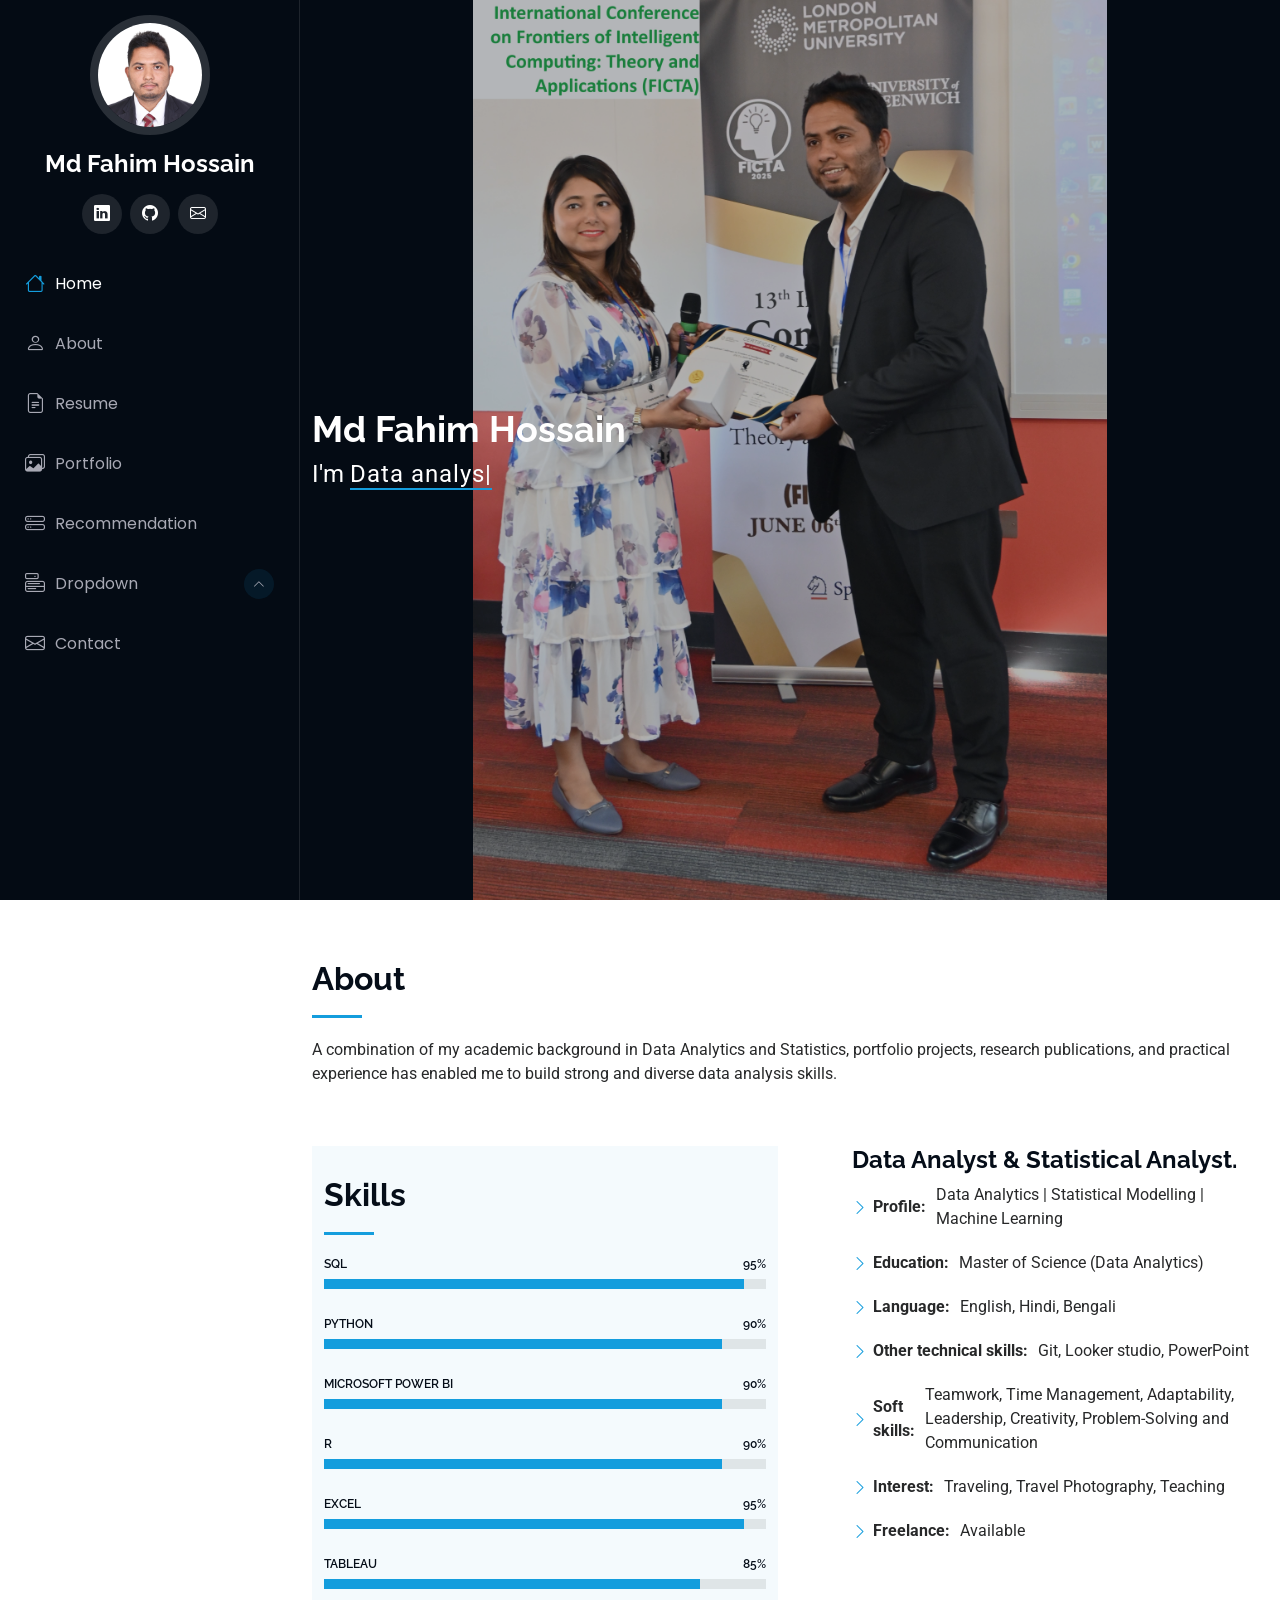
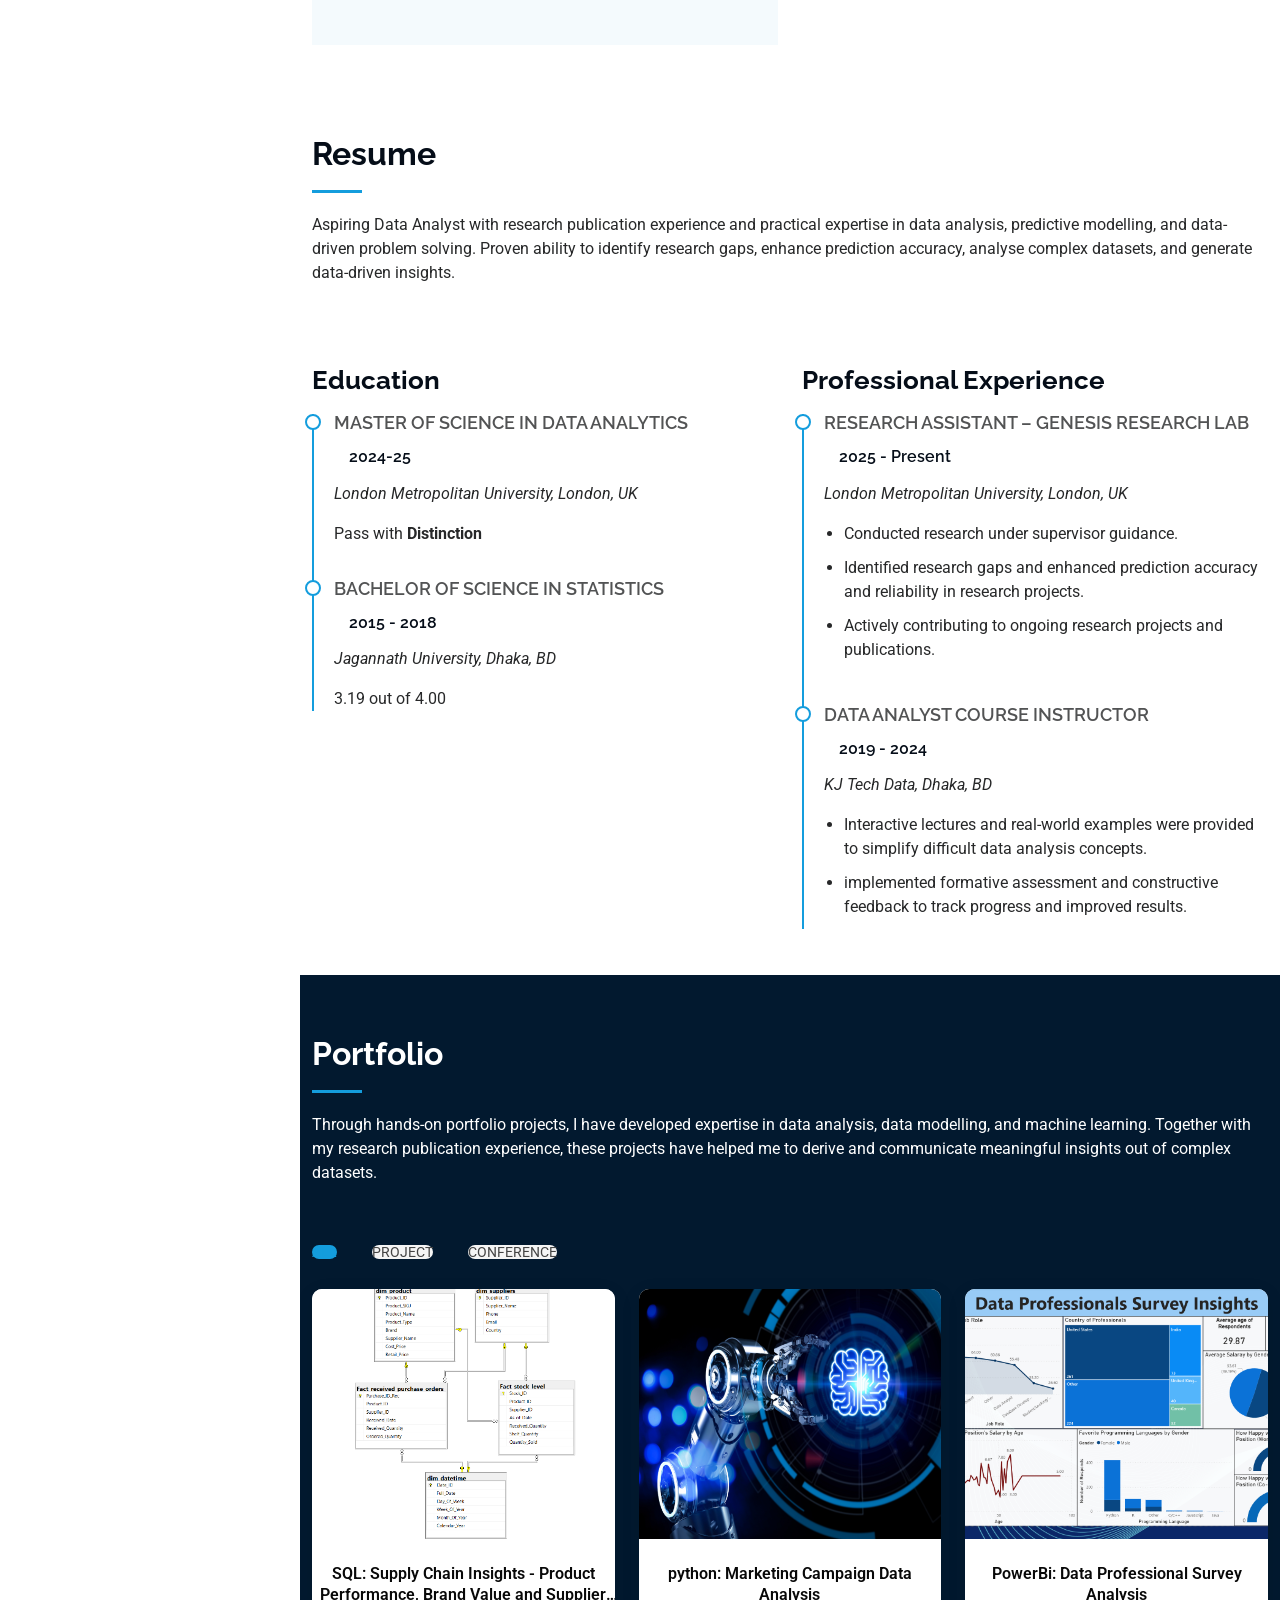
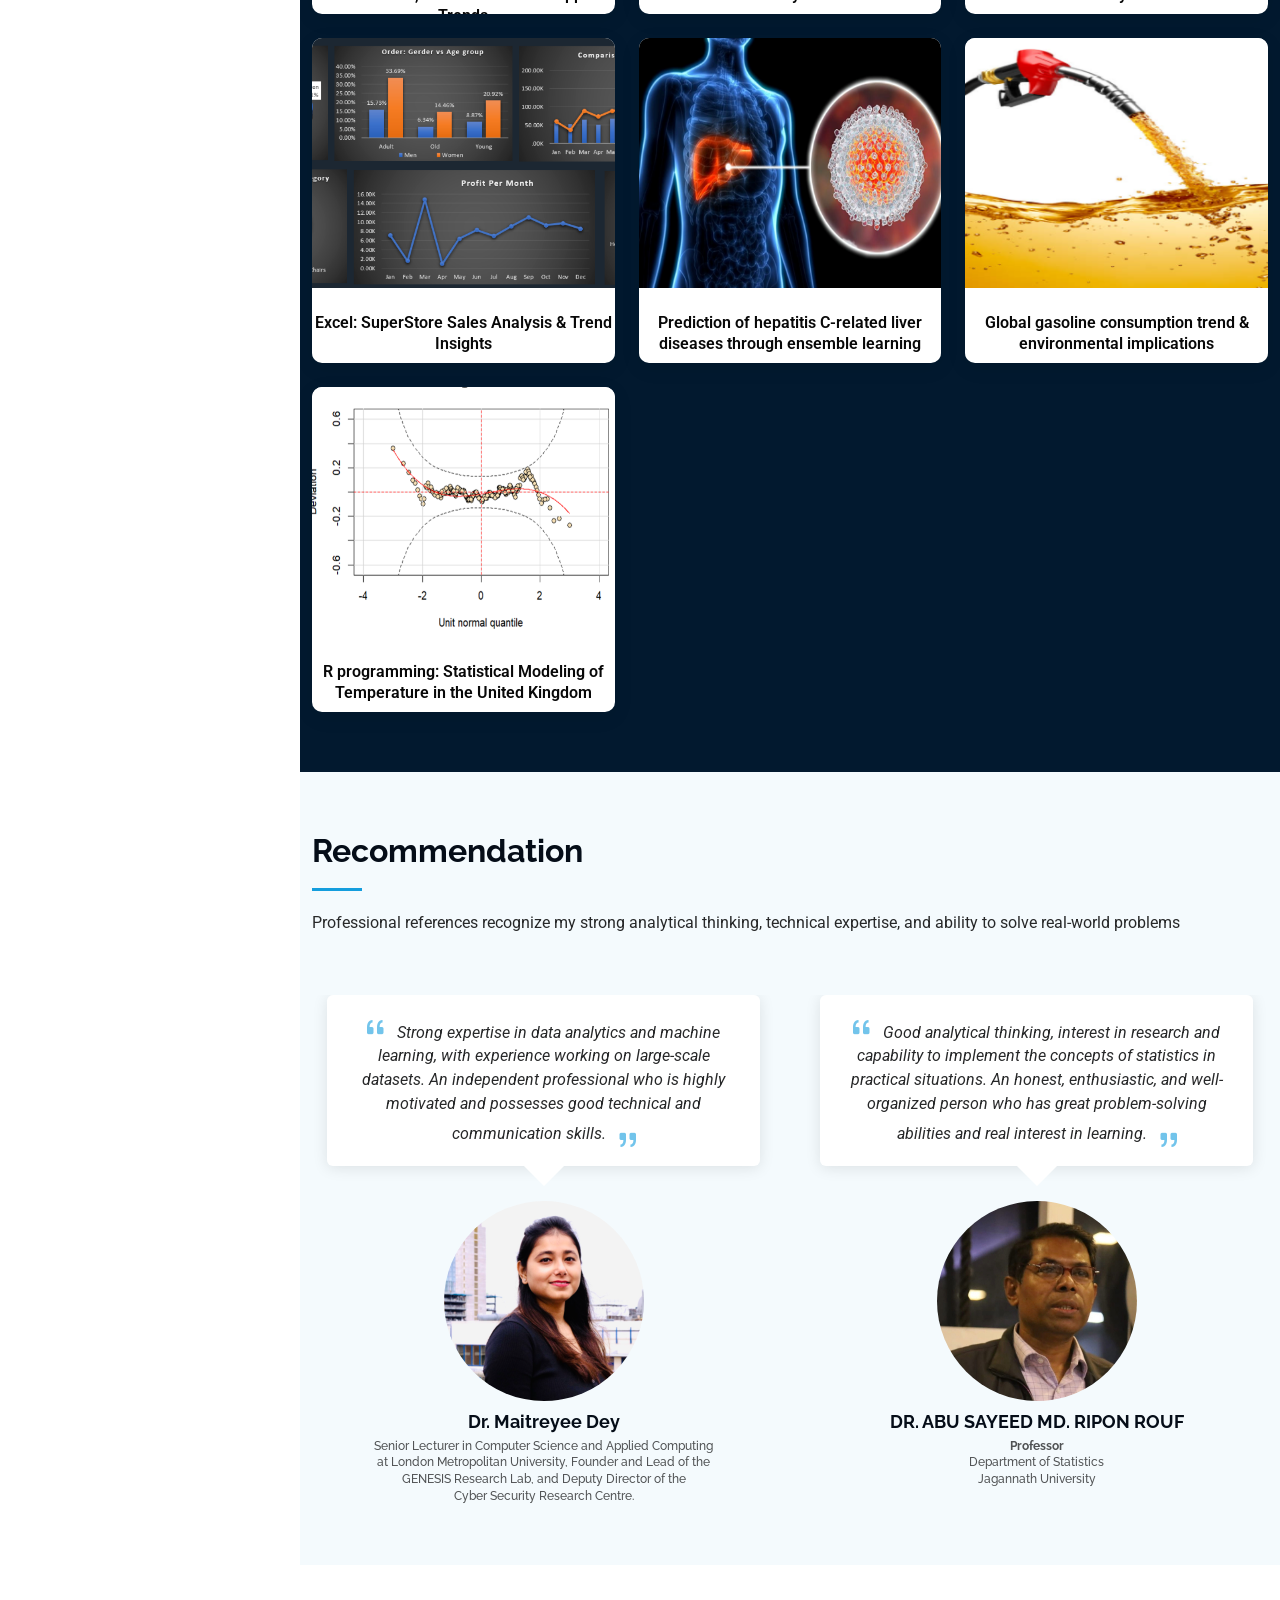
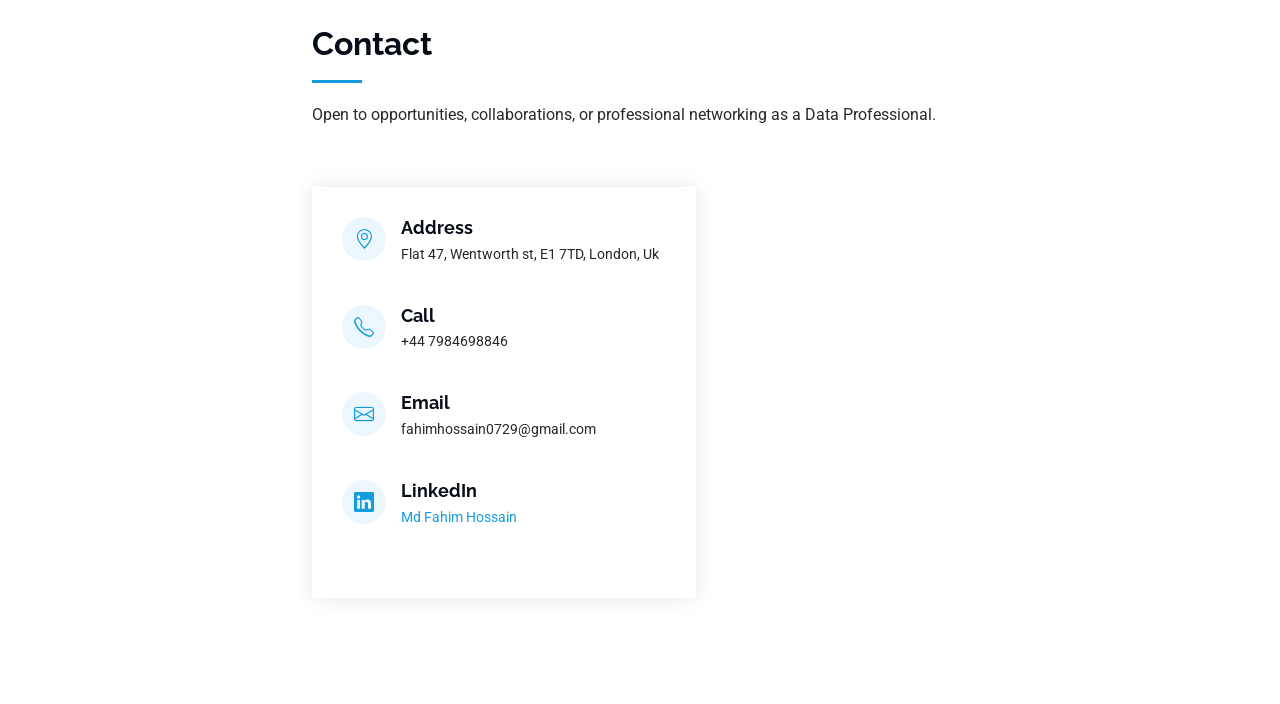
<file: index.html>
<!DOCTYPE html>
<html lang="en">
<head>
  <meta charset="utf-8">
  <meta content="width=device-width, initial-scale=1.0" name="viewport">
  <title>Md Fahim Hossain</title>
  <meta content="" name="description">
  <meta content="" name="keywords">

  <!-- Favicons/F_logo -->
  <link href="assets/img/F_logo.png" rel="icon">
  <link href="assets/img/apple-touch-icon.png" rel="apple-touch-icon">

  <!-- Fonts -->
  <link href="https://fonts.googleapis.com" rel="preconnect">
  <link href="https://fonts.gstatic.com" rel="preconnect" crossorigin>
  <link href="https://fonts.googleapis.com/css2?family=Roboto:ital,wght@0,100;0,300;0,400;0,500;0,700;0,900;1,100;1,300;1,400;1,500;1,700;1,900&family=Poppins:ital,wght@0,100;0,200;0,300;0,400;0,500;0,600;0,700;0,800;0,900;1,100;1,200;1,300;1,400;1,500;1,600;1,700;1,800;1,900&family=Raleway:ital,wght@0,100;0,200;0,300;0,400;0,500;0,600;0,700;0,800;0,900;1,100;1,200;1,300;1,400;1,500;1,600;1,700;1,800;1,900&display=swap" rel="stylesheet">

  <!-- Vendor CSS Files -->
  <link href="assets/vendor/bootstrap/css/bootstrap.min.css" rel="stylesheet">
  <link href="assets/vendor/bootstrap-icons/bootstrap-icons.css" rel="stylesheet">
  <link href="assets/vendor/aos/aos.css" rel="stylesheet">
  <link href="assets/vendor/glightbox/css/glightbox.min.css" rel="stylesheet">
  <link href="assets/vendor/swiper/swiper-bundle.min.css" rel="stylesheet">

  <!-- Main CSS File -->
  <link href="assets/css/main.css" rel="stylesheet">

  <!-- =======================================================
  * Template Name: iPortfolio
  * Template URL: https://bootstrapmade.com/iportfolio-bootstrap-portfolio-websites-template/
  * Updated: Jun 29 2024 with Bootstrap v5.3.3
  * Author: BootstrapMade.com
  * License: https://bootstrapmade.com/license/
  ======================================================== -->
</head>

<body class="index-page">

  <header id="header" class="header dark-background d-flex flex-column">
    <i class="header-toggle d-xl-none bi bi-list"></i>

    <div class="profile-img">
      <img src="assets/img/Fahim.jpg" alt="" class="img-fluid rounded-circle">
    </div>

    <a href="index.html" class="logo d-flex align-items-center justify-content-center">
      <!-- Uncomment the line below if you also wish to use an image logo -->
      <!-- <img src="assets/img/logo.png" alt=""> -->
      <h1 class="sitename">Md Fahim Hossain</h1>
    </a>

    <div class="social-links text-center">
      <!-- <a href="#" class="twitter"><i class="bi bi-twitter-x"></i></a> -->
      <a href="https://www.linkedin.com/in/md-fahim-hossain-b51258227/" class="linkedin" target="_blank"><i class="bi bi-linkedin"></i></a>
      <a href="https://github.com/Fahim-Hossain-Data" class="github" target="_blank"><i class="bi bi-github"></i></a>
      <a href="mailto:fahimhossain0729@gmail.com" class="email" target="_blank"><i class="bi bi-envelope"></i></a>
    </div>

    <nav id="navmenu" class="navmenu">
      <ul>
        <li><a href="#hero" class="active"><i class="bi bi-house navicon"></i>Home</a></li>
        <li><a href="#about"><i class="bi bi-person navicon"></i> About</a></li>
        <li><a href="#resume"><i class="bi bi-file-earmark-text navicon"></i> Resume</a></li>
        <li><a href="#portfolio"><i class="bi bi-images navicon"></i> Portfolio</a></li>
        <li><a href="#Recommendation"><i class="bi bi-hdd-stack navicon"></i> Recommendation</a></li>
        <li class="dropdown"><a href="#"><i class="bi bi-menu-button navicon"></i> <span>Dropdown</span> <i class="bi bi-chevron-up toggle-dropdown"></i></a>
         <!-- <ul>
            <li><a href="#">Dropdown 1</a></li>
            <li class="dropdown"><a href="#"><span>Deep Dropdown</span> <i class="bi bi-chevron-down toggle-dropdown"></i></a>
              <ul>
                <li><a href="#">Deep Dropdown 1</a></li>
                <li><a href="#">Deep Dropdown 2</a></li>
                <li><a href="#">Deep Dropdown 3</a></li>
                <li><a href="#">Deep Dropdown 4</a></li>SSSS
                <li><a href="#">Deep Dropdown 5</a></li>
              </ul>
            </li>
            <li><a href="#">Dropdown 2</a></li>
            <li><a href="#">Dropdown 3</a></li>
            <li><a href="#">Dropdown 4</a></li>
          </ul> -->
        </li>
        <li><a href="#contact"><i class="bi bi-envelope navicon"></i> Contact</a></li>
      </ul>
    </nav>

  </header>

  <main class="main">

    <!-- Hero Section -->
    <section id="hero" class="hero section dark-background">

      <img src="assets/img/Conf_gift.JPG" alt="" data-aos="fade-in" class="">

      <div class="container" data-aos="fade-up" data-aos-delay="100">
        <h2>Md Fahim Hossain</h2>
        <p>I'm <span class="typed" data-typed-items="Data analyst, Statistical analyst, Risk analyst, Researcher">Designer</span><span class="typed-cursor typed-cursor--blink" aria-hidden="true"></span><span class="typed-cursor typed-cursor--blink" aria-hidden="true"></span></p>
      </div>

    </section><!-- /Hero Section -->


    <!-- About Section -->
    <section id="about" class="about section">

      <!-- Section Title -->
      <div class="container section-title" data-aos="fade-up">
        <h2>About</h2>
        <p>A combination of my academic background in Data Analytics and Statistics, portfolio projects, research publications, and practical experience has enabled me to build strong and diverse data analysis skills.</p>
      </div><!-- End Section Title -->

      <div class="container" data-aos="fade-up" data-aos-delay="100">

        <div class="row">
          <!-- Left Column - Skills -->
          <div class="col-lg-6">
            <section id="skills" class="skills section light-background">
              <!-- Section Title -->
              <div class="container section-title" data-aos="fade-up">
                <h2>Skills</h2>
              </div><!-- End Section Title -->

              <div class="container" data-aos="fade-up" data-aos-delay="100">
                <div class="row skills-content skills-animation">
                  <div class="col-lg-12">
                    <div class="progress">
                      <span class="skill"><span>SQL</span> <i class="val">95%</i></span>
                      <div class="progress-bar-wrap">
                        <div class="progress-bar" role="progressbar" aria-valuenow="95" aria-valuemin="0" aria-valuemax="100"></div>
                      </div>
                    </div><!-- End Skills Item -->

                    <div class="progress">
                      <span class="skill"><span>Python</span> <i class="val">90%</i></span>
                      <div class="progress-bar-wrap">
                        <div class="progress-bar" role="progressbar" aria-valuenow="90" aria-valuemin="0" aria-valuemax="100"></div>
                      </div>
                    </div><!-- End Skills Item -->

                    <div class="progress">
                      <span class="skill"><span>Microsoft Power BI</span> <i class="val">90%</i></span>
                      <div class="progress-bar-wrap">
                        <div class="progress-bar" role="progressbar" aria-valuenow="90" aria-valuemin="0" aria-valuemax="100"></div>
                      </div>
                    </div><!-- End Skills Item -->

                    <div class="progress">
                      <span class="skill"><span>R</span> <i class="val">90%</i></span>
                      <div class="progress-bar-wrap">
                        <div class="progress-bar" role="progressbar" aria-valuenow="90" aria-valuemin="0" aria-valuemax="100"></div>
                      </div>
                    </div><!-- End Skills Item -->

                    <div class="progress">
                      <span class="skill"><span> Excel</span> <i class="val">95%</i></span>
                      <div class="progress-bar-wrap">
                        <div class="progress-bar" role="progressbar" aria-valuenow="95" aria-valuemin="0" aria-valuemax="100"></div>
                      </div>
                    </div><!-- End Skills Item -->

                    <div class="progress">
                      <span class="skill"><span>Tableau</span> <i class="val">85%</i></span>
                      <div class="progress-bar-wrap">
                        <div class="progress-bar" role="progressbar" aria-valuenow="85" aria-valuemin="0" aria-valuemax="100"></div>
                      </div>
                    </div><!-- End Skills Item -->
                  </div>
                </div>
              </div>
            </section><!-- /Skills Section -->
          </div>

          <!-- Right Column - Data Analyst Content -->
          <div class="col-lg-6">
            <div class="content" style="padding-left: 50px;">
              <h2>Data Analyst &amp; Statistical Analyst.</h2>
              <div class="row">
                <div class="col-lg-12">
                  <ul>
                    <li><i class="bi bi-chevron-right"></i> <strong>Profile:</strong> <span>Data Analytics | Statistical Modelling | Machine Learning</span></li>
                    <li><i class="bi bi-chevron-right"></i> <strong>Education:</strong> <span>Master of Science (Data Analytics)</span></li>
                    <li><i class="bi bi-chevron-right"></i> <strong>Language:</strong> <span>English, Hindi, Bengali</span></li>
                    <li><i class="bi bi-chevron-right"></i> <strong>Other technical skills:</strong> <span>Git, Looker studio, PowerPoint</span></li>
                    <li><i class="bi bi-chevron-right"></i> <strong>Soft skills:</strong> <span>Teamwork, Time Management,  Adaptability, Leadership, Creativity, Problem-Solving and Communication</span></li>
                    <li><i class="bi bi-chevron-right"></i> <strong>Interest:</strong> <span>Traveling, Travel Photography, Teaching</span></li>
                    <li><i class="bi bi-chevron-right"></i> <strong>Freelance:</strong> <span>Available</span></li>
                  </ul>
                </div>
              </div>
            </div>
          </div>
        </div>

      </div>

    </section><!-- /About Section -->

    <!-- Stats Section -->
    <!-- <section id="stats" class="stats section">

      <div class="container" data-aos="fade-up" data-aos-delay="100">

        <div class="row gy-4">

          <div class="col-lg-3 col-md-6">
            <div class="stats-item">
              <i class="bi bi-emoji-smile"></i>
              <span data-purecounter-start="0" data-purecounter-end="232" data-purecounter-duration="1" class="purecounter"></span>
              <p><strong>Happy Clients</strong> <span>consequuntur quae</span></p>
            </div>
          </div>--><!-- End Stats Item -->

          <!-- <div class="col-lg-3 col-md-6">
            <div class="stats-item">
              <i class="bi bi-journal-richtext"></i>
              <span data-purecounter-start="0" data-purecounter-end="521" data-purecounter-duration="1" class="purecounter"></span>
              <p><strong>Projects</strong> <span>adipisci atque cum quia aut</span></p>
            </div>
          </div>--><!-- End Stats Item -->

          <!-- <div class="col-lg-3 col-md-6">
            <div class="stats-item">
              <i class="bi bi-headset"></i>
              <span data-purecounter-start="0" data-purecounter-end="1453" data-purecounter-duration="1" class="purecounter"></span>
              <p><strong>Hours Of Support</strong> <span>aut commodi quaerat</span></p>
            </div>
          </div>--><!-- End Stats Item -->

          <!-- <div class="col-lg-3 col-md-6">
            <div class="stats-item">
              <i class="bi bi-people"></i>
              <span data-purecounter-start="0" data-purecounter-end="32" data-purecounter-duration="1" class="purecounter"></span>
              <p><strong>Hard Workers</strong> <span>rerum asperiores dolor</span></p>
            </div>
          </div>--><!-- End Stats Item -->

        <!-- </div> -->

      <!-- </div> -->

    <!-- </section>--><!-- /Stats Section -->


    <!-- Resume Section -->
    <section id="resume" class="resume section">

      <!-- Section Title -->
      <div class="container section-title" data-aos="fade-up">
        <h2>Resume</h2>
        <p>Aspiring Data Analyst with research publication experience and practical expertise in data analysis, predictive modelling, and data-driven problem solving. Proven ability to identify research gaps, enhance prediction accuracy, analyse complex datasets, and generate data-driven insights.</p>
      </div><!-- End Section Title -->

      <div class="container">

        <div class="row">

          <div class="col-lg-6" data-aos="fade-up" data-aos-delay="100">
            <!-- <h3 class="resume-title">Sumary</h3> -->

            <!-- <div class="resume-item pb-0">
              <h4>Brandon Johnson</h4>
              <p><em>Innovative and deadline-driven Graphic Designer with 3+ years of experience designing and developing user-centered digital/print marketing material from initial concept to final, polished deliverable.</em></p>
              <ul>
                <li>Portland par 127,Orlando, FL</li>
                <li>(123) 456-7891</li>
                <li>alice.barkley@example.com</li>
              </ul>
            </div>Edn Resume Item -->

            <h3 class="resume-title">Education</h3>
            <div class="resume-item">
              <h4>Master of Science in Data Analytics</h4>
              <h5>2024-25</h5>
              <p><em>London Metropolitan University, London, UK</em></p>
              <p>Pass with <strong>Distinction</strong></p>
            </div><!-- Edn Resume Item -->

            <div class="resume-item">
              <h4>Bachelor of Science in Statistics</h4>
              <h5>2015 - 2018</h5>
              <p><em>Jagannath University, Dhaka, BD</em></p>
              <p>3.19 out of 4.00</p>
            </div><!-- Edn Resume Item -->

          </div>

          <div class="col-lg-6" data-aos="fade-up" data-aos-delay="200">
            <h3 class="resume-title">Professional Experience</h3>
            <div class="resume-item">
              <h4>Research Assistant – GENESIS Research Lab</h4>
              <h5>2025 - Present</h5>
              <p><em>London Metropolitan University, London, UK</em></p>
              <ul>
                <li>Conducted research under supervisor guidance.</li>
                <li>Identified research gaps and enhanced prediction accuracy and reliability in research projects.</li>
                <li>Actively contributing to ongoing research projects and publications.</li>
              </ul>
            </div><!-- Edn Resume Item -->

            <div class="resume-item">
              <h4>DATA ANALYST COURSE INSTRUCTOR</h4>
              <h5>2019 - 2024</h5>
              <p><em>KJ Tech Data, Dhaka, BD</em></p>
              <ul>
                <li>Interactive lectures and real-world examples were provided to simplify difficult data analysis concepts.</li>
                <li>implemented formative assessment and constructive feedback to track progress and improved results.</li>
              </ul>
            </div><!-- Edn Resume Item -->

          </div>

        </div>

      </div>

    </section><!-- /Resume Section -->

    <!-- Portfolio Section -->
    <section id="portfolio" class="portfolio section section portfolio-section-bg">

      <!-- Section Title -->
      <div class="container section-title" data-aos="fade-up">
        <h2>Portfolio</h2>
        <p>Through hands-on portfolio projects, I have developed expertise in data analysis, data modelling, and machine learning. Together with my research publication experience, these projects have helped me to derive and communicate meaningful insights out of complex datasets.</p>
      </div><!-- End Section Title -->

      <div class="container">

        <div class="isotope-layout" data-default-filter="*" data-layout="masonry" data-sort="original-order">

          <ul class="portfolio-filters isotope-filters" data-aos="fade-up" data-aos-delay="100">
            <li data-filter="*" class="filter-active">All</li>
            <li data-filter=".filter-Projects">Project</li>
            <li data-filter=".filter-Conference">Conference</li>
            <!-- <li data-filter=".filter-Journal">Journal</li> -->
            <!-- <li data-filter=".filter-books">Books</li> -->
          </ul><!-- End Portfolio Filters -->

          <div class="row gy-4 isotope-container" data-aos="fade-up" data-aos-delay="200">


            <div class="col-lg-4 col-md-6 portfolio-item isotope-item filter-Projects">
              <div class="portfolio-content h-100">
                <img src="assets/img/portfolio/SQL/Database_Diagram.png" class="img-fluid" alt="">
                <!-- ADD THE CLASS HERE -->
                <p class="portfolio-visible-title">SQL: Supply Chain Insights - Product Performance, Brand Value and Supplier Trends</p>  <!-- kepp visible Name -->
                <div class="portfolio-info">
                  <!-- <h4>App 1</h4> -->
                  <a href="assets/img/portfolio/SQL/Database_Diagram.png" title="Project 1" data-gallery="portfolio-gallery-app" class="glightbox preview-link"><i class="bi bi-zoom-in"></i></a>
                  <a href="portfolio-details-SQL.html" title="More Details" class="details-link"><i class="bi bi-link-45deg"></i></a>
                </div>
              </div>
            </div><!-- End Portfolio Item -->


            <div class="col-lg-4 col-md-6 portfolio-item isotope-item filter-Projects">
              <div class="portfolio-content h-100">
                <img src="assets/img/portfolio/python_preprocessing.png" class="img-fluid" alt="">
                <!-- ADD THE CLASS HERE -->
                <p class="portfolio-visible-title">python: Marketing Campaign Data Analysis</p>  <!-- kepp visible Name -->
                <div class="portfolio-info">
                  <!-- <h4>App 1</h4> -->
                  <a href="assets/img/portfolio/python_preprocessing.png" title="Project 2" data-gallery="portfolio-gallery-app" class="glightbox preview-link"><i class="bi bi-zoom-in"></i></a>
                  <a href="portfolio-details-Pythone-preprocessing.html" title="More Details" class="details-link"><i class="bi bi-link-45deg"></i></a>
                </div>
              </div>
            </div><!-- End Portfolio Item -->


            <div class="col-lg-4 col-md-6 portfolio-item isotope-item filter-Projects">
              <div class="portfolio-content h-100">
                <img src="assets/img/portfolio/PowerBi/DashBoard.png" class="img-fluid" alt="">
                <!-- ADD THE CLASS HERE -->
                <p class="portfolio-visible-title">PowerBi: Data Professional Survey Analysis</p>  <!-- kepp visible Name -->
                <div class="portfolio-info">
                  <!-- <h4>App 1</h4> -->
                  <a href="assets/img/portfolio/PowerBi/DashBoard.png" title="Project 3" data-gallery="portfolio-gallery-app" class="glightbox preview-link"><i class="bi bi-zoom-in"></i></a>
                  <a href="portfolio-details-PowerBi.html" title="More Details" class="details-link"><i class="bi bi-link-45deg"></i></a>
                </div>
              </div>
            </div><!-- End Portfolio Item -->

            
            <div class="col-lg-4 col-md-6 portfolio-item isotope-item filter-Projects">
              <div class="portfolio-content h-100">
                <img src="assets/img/portfolio/Excel/2020.png" class="img-fluid" alt="">
                <!-- ADD THE CLASS HERE -->
                <p class="portfolio-visible-title">Excel: SuperStore Sales Analysis & Trend Insights</p>  <!-- kepp visible Name -->
                <div class="portfolio-info">
                  <!-- <h4>App 1</h4> -->
                  <a href="assets/img/portfolio/Excel/2020.png" title="Project 4" data-gallery="portfolio-gallery-app" class="glightbox preview-link"><i class="bi bi-zoom-in"></i></a>
                  <a href="portfolio-details-Excel.html" title="More Details" class="details-link"><i class="bi bi-link-45deg"></i></a>
                </div>
              </div>
            </div><!-- End Portfolio Item -->


            <div class="col-lg-4 col-md-6 portfolio-item isotope-item filter-Conference">
              <div class="portfolio-content h-100">
                <img src="assets/img/portfolio/HCV/HCV.png" class="img-fluid" alt="">
                <!-- ADD THE CLASS HERE -->
                <p class="portfolio-visible-title">Prediction of hepatitis C-related liver diseases through ensemble learning</p>  <!-- kepp visible Name -->
                <div class="portfolio-info">
                  <!-- <h4>App 1</h4> -->
                  <a href="assets/img/portfolio/HCV/HCV.png" title="Conference 1" data-gallery="portfolio-gallery-app" class="glightbox preview-link"><i class="bi bi-zoom-in"></i></a>
                  <a href="portfolio-details-HCV.html" title="More Details" class="details-link"><i class="bi bi-link-45deg"></i></a>
                </div>
              </div>
            </div><!-- End Portfolio Item -->

            
            <div class="col-lg-4 col-md-6 portfolio-item isotope-item filter-Conference">
              <div class="portfolio-content h-100">
                <img src="assets/img/portfolio/Gasoline/Gasoline.png" class="img-fluid" alt="">
                <!-- ADD THE CLASS HERE -->
                <p class="portfolio-visible-title">Global gasoline consumption trend & environmental implications</p>  <!-- kepp visible Name -->
                <div class="portfolio-info">
                  <!-- <h4>App 1</h4> -->
                  <a href="assets/img/portfolio/Gasoline/Gasoline.png" title="Conference 2" data-gallery="portfolio-gallery-app" class="glightbox preview-link"><i class="bi bi-zoom-in"></i></a>
                  <a href="portfolio-details-Gasoline.html" title="More Details" class="details-link"><i class="bi bi-link-45deg"></i></a>
                </div>
              </div>
            </div><!-- End Portfolio Item -->

           <div class="col-lg-4 col-md-6 portfolio-item isotope-item filter-Projects">
              <div class="portfolio-content h-100">
                <img src="assets/img/portfolio/R_Prog/Worm-Plot_exGAUS.png" class="img-fluid" alt="">
                <!-- ADD THE CLASS HERE -->
                <p class="portfolio-visible-title">R programming: Statistical Modeling of Temperature in the United Kingdom</p>  <!-- kepp visible Name -->
                <div class="portfolio-info">
                  <!-- <h4>App 1</h4> -->
                  <a href="assets/img/portfolio/R_Prog/Worm-Plot_exGAUS.png" title="Project 5" data-gallery="portfolio-gallery-app" class="glightbox preview-link"><i class="bi bi-zoom-in"></i></a>
                  <a href="portfolio-details-R.html" title="More Details" class="details-link"><i class="bi bi-link-45deg"></i></a>
                </div>
              </div>
            </div><!-- End Portfolio Item -->

            

            <!-- <div class="col-lg-4 col-md-6 portfolio-item isotope-item filter-Journal"> -->
              <!-- <div class="portfolio-content h-100"> -->
                <!-- <img src="assets/img/portfolio/app-1.jpg" class="img-fluid" alt=""> -->
                <!-- ADD THE CLASS HERE -->
                <!-- <p class="portfolio-visible-title">Lorem ipsum, dolor sit amet consectetur</p>  kepp visible Name -->
                <!-- <div class="portfolio-info"> -->
                  <!-- <h4>App 1</h4> -->
                  <!-- <a href="assets/img/portfolio/app-1.jpg" title="App 1" data-gallery="portfolio-gallery-app" class="glightbox preview-link"><i class="bi bi-zoom-in"></i></a> -->
                  <!-- <a href="portfolio-details-app1.html" title="More Details" class="details-link"><i class="bi bi-link-45deg"></i></a> -->
                <!-- </div> -->
              <!-- </div> -->
            <!-- </div>End Portfolio Item -->

          </div><!-- End Portfolio Container -->

        </div>

      </div>

    </section><!-- /Portfolio Section -->

    <!-- Services Section -->
  <!-- /Services Section -->

    <!-- Testimonials Section -->
<section id="Recommendation" class="Recommendation section light-background">

  <!-- Section Title -->
  <div class="container section-title" data-aos="fade-up">
    <h2>Recommendation</h2>
    <p>Professional references recognize my strong analytical thinking, technical expertise, and ability to solve real-world problems</p>
  </div><!-- End Section Title -->

  <div class="container" data-aos="fade-up" data-aos-delay="100">

    <div class="swiper init-swiper">
      <script type="application/json" class="swiper-config">
        {
          "loop": true,
          "speed": 600,
          "autoplay": {
            "delay": 5000
          },
          "slidesPerView": 1,
          "spaceBetween": 30,
          "pagination": {
            "el": ".swiper-pagination",
            "type": "bullets",
            "clickable": true
          },
          "breakpoints": {
            "320": {
              "slidesPerView": 1,
              "spaceBetween": 20
            },
            "768": {
              "slidesPerView": 2,
              "spaceBetween": 30
            }
          }
        }
      </script>
      <div class="swiper-wrapper">
        
        <div class="swiper-slide">
          <div class="testimonial-item">
            <p>
              <i class="bi bi-quote quote-icon-left"></i>
              <span>Strong expertise in data analytics and machine learning, with experience working on large-scale datasets. An independent professional who is highly motivated and possesses good technical and communication skills.</span>
              <i class="bi bi-quote quote-icon-right"></i>
            </p>
            <img src="assets/img/Dr. Maitreyee Dey.png" class="testimonial-img" alt="">
            <h3>Dr. Maitreyee Dey</h3>
            <h4>Senior Lecturer in Computer Science and Applied Computing<br>
at London Metropolitan University, Founder and Lead of the<br>
GENESIS Research Lab, and Deputy Director of the<br>
Cyber Security Research Centre.</h4>
          </div>
        </div>
        <!-- End testimonial item -->

        <div class="swiper-slide">
          <div class="testimonial-item">
            <p>
              <i class="bi bi-quote quote-icon-left"></i>
              <span>Good analytical thinking, interest in research and capability to implement the concepts of statistics in practical situations. An honest, enthusiastic, and well-organized person who has great problem-solving abilities and real interest in learning.</span>
              <i class="bi bi-quote quote-icon-right"></i>
            </p>
            <img src="assets/img/DR. ABU SAYEED MD. RIPON ROUF.jpg" class="testimonial-img" alt="">
            <h3>DR. ABU SAYEED MD. RIPON ROUF</h3>
            <h4>
  <strong>Professor</strong><br>
  Department of Statistics<br>
  Jagannath University
</h4>
          </div>
        </div>
        <!-- End testimonial item -->

      </div>
      <div class="swiper-pagination"></div>
    </div>

  </div>

</section><!-- /Testimonials Section -->

    <!-- Contact Section -->
    <section id="contact" class="contact section">

      <!-- Section Title -->
      <div class="container section-title" data-aos="fade-up">
        <h2>Contact</h2>
        <p>Open to opportunities, collaborations, or professional networking as a Data Professional.</p>
      </div><!-- End Section Title -->

      <div class="container" data-aos="fade-up" data-aos-delay="100">

        <div class="row gy-4">
          <!-- Left Column: Contact Info (5 columns) -->
          <div class="col-lg-5">
            <div class="info-wrap">
              <div class="info-item d-flex" data-aos="fade-up" data-aos-delay="200">
                <i class="bi bi-geo-alt flex-shrink-0"></i>
                <div>
                  <h3>Address</h3>
                  <p>Flat 47, Wentworth st, E1 7TD, London, Uk</p>
                </div>
              </div><!-- End Info Item -->

              <div class="info-item d-flex" data-aos="fade-up" data-aos-delay="300">
                <i class="bi bi-telephone flex-shrink-0"></i>
                <div>
                  <h3>Call</h3>
                  <p>+44 7984698846</p>
                </div>
              </div><!-- End Info Item -->

              <div class="info-item d-flex" data-aos="fade-up" data-aos-delay="400">
                <i class="bi bi-envelope flex-shrink-0"></i>
                <div>
                  <h3>Email</h3>
                  <p>fahimhossain0729@gmail.com</p>
                </div>
              </div><!-- End Info Item -->

              <div class="info-item d-flex" data-aos="fade-up" data-aos-delay="450">
                <i class="bi bi-linkedin flex-shrink-0"></i>
                <div>
                  <h3>LinkedIn</h3>
                  <p><a href="https://www.linkedin.com/in/md-fahim-hossain-b51258227/" target="_blank" rel="noopener noreferrer">Md Fahim Hossain</a></p>
                </div>
              </div><!-- End Info Item -->
            </div>         
          </div><!-- End Left Column -->
         

          <!-- Right Column: Map (7 columns) -->
          <div class="col-lg-7">
            <iframe 
              src="https://www.google.com/maps/embed?pb=!1m18!1m12!1m3!1d42922.181413980805!2d-0.12132562766529366!3d51.51173750058231!2m3!1f0!2f0!3f0!3m2!1i1024!2i768!4f13.1!3m3!1m2!1s0x48761cb4ed1308cf%3A0x41f813221ee46cf9!2sWentworth%20St%2C%20London%20E1%207TD!5e0!3m2!1sen!2suk!4v1771725666873!5m2!1sen!2suk" 
              width="100%" 
              height="450" 
              style="border:0; border-radius: 8px;" 
              allowfullscreen="" 
              loading="lazy" 
              referrerpolicy="no-referrer-when-downgrade">
            </iframe>
          </div><!-- End Right Column -->
        </div>

      </div>

    </section><!-- End Contact Section -->

  </main>

  <!-- Scroll Top -->
  <a href="#" id="scroll-top" class="scroll-top d-flex align-items-center justify-content-center"><i class="bi bi-arrow-up-short"></i></a>

  <!-- Preloader -->
  <div id="preloader"></div>

  <!-- Vendor JS Files -->
  <script src="assets/vendor/bootstrap/js/bootstrap.bundle.min.js"></script>
  <script src="assets/vendor/php-email-form/validate.js"></script>
  <script src="assets/vendor/aos/aos.js"></script>
  <script src="assets/vendor/typed.js/typed.umd.js"></script>
  <script src="assets/vendor/purecounter/purecounter_vanilla.js"></script>
  <script src="assets/vendor/waypoints/noframework.waypoints.js"></script>
  <script src="assets/vendor/glightbox/js/glightbox.min.js"></script>
  <script src="assets/vendor/imagesloaded/imagesloaded.pkgd.min.js"></script>
  <script src="assets/vendor/isotope-layout/isotope.pkgd.min.js"></script>
  <script src="assets/vendor/swiper/swiper-bundle.min.js"></script>

  <!-- Main JS File -->
  <script src="assets/js/main.js"></script>

</body>

</html>
</file>
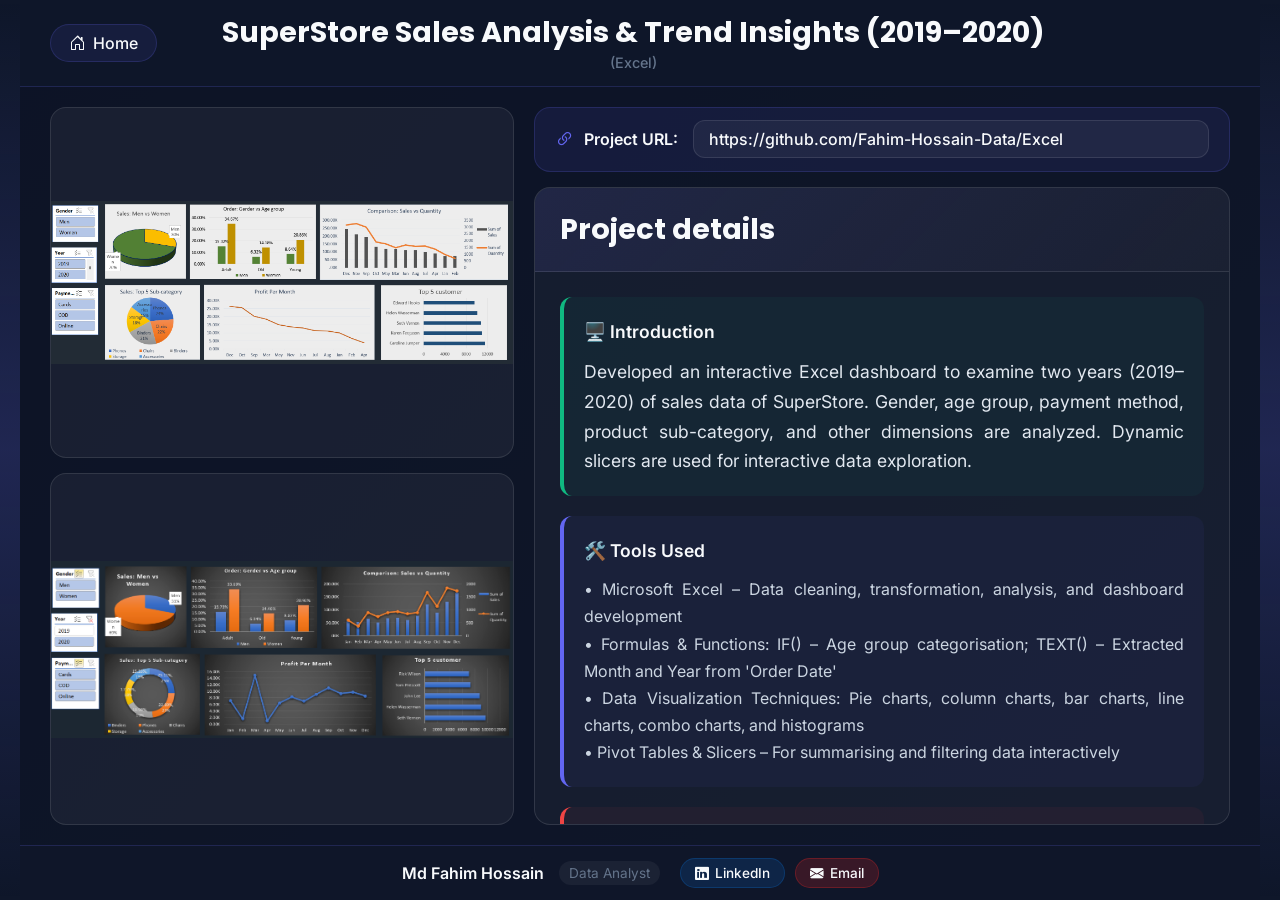
<file: portfolio-details-Excel.html>
<!DOCTYPE html>
<html lang="en">
<head>
    <meta charset="UTF-8">
    <meta name="viewport" content="width=device-width, initial-scale=1.0">
    <title>Project 4 - SuperStore Sales Analysis & Trend Insights</title>
    
    <!-- Favicon -->
    <link rel="icon" type="image/png" href="assets/img/F_logo.png">
    <link rel="shortcut icon" href="assets/img/F_logo.png" type="image/x-icon">
    
    <!-- Google Fonts -->
    <link rel="preconnect" href="https://fonts.googleapis.com">
    <link rel="preconnect" href="https://fonts.gstatic.com" crossorigin>
    <link href="https://fonts.googleapis.com/css2?family=Poppins:wght@400;500;600;700&family=Inter:wght@300;400;500;600&display=swap" rel="stylesheet">
    
    <!-- Bootstrap Icons -->
    <link rel="stylesheet" href="https://cdn.jsdelivr.net/npm/bootstrap-icons@1.10.0/font/bootstrap-icons.css">
    
    <style>
        /* ===== CSS VARIABLES ===== */
        :root {
            --primary: #6366f1;
            --primary-dark: #4f46e5;
            --secondary: #10b981;
            --dark: #0f172a;
            --darker: #020617;
            --light: #f8fafc;
            --gray: #64748b;
            --gray-light: #e2e8f0;
            
            --gradient-primary: linear-gradient(135deg, #6366f1 0%, #8b5cf6 100%);
            --gradient-dark: linear-gradient(135deg, #0f172a 0%, #1e293b 100%);
            --gradient-success: linear-gradient(135deg, #10b981 0%, #34d399 100%);
            
            --glass-bg: rgba(255, 255, 255, 0.05);
            --glass-border: rgba(255, 255, 255, 0.1);
            
            --shadow-sm: 0 4px 6px -1px rgba(0, 0, 0, 0.1);
            --shadow-md: 0 10px 25px -5px rgba(0, 0, 0, 0.1);
            --shadow-lg: 0 20px 50px -12px rgba(0, 0, 0, 0.25);
            
            --transition-smooth: all 0.3s ease;
            --radius-md: 12px;
            --radius-lg: 16px;
            --radius-full: 9999px;
        }
        
        /* ===== RESET & BASE ===== */
        * {
            margin: 0;
            padding: 0;
            box-sizing: border-box;
        }
        
        html {
            scroll-behavior: smooth;
            height: 100%;
        }
        
        body {
            font-family: 'Inter', -apple-system, BlinkMacSystemFont, sans-serif;
            background: linear-gradient(135deg, var(--darker) 0%, var(--dark) 100%);
            color: var(--light);
            min-height: 100vh;
            overflow-x: hidden;
            display: flex;
            flex-direction: column;
            height: 100%;
        }
        
        /* ===== MAIN LAYOUT ===== */
        .portfolio-container {
            min-height: 100vh;
            border-left: 20px solid var(--dark);
            border-right: 20px solid var(--dark);
            background: rgba(15, 23, 42, 0.8);
            position: relative;
            display: flex;
            flex-direction: column;
            flex: 1;
        }
        
        .portfolio-container::before,
        .portfolio-container::after {
            content: '';
            position: fixed;
            top: 0;
            width: 20px;
            height: 100%;
            background: linear-gradient(to bottom, transparent, var(--primary), transparent);
            z-index: 1000;
            opacity: 0.2;
        }
        
        .portfolio-container::before { left: 0; }
        .portfolio-container::after { right: 0; }
        
        /* ===== COMPACT HEADER ===== */
        .compact-header {
            padding: 15px 30px;
            background: rgba(15, 23, 42, 0.9);
            border-bottom: 1px solid rgba(99, 102, 241, 0.2);
            display: flex;
            align-items: center;
            gap: 30px;
            position: sticky;
            top: 0;
            z-index: 100;
            flex-shrink: 0;
        }
        
        /* Home Button Only */
        .home-button {
            display: inline-flex;
            align-items: center;
            gap: 8px;
            color: var(--light);
            text-decoration: none;
            font-weight: 500;
            padding: 8px 18px;
            border-radius: var(--radius-full);
            background: rgba(99, 102, 241, 0.1);
            border: 1px solid rgba(99, 102, 241, 0.2);
            transition: var(--transition-smooth);
        }
        
        .home-button:hover {
            background: rgba(99, 102, 241, 0.2);
            transform: translateY(-2px);
            box-shadow: var(--shadow-md);
        }
        
        /* Two-Line Title */
        .page-title-compact {
            flex: 1;
            text-align: center;
            line-height: 1.2;
        }
        
        .page-title-compact h1 {
            font-family: 'Poppins', sans-serif;
            font-size: 1.8rem;
            font-weight: 700;
            color: var(--light);
            margin-bottom: 4px;
        }
        
        .page-title-compact .subtitle {
            font-size: 0.9rem;
            color: var(--gray);
            font-weight: 500;
        }
        
        /* Empty Space for Balance */
        .header-balance {
            width: 120px;
        }
        
        /* ===== MAIN CONTENT ===== */
        .main-content-wrapper {
            padding: 20px 30px;
            display: flex;
            flex-direction: column;
            gap: 20px;
            flex: 1;
            overflow-y: auto;
        }
        
        /* Two Column Layout */
        .two-column-wrapper {
            display: flex;
            gap: 20px;
            height: calc(100vh - 230px);
            min-height: 500px;
            flex: 1;
        }
        
        /* Left Column - Images - UPDATED FOR FULL IMAGES */
        .images-column {
            flex: 2;
            display: flex;
            flex-direction: column;
            gap: 15px;
            overflow: auto;
        }
        
        .image-display {
            flex: 1;
            background: var(--glass-bg);
            border-radius: var(--radius-lg);
            border: 1px solid var(--glass-border);
            overflow: auto;
            position: relative;
            transition: var(--transition-smooth);
            display: flex;
            align-items: center;
            justify-content: center;
            min-height: 250px;
        }
        
        .image-display:hover {
            transform: translateY(-5px);
            border-color: var(--primary);
            box-shadow: var(--shadow-lg);
        }
        
        .project-image {
            max-width: 100%;
            max-height: 100%;
            object-fit: contain;
            transition: transform 0.4s ease;
            display: block;
        }
        
        .image-display:hover .project-image {
            transform: scale(1.03);
        }
        
        /* Right Column - Content */
        .content-column {
            flex: 3;
            display: flex;
            flex-direction: column;
            gap: 15px;
        }
        
        /* Compact URL Bar */
        .compact-url {
            background: rgba(99, 102, 241, 0.1);
            border-radius: var(--radius-lg);
            padding: 15px 20px;
            border: 1px solid rgba(99, 102, 241, 0.2);
            display: flex;
            align-items: center;
            gap: 15px;
            transition: var(--transition-smooth);
            height: 65px;
            flex-shrink: 0;
        }
        
        .compact-url:hover {
            background: rgba(99, 102, 241, 0.15);
            border-color: var(--primary);
        }
        
        .url-label {
            display: flex;
            align-items: center;
            gap: 10px;
            font-weight: 600;
            color: var(--light);
            white-space: nowrap;
        }
        
        .url-label i {
            color: var(--primary);
            font-size: 1.2rem;
        }
        
        .url-display {
            flex: 1;
            color: var(--light);
            text-decoration: none;
            font-weight: 500;
            padding: 8px 15px;
            background: rgba(255, 255, 255, 0.05);
            border-radius: var(--radius-md);
            border: 1px solid rgba(255, 255, 255, 0.1);
            overflow: hidden;
            text-overflow: ellipsis;
            white-space: nowrap;
            transition: var(--transition-smooth);
        }
        
        .url-display:hover {
            background: rgba(255, 255, 255, 0.1);
            color: var(--primary);
        }
        
        /* Description Box - Same as Before */
        .description-container {
            flex: 1;
            background: var(--glass-bg);
            border-radius: var(--radius-lg);
            border: 1px solid var(--glass-border);
            overflow: hidden;
            display: flex;
            flex-direction: column;
        }
        
        .description-title {
            padding: 20px 25px;
            background: linear-gradient(135deg, rgba(99, 102, 241, 0.1), transparent);
            border-bottom: 1px solid var(--glass-border);
            flex-shrink: 0;
        }
        
        .description-title h2 {
            font-family: 'Poppins', sans-serif;
            font-size: 1.8rem;
            font-weight: 700;
            color: var(--light);
        }
        
        .description-content {
            flex: 1;
            padding: 25px;
            overflow-y: auto;
            background: rgba(15, 23, 42, 0.3);
        }
        
        .description-content::-webkit-scrollbar {
            width: 6px;
        }
        
        .description-content::-webkit-scrollbar-track {
            background: rgba(255, 255, 255, 0.05);
            border-radius: var(--radius-full);
        }
        
        .description-content::-webkit-scrollbar-thumb {
            background: var(--gradient-primary);
            border-radius: var(--radius-full);
        }
        
        /* Paragraph Styles - with text-align: justify */
        .para-1 {
            font-size: 1.1rem;
            color: #e2e8f0;
            line-height: 1.7;
            margin-bottom: 20px;
            padding: 20px;
            background: rgba(16, 185, 129, 0.05);
            border-radius: var(--radius-md);
            border-left: 4px solid var(--secondary);
            text-align: justify;
            hyphens: auto;
            -webkit-hyphens: auto;
            -ms-hyphens: auto;
        }
        
        .para-2 {
            font-size: 1rem;
            color: #cbd5e1;
            line-height: 1.7;
            margin-bottom: 20px;
            padding: 20px;
            background: rgba(99, 102, 241, 0.05);
            border-radius: var(--radius-md);
            border-left: 4px solid var(--primary);
            text-align: justify;
            hyphens: auto;
            -webkit-hyphens: auto;
            -ms-hyphens: auto;
        }
        
        .para-3 {
            font-size: 1rem;
            color: #f8fafc;
            line-height: 1.7;
            margin-bottom: 20px;
            padding: 20px;
            background: rgba(239, 68, 68, 0.05);
            border-radius: var(--radius-md);
            border-left: 4px solid #ef4444;
            font-style: italic;
            text-align: justify;
            hyphens: auto;
            -webkit-hyphens: auto;
            -ms-hyphens: auto;
        }
        
        .para-1 strong,
        .para-2 strong,
        .para-3 strong {
            color: var(--light);
            font-weight: 600;
            display: block;
            margin-bottom: 10px;
            font-size: 1.1rem;
            text-align: left;
        }
        
        /* ===== COMPACT FOOTER - FIXED AT BOTTOM ===== */
        .compact-footer {
            background: rgba(15, 23, 42, 0.95);
            padding: 12px 30px;
            border-top: 1px solid rgba(99, 102, 241, 0.2);
            display: flex;
            justify-content: center;
            align-items: center;
            gap: 20px;
            min-height: 50px;
            flex-shrink: 0;
            position: sticky;
            bottom: 0;
            width: 100%;
            z-index: 100;
            margin-top: auto;
        }
        
        .footer-info {
            display: flex;
            align-items: center;
            gap: 15px;
        }
        
        .footer-name {
            font-weight: 600;
            color: var(--light);
            font-size: 1rem;
        }
        
        .footer-title {
            color: var(--gray);
            font-size: 0.85rem;
            padding: 4px 10px;
            background: rgba(255, 255, 255, 0.05);
            border-radius: var(--radius-md);
        }
        
        .footer-links {
            display: flex;
            align-items: center;
            gap: 10px;
        }
        
        .footer-link {
            display: inline-flex;
            align-items: center;
            gap: 6px;
            color: var(--light);
            text-decoration: none;
            font-weight: 500;
            padding: 6px 14px;
            border-radius: var(--radius-full);
            font-size: 0.85rem;
            transition: var(--transition-smooth);
        }
        
        .footer-link.linkedin {
            background: rgba(10, 102, 194, 0.2);
            border: 1px solid rgba(10, 102, 194, 0.3);
        }
        
        .footer-link.email {
            background: rgba(220, 38, 38, 0.2);
            border: 1px solid rgba(220, 38, 38, 0.3);
        }
        
        .footer-link:hover {
            transform: translateY(-2px);
            box-shadow: var(--shadow-sm);
        }
        
        /* ===== RESPONSIVE DESIGN ===== */
        @media (max-width: 1200px) {
            .two-column-wrapper {
                height: auto;
                min-height: auto;
            }
        }
        
        @media (max-width: 992px) {
            .portfolio-container {
                border-left: 15px solid var(--dark);
                border-right: 15px solid var(--dark);
            }
            
            .portfolio-container::before,
            .portfolio-container::after {
                width: 15px;
            }
            
            .compact-header,
            .main-content-wrapper,
            .compact-footer {
                padding: 15px 20px;
            }
            
            .two-column-wrapper {
                flex-direction: column;
                gap: 15px;
            }
            
            .images-column {
                height: 500px;
            }
            
            .two-column-wrapper {
                height: calc(100vh - 210px);
            }
            
            .image-display {
                min-height: 200px;
            }
        }
        
        @media (max-width: 768px) {
            .compact-header {
                flex-direction: column;
                gap: 15px;
                text-align: center;
                padding: 15px;
            }
            
            .header-balance {
                display: none;
            }
            
            .home-button {
                order: 1;
            }
            
            .page-title-compact {
                order: 2;
            }
            
            .page-title-compact h1 {
                font-size: 1.5rem;
            }
            
            .compact-url {
                flex-direction: column;
                height: auto;
                gap: 10px;
                padding: 15px;
            }
            
            .url-label {
                justify-content: center;
            }
            
            .url-display {
                width: 100%;
                text-align: center;
            }
            
            .compact-footer {
                flex-direction: column;
                gap: 10px;
                text-align: center;
                position: relative;
                bottom: auto;
                padding: 15px;
            }
            
            .footer-info {
                flex-direction: column;
                gap: 8px;
            }
            
            .two-column-wrapper {
                height: auto;
                min-height: auto;
            }
            
            .images-column {
                height: 450px;
            }
            
            .image-display {
                min-height: 180px;
            }
        }
        
        @media (max-width: 576px) {
            .portfolio-container {
                border-left: 10px solid var(--dark);
                border-right: 10px solid var(--dark);
            }
            
            .portfolio-container::before,
            .portfolio-container::after {
                width: 10px;
            }
            
            .compact-header,
            .main-content-wrapper,
            .compact-footer {
                padding: 12px 15px;
            }
            
            .description-content {
                padding: 15px;
            }
            
            .para-1,
            .para-2,
            .para-3 {
                padding: 15px;
                font-size: 0.95rem;
            }
            
            .description-title h2 {
                font-size: 1.5rem;
            }
            
            .images-column {
                height: 400px;
            }
            
            .image-display {
                min-height: 150px;
            }
        }
        
        /* For very small screens */
        @media (max-height: 700px) {
            .two-column-wrapper {
                height: auto;
                min-height: 400px;
            }
            
            .compact-footer {
                position: relative;
                bottom: auto;
            }
        }
    </style>
</head>
<body>
    <!-- Portfolio Container -->
    <div class="portfolio-container">
        
        <!-- Compact Header -->
        <header class="compact-header">
            <!-- Home Button Only -->
            <a href="index.html" class="home-button">
                <i class="bi bi-house-door"></i>
                <span>Home</span>
            </a>
            
            <!-- Two-Line Title -->
            <div class="page-title-compact">
                <h1>SuperStore Sales Analysis & Trend Insights (2019–2020)</h1>
                <div class="subtitle">(Excel)</div>
            </div>
            
            <!-- Balance Space -->
            <div class="header-balance"></div>
        </header>
        
        <!-- Main Content -->
        <main class="main-content-wrapper">
            <div class="two-column-wrapper">
                
                <!-- Left Column: Images -->
                <div class="images-column">
                    <div class="image-display">
                        <img src="assets/img/portfolio/Excel/ALL Year.png" class="project-image" alt="SuperStore Sales Dashboard - All Years">
                    </div>
                    
                    <div class="image-display">
                        <img src="assets/img/portfolio/Excel/2020.png" class="project-image" alt="SuperStore Sales Dashboard - 2020">
                    </div>
                </div>
                
                <!-- Right Column: Content -->
                <div class="content-column">
                    <!-- Compact URL Bar -->
                    <div class="compact-url">
                        <div class="url-label">
                            <i class="bi bi-link-45deg"></i>
                            <span>Project URL:</span>
                        </div>
                        <a href="https://github.com/Fahim-Hossain-Data/Excel_SuperStore-Sales-Dataset-analysis" target="_blank" class="url-display">
                           https://github.com/Fahim-Hossain-Data/Excel
                        </a>
                    </div>
                    
                    <!-- Description Box - Corrected Content -->
                    <div class="description-container">
                        <div class="description-title">
                            <h2>Project details</h2>
                        </div>
                        
                        <div class="description-content">
                            <p class="para-1">
                                <strong>🖥️ Introduction</strong>
                                Developed an interactive Excel dashboard to examine two years (2019–2020) of sales data of SuperStore. Gender, age group, payment method, product sub-category, and other dimensions are analyzed. Dynamic slicers are used for interactive data exploration.
                            </p>
                            
                            <p class="para-2">
                                <strong>🛠️ Tools Used</strong>
                                • Microsoft Excel – Data cleaning, transformation, analysis, and dashboard development<br>
                                • Formulas & Functions: IF() – Age group categorisation; TEXT() – Extracted Month and Year from 'Order Date'<br>
                                • Data Visualization Techniques: Pie charts, column charts, bar charts, line charts, combo charts, and histograms<br>
                                • Pivot Tables & Slicers – For summarising and filtering data interactively
                            </p>
                            
                            <p class="para-3">
                                <strong>📊 Sales Insights and Key Findings (2019-20)</strong>
                                • Gender-Based Purchasing Patterns: women make up of about 70 percent of total sales; men 30 percent.<br>
                                • Age Group Analysis: Adults place the highest number of orders, followed by Young, then Older customers. Women outperform men in all age groups.<br>
                                • Most popular Product Sub-Categories: Phones (24%), Chairs (22%), Binders (21%).<br>
                                • Seasonal Sales Trends: December records the highest sales and February records the lowest.<br>
                                • Monthly Profit Variation: Highest profit in December and lowest in April.<br>
                                • Top Customers: Recognized top 5 customers and the percentage contribution.<br>
                                • Interactive Slicers: Year and payment method slicers could be filtered to be analyzed further.<br>
                                <br>
                                  <strong> 2nd figure shows sales trends specifically for 2020.</strong>
                                </p>
                            </p>
                        </div>
                    </div>
                </div>
            </div>
        </main>
        
        <!-- Compact Footer - ALWAYS AT BOTTOM -->
        <footer class="compact-footer">
            <div class="footer-info">
                <span class="footer-name">Md Fahim Hossain</span>
                <span class="footer-title">Data Analyst</span>
            </div>
            
            <div class="footer-links">
                <a href="https://www.linkedin.com/in/md-fahim-hossain-b51258227/" 
                   target="_blank"
                   class="footer-link linkedin">
                    <i class="bi bi-linkedin"></i>
                    <span>LinkedIn</span>
                </a>
                
                <a href="mailto:fahimhossain0729@gmail.com" 
                   class="footer-link email">
                    <i class="bi bi-envelope-fill"></i>
                    <span>Email</span>
                </a>
            </div>
        </footer>
    </div>

    <!-- Simple JavaScript for Interactions -->
    <script>
        // Smooth scroll for anchor links
        document.querySelectorAll('a[href^="#"]').forEach(anchor => {
            anchor.addEventListener('click', function (e) {
                e.preventDefault();
                const target = document.querySelector(this.getAttribute('href'));
                if (target) {
                    target.scrollIntoView({
                        behavior: 'smooth',
                        block: 'start'
                    });
                }
            });
        });
        
        // Add hover effect to images
        document.querySelectorAll('.image-display').forEach(image => {
            image.addEventListener('mouseenter', function() {
                this.style.transform = 'translateY(-5px)';
            });
            
            image.addEventListener('mouseleave', function() {
                this.style.transform = 'translateY(0)';
            });
        });
        
        // Ensure footer stays at bottom on page load
        window.addEventListener('load', function() {
            const portfolioContainer = document.querySelector('.portfolio-container');
            const mainContent = document.querySelector('.main-content-wrapper');
            const footer = document.querySelector('.compact-footer');
            
            // Check if content is shorter than viewport
            const contentHeight = portfolioContainer.offsetHeight;
            const windowHeight = window.innerHeight;
            
            if (contentHeight < windowHeight) {
                footer.style.position = 'absolute';
                footer.style.bottom = '0';
            } else {
                footer.style.position = 'sticky';
            }
        });
    </script>
</body>
</html>
</file>
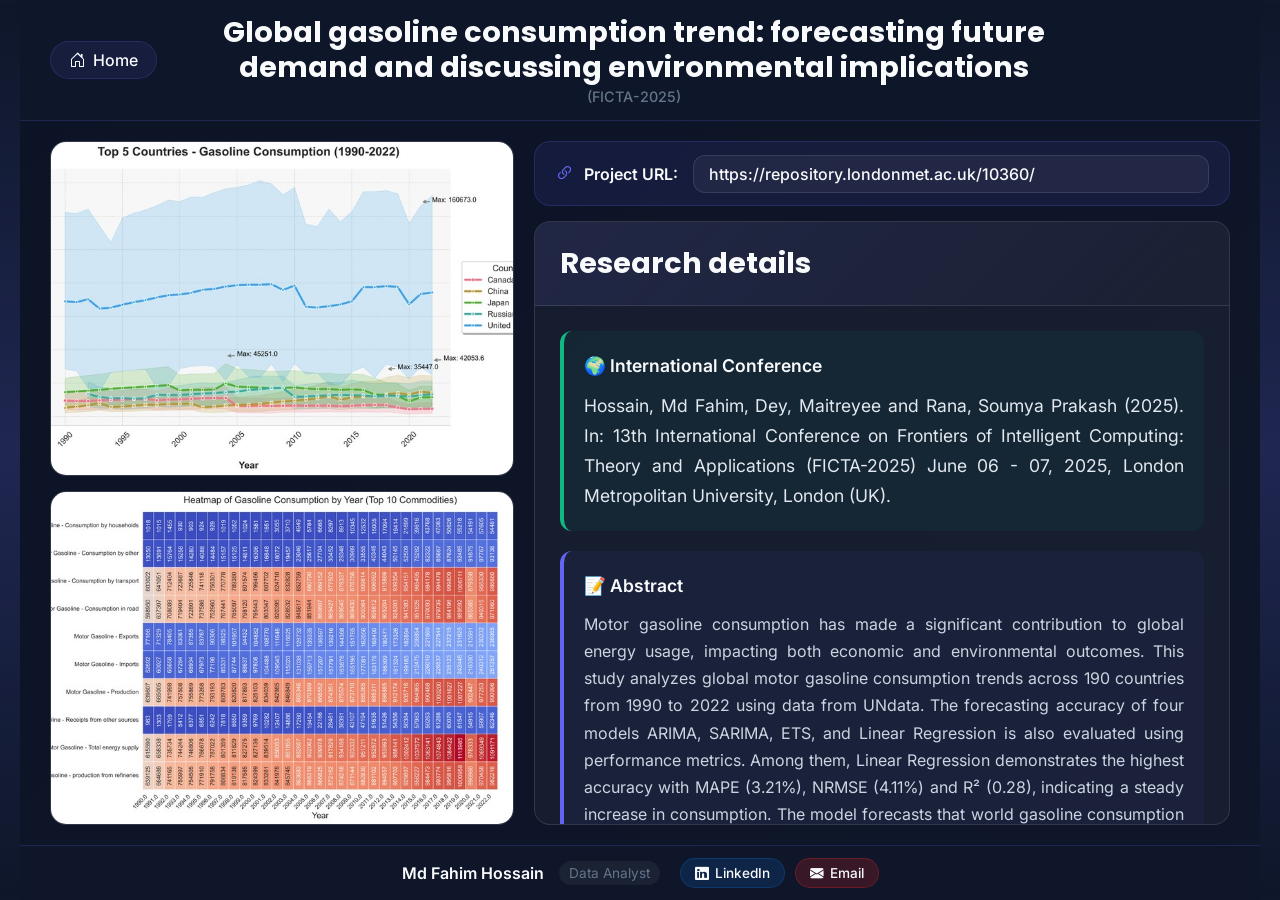
<file: portfolio-details-Gasoline.html>
<!DOCTYPE html>
<html lang="en">
<head>
    <meta charset="UTF-8">
    <meta name="viewport" content="width=device-width, initial-scale=1.0">
    <title>Conference 1 - Global gasoline consumption trend: forecasting future demand and discussing environmental implications | 2025 </title>
    
    <!-- Favicon -->
    <link rel="icon" type="image/png" href="assets/img/F_logo.png">
    <link rel="shortcut icon" href="assets/img/F_logo.png" type="image/x-icon">
    
    <!-- Google Fonts -->
    <link rel="preconnect" href="https://fonts.googleapis.com">
    <link rel="preconnect" href="https://fonts.gstatic.com" crossorigin>
    <link href="https://fonts.googleapis.com/css2?family=Poppins:wght@400;500;600;700&family=Inter:wght@300;400;500;600&display=swap" rel="stylesheet">
    
    <!-- Bootstrap Icons -->
    <link rel="stylesheet" href="https://cdn.jsdelivr.net/npm/bootstrap-icons@1.10.0/font/bootstrap-icons.css">
    
    <style>
        /* ===== CSS VARIABLES ===== */
        :root {
            --primary: #6366f1;
            --primary-dark: #4f46e5;
            --secondary: #10b981;
            --dark: #0f172a;
            --darker: #020617;
            --light: #f8fafc;
            --gray: #64748b;
            --gray-light: #e2e8f0;
            
            --gradient-primary: linear-gradient(135deg, #6366f1 0%, #8b5cf6 100%);
            --gradient-dark: linear-gradient(135deg, #0f172a 0%, #1e293b 100%);
            --gradient-success: linear-gradient(135deg, #10b981 0%, #34d399 100%);
            
            --glass-bg: rgba(255, 255, 255, 0.05);
            --glass-border: rgba(255, 255, 255, 0.1);
            
            --shadow-sm: 0 4px 6px -1px rgba(0, 0, 0, 0.1);
            --shadow-md: 0 10px 25px -5px rgba(0, 0, 0, 0.1);
            --shadow-lg: 0 20px 50px -12px rgba(0, 0, 0, 0.25);
            
            --transition-smooth: all 0.3s ease;
            --radius-md: 12px;
            --radius-lg: 16px;
            --radius-full: 9999px;
        }
        
        /* ===== RESET & BASE ===== */
        * {
            margin: 0;
            padding: 0;
            box-sizing: border-box;
        }
        
        html {
            scroll-behavior: smooth;
            height: 100%;
        }
        
        body {
            font-family: 'Inter', -apple-system, BlinkMacSystemFont, sans-serif;
            background: linear-gradient(135deg, var(--darker) 0%, var(--dark) 100%);
            color: var(--light);
            min-height: 100vh;
            overflow-x: hidden;
            display: flex;
            flex-direction: column;
            height: 100%;
        }
        
        /* ===== MAIN LAYOUT ===== */
        .portfolio-container {
            min-height: 100vh;
            border-left: 20px solid var(--dark);
            border-right: 20px solid var(--dark);
            background: rgba(15, 23, 42, 0.8);
            position: relative;
            display: flex;
            flex-direction: column;
            flex: 1;
        }
        
        .portfolio-container::before,
        .portfolio-container::after {
            content: '';
            position: fixed;
            top: 0;
            width: 20px;
            height: 100%;
            background: linear-gradient(to bottom, transparent, var(--primary), transparent);
            z-index: 1000;
            opacity: 0.2;
        }
        
        .portfolio-container::before { left: 0; }
        .portfolio-container::after { right: 0; }
        
        /* ===== COMPACT HEADER ===== */
        .compact-header {
            padding: 15px 30px;
            background: rgba(15, 23, 42, 0.9);
            border-bottom: 1px solid rgba(99, 102, 241, 0.2);
            display: flex;
            align-items: center;
            gap: 30px;
            position: sticky;
            top: 0;
            z-index: 100;
            flex-shrink: 0; /* Prevent header from shrinking */
        }
        
        /* Home Button Only */
        .home-button {
            display: inline-flex;
            align-items: center;
            gap: 8px;
            color: var(--light);
            text-decoration: none;
            font-weight: 500;
            padding: 8px 18px;
            border-radius: var(--radius-full);
            background: rgba(99, 102, 241, 0.1);
            border: 1px solid rgba(99, 102, 241, 0.2);
            transition: var(--transition-smooth);
        }
        
        .home-button:hover {
            background: rgba(99, 102, 241, 0.2);
            transform: translateY(-2px);
            box-shadow: var(--shadow-md);
        }
        
        /* Two-Line Title */
        .page-title-compact {
            flex: 1;
            text-align: center;
            line-height: 1.2;
        }
        
        .page-title-compact h1 {
            font-family: 'Poppins', sans-serif;
            font-size: 1.8rem;
            font-weight: 700;
            color: var(--light);
            margin-bottom: 4px;
        }
        
        .page-title-compact .subtitle {
            font-size: 0.9rem;
            color: var(--gray);
            font-weight: 500;
        }
        
        /* Empty Space for Balance */
        .header-balance {
            width: 120px;
        }
        
        /* ===== MAIN CONTENT ===== */
        .main-content-wrapper {
            padding: 20px 30px;
            display: flex;
            flex-direction: column;
            gap: 20px;
            flex: 1; /* Allow content to grow and push footer down */
            overflow-y: auto; /* Allow scrolling only in content */
        }
        
        /* Two Column Layout */
        .two-column-wrapper {
            display: flex;
            gap: 20px;
            height: calc(100vh - 230px); /* Adjusted for header and footer */
            min-height: 500px;
            flex: 1;
        }
        
        /* Left Column - Images */
        .images-column {
            flex: 2;
            display: flex;
            flex-direction: column;
            gap: 15px;
        }
        
        .image-display {
            flex: 1;
            background: var(--glass-bg);
            border-radius: var(--radius-lg);
            border: 1px solid var(--glass-border);
            overflow: hidden;
            position: relative;
            transition: var(--transition-smooth);
        }
        
        .image-display:hover {
            transform: translateY(-5px);
            border-color: var(--primary);
            box-shadow: var(--shadow-lg);
        }
        
        .project-image {
            width: 100%;
            height: 100%;
            object-fit: cover;
            transition: transform 0.4s ease;
        }
        
        .image-display:hover .project-image {
            transform: scale(1.03);
        }
        
        /* Right Column - Content */
        .content-column {
            flex: 3;
            display: flex;
            flex-direction: column;
            gap: 15px;
        }
        
        /* Compact URL Bar */
        .compact-url {
            background: rgba(99, 102, 241, 0.1);
            border-radius: var(--radius-lg);
            padding: 15px 20px;
            border: 1px solid rgba(99, 102, 241, 0.2);
            display: flex;
            align-items: center;
            gap: 15px;
            transition: var(--transition-smooth);
            height: 65px;
            flex-shrink: 0; /* Prevent from shrinking */
        }
        
        .compact-url:hover {
            background: rgba(99, 102, 241, 0.15);
            border-color: var(--primary);
        }
        
        .url-label {
            display: flex;
            align-items: center;
            gap: 10px;
            font-weight: 600;
            color: var(--light);
            white-space: nowrap;
        }
        
        .url-label i {
            color: var(--primary);
            font-size: 1.2rem;
        }
        
        .url-display {
            flex: 1;
            color: var(--light);
            text-decoration: none;
            font-weight: 500;
            padding: 8px 15px;
            background: rgba(255, 255, 255, 0.05);
            border-radius: var(--radius-md);
            border: 1px solid rgba(255, 255, 255, 0.1);
            overflow: hidden;
            text-overflow: ellipsis;
            white-space: nowrap;
            transition: var(--transition-smooth);
        }
        
        .url-display:hover {
            background: rgba(255, 255, 255, 0.1);
            color: var(--primary);
        }
        
        /* Description Box - Same as Before */
        .description-container {
            flex: 1;
            background: var(--glass-bg);
            border-radius: var(--radius-lg);
            border: 1px solid var(--glass-border);
            overflow: hidden;
            display: flex;
            flex-direction: column;
        }
        
        .description-title {
            padding: 20px 25px;
            background: linear-gradient(135deg, rgba(99, 102, 241, 0.1), transparent);
            border-bottom: 1px solid var(--glass-border);
            flex-shrink: 0;
        }
        
        .description-title h2 {
            font-family: 'Poppins', sans-serif;
            font-size: 1.8rem;
            font-weight: 700;
            color: var(--light);
        }
        
        .description-content {
            flex: 1;
            padding: 25px;
            overflow-y: auto;
            background: rgba(15, 23, 42, 0.3);
        }
        
        .description-content::-webkit-scrollbar {
            width: 6px;
        }
        
        .description-content::-webkit-scrollbar-track {
            background: rgba(255, 255, 255, 0.05);
            border-radius: var(--radius-full);
        }
        
        .description-content::-webkit-scrollbar-thumb {
            background: var(--gradient-primary);
            border-radius: var(--radius-full);
        }
        
        /* Your Original Paragraph Styles - UPDATED with text-align: justify */
        .para-1 {
            font-size: 1.1rem;
            color: #e2e8f0;
            line-height: 1.7;
            margin-bottom: 20px;
            padding: 20px;
            background: rgba(16, 185, 129, 0.05);
            border-radius: var(--radius-md);
            border-left: 4px solid var(--secondary);
            text-align: justify; /* Added justify alignment */
            hyphens: auto; /* Better word breaking for justified text */
            -webkit-hyphens: auto;
            -ms-hyphens: auto;
        }
        
        .para-2 {
            font-size: 1rem;
            color: #cbd5e1;
            line-height: 1.7;
            margin-bottom: 20px;
            padding: 20px;
            background: rgba(99, 102, 241, 0.05);
            border-radius: var(--radius-md);
            border-left: 4px solid var(--primary);
            text-align: justify; /* Added justify alignment */
            hyphens: auto;
            -webkit-hyphens: auto;
            -ms-hyphens: auto;
        }
        
        .para-3 {
            font-size: 1rem;
            color: #f8fafc;
            line-height: 1.7;
            margin-bottom: 20px;
            padding: 20px;
            background: rgba(239, 68, 68, 0.05);
            border-radius: var(--radius-md);
            border-left: 4px solid #ef4444;
            font-style: italic;
            text-align: justify; /* Added justify alignment */
            hyphens: auto;
            -webkit-hyphens: auto;
            -ms-hyphens: auto;
        }
        
        .para-1 strong,
        .para-2 strong,
        .para-3 strong {
            color: var(--light);
            font-weight: 600;
            display: block;
            margin-bottom: 10px;
            font-size: 1.1rem;
            text-align: left; /* Keep headings left-aligned */
        }
        
        /* ===== COMPACT FOOTER - FIXED AT BOTTOM ===== */
        .compact-footer {
            background: rgba(15, 23, 42, 0.95);
            padding: 12px 30px;
            border-top: 1px solid rgba(99, 102, 241, 0.2);
            display: flex;
            justify-content: center;
            align-items: center;
            gap: 20px;
            min-height: 50px;
            flex-shrink: 0; /* Prevent footer from shrinking */
            position: sticky;
            bottom: 0;
            width: 100%;
            z-index: 100;
            margin-top: auto; /* Push footer to bottom */
        }
        
        .footer-info {
            display: flex;
            align-items: center;
            gap: 15px;
        }
        
        .footer-name {
            font-weight: 600;
            color: var(--light);
            font-size: 1rem;
        }
        
        .footer-title {
            color: var(--gray);
            font-size: 0.85rem;
            padding: 4px 10px;
            background: rgba(255, 255, 255, 0.05);
            border-radius: var(--radius-md);
        }
        
        .footer-links {
            display: flex;
            align-items: center;
            gap: 10px;
        }
        
        .footer-link {
            display: inline-flex;
            align-items: center;
            gap: 6px;
            color: var(--light);
            text-decoration: none;
            font-weight: 500;
            padding: 6px 14px;
            border-radius: var(--radius-full);
            font-size: 0.85rem;
            transition: var(--transition-smooth);
        }
        
        .footer-link.linkedin {
            background: rgba(10, 102, 194, 0.2);
            border: 1px solid rgba(10, 102, 194, 0.3);
        }
        
        .footer-link.email {
            background: rgba(220, 38, 38, 0.2);
            border: 1px solid rgba(220, 38, 38, 0.3);
        }
        
        .footer-link:hover {
            transform: translateY(-2px);
            box-shadow: var(--shadow-sm);
        }
        
        /* ===== RESPONSIVE DESIGN ===== */
        @media (max-width: 1200px) {
            .two-column-wrapper {
                height: auto;
                min-height: auto;
            }
        }
        
        @media (max-width: 992px) {
            .portfolio-container {
                border-left: 15px solid var(--dark);
                border-right: 15px solid var(--dark);
            }
            
            .portfolio-container::before,
            .portfolio-container::after {
                width: 15px;
            }
            
            .compact-header,
            .main-content-wrapper,
            .compact-footer {
                padding: 15px 20px;
            }
            
            .two-column-wrapper {
                flex-direction: column;
                gap: 15px;
            }
            
            .images-column {
                height: 400px;
            }
            
            .two-column-wrapper {
                height: calc(100vh - 210px);
            }
        }
        
        @media (max-width: 768px) {
            .compact-header {
                flex-direction: column;
                gap: 15px;
                text-align: center;
                padding: 15px;
            }
            
            .header-balance {
                display: none;
            }
            
            .home-button {
                order: 1;
            }
            
            .page-title-compact {
                order: 2;
            }
            
            .page-title-compact h1 {
                font-size: 1.5rem;
            }
            
            .compact-url {
                flex-direction: column;
                height: auto;
                gap: 10px;
                padding: 15px;
            }
            
            .url-label {
                justify-content: center;
            }
            
            .url-display {
                width: 100%;
                text-align: center;
            }
            
            .compact-footer {
                flex-direction: column;
                gap: 10px;
                text-align: center;
                position: relative; /* Change to relative on mobile */
                bottom: auto;
                padding: 15px;
            }
            
            .footer-info {
                flex-direction: column;
                gap: 8px;
            }
            
            .two-column-wrapper {
                height: auto;
                min-height: auto;
            }
        }
        
        @media (max-width: 576px) {
            .portfolio-container {
                border-left: 10px solid var(--dark);
                border-right: 10px solid var(--dark);
            }
            
            .portfolio-container::before,
            .portfolio-container::after {
                width: 10px;
            }
            
            .compact-header,
            .main-content-wrapper,
            .compact-footer {
                padding: 12px 15px;
            }
            
            .description-content {
                padding: 15px;
            }
            
            .para-1,
            .para-2,
            .para-3 {
                padding: 15px;
                font-size: 0.95rem;
            }
            
            .description-title h2 {
                font-size: 1.5rem;
            }
        }
        
        /* For very small screens */
        @media (max-height: 700px) {
            .two-column-wrapper {
                height: auto;
                min-height: 400px;
            }
            
            .compact-footer {
                position: relative;
                bottom: auto;
            }
        }
    </style>
</head>
<body>
    <!-- Portfolio Container -->
    <div class="portfolio-container">
        
        <!-- Compact Header -->
        <header class="compact-header">
            <!-- Home Button Only -->
            <a href="index.html" class="home-button">
                <i class="bi bi-house-door"></i>
                <span>Home</span>
            </a>
            
            <!-- Two-Line Title -->
            <div class="page-title-compact">
                <h1>Global gasoline consumption trend: forecasting future demand and discussing environmental implications</h1>
                <div class="subtitle">(FICTA-2025)</div>
            </div>
            
            <!-- Balance Space -->
            <div class="header-balance"></div>
        </header>
        
        <!-- Main Content -->
        <main class="main-content-wrapper">
            <div class="two-column-wrapper">
                
                <!-- Left Column: Images -->
                <div class="images-column">
                    <div class="image-display">
                        <img src="assets/img/portfolio/Gasoline/6. Top5.jpg" class="project-image" alt="App 1 Main Interface">
                    </div>
                    
                    <div class="image-display">
                        <img src="assets/img/portfolio/Gasoline/1.1 Heatmap.jpg" class="project-image" alt="App 1 Dashboard">
                    </div>
                </div>
                
                <!-- Right Column: Content -->
                <div class="content-column">
                    <!-- Compact URL Bar -->
                    <div class="compact-url">
                        <div class="url-label">
                            <i class="bi bi-link-45deg"></i>
                            <span>Project URL:</span>
                        </div>
                        <a href="https://repository.londonmet.ac.uk/10360/" target="_blank" class="url-display">
                            https://repository.londonmet.ac.uk/10360/
                        </a>
                    </div>
                    
                    <!-- Description Box - Your Original Content -->
                    <div class="description-container">
                        <div class="description-title">
                            <h2> Research details </h2>
                        </div>
                        
                        <div class="description-content">
                            <p class="para-1">
                                <strong>🌍 International Conference </strong>
                                Hossain, Md Fahim, Dey, Maitreyee and Rana, Soumya Prakash (2025). In: 13th International 
                                Conference on Frontiers of Intelligent Computing: Theory and Applications (FICTA-2025) 
                                June 06 - 07, 2025, London Metropolitan University, London (UK).
                            </p>
                            
                            <p class="para-2">
                                <strong>📝 Abstract </strong>
                                Motor gasoline consumption has made a significant contribution to global energy usage, impacting 
                                both economic and environmental outcomes. This study analyzes global motor gasoline consumption 
                                trends across 190 countries from 1990 to 2022 using data from UNdata. The forecasting accuracy of 
                                four models ARIMA, SARIMA, ETS, and Linear Regression is also evaluated using performance metrics. 
                                Among them, Linear Regression demonstrates the highest accuracy with MAPE (3.21%), NRMSE (4.11%) 
                                and R² (0.28), indicating a steady increase in consumption. The model forecasts that world gasoline 
                                consumption will reach approximately 7,076,685.69 (Metric tons, thousand) in the next 15 years (2023-2037), 
                                reflecting a 20.58% increase from 2022. Higher gasoline consumption leads to an increase in C02 emissions, 
                                posing environmental and health risks. These findings emphasize the urgent need for sustainable energy 
                                policies and the adoption of alternative fuels to mitigate the adverse impacts.
                            </p>
                            
                            <p class="para-3">
                                <strong>⛽Consumption Patterns and Variations </strong>
                                The figures on the left illustrate the top five countries by gasoline consumption, along with variations 
                                in gasoline consumption across the top ten commodity commodity types or sectors.
                            </p>
                        </div>
                    </div>
                </div>
            </div>
        </main>
        
        <!-- Compact Footer - ALWAYS AT BOTTOM -->
        <footer class="compact-footer">
            <div class="footer-info">
                <span class="footer-name">Md Fahim Hossain</span>
                <span class="footer-title">Data Analyst</span>
            </div>
            
            <div class="footer-links">
                <a href="https://www.linkedin.com/in/md-fahim-hossain-b51258227/" 
                   target="_blank"
                   class="footer-link linkedin">
                    <i class="bi bi-linkedin"></i>
                    <span>LinkedIn</span>
                </a>
                
                <a href="mailto:fahimhossain0729@gmail.com" 
                   class="footer-link email">
                    <i class="bi bi-envelope-fill"></i>
                    <span>Email</span>
                </a>
            </div>
        </footer>
    </div>

    <!-- Simple JavaScript for Interactions -->
    <script>
        // Smooth scroll for anchor links
        document.querySelectorAll('a[href^="#"]').forEach(anchor => {
            anchor.addEventListener('click', function (e) {
                e.preventDefault();
                const target = document.querySelector(this.getAttribute('href'));
                if (target) {
                    target.scrollIntoView({
                        behavior: 'smooth',
                        block: 'start'
                    });
                }
            });
        });
        
        // Add hover effect to images
        document.querySelectorAll('.image-display').forEach(image => {
            image.addEventListener('mouseenter', function() {
                this.style.transform = 'translateY(-5px)';
            });
            
            image.addEventListener('mouseleave', function() {
                this.style.transform = 'translateY(0)';
            });
        });
        
        // Ensure footer stays at bottom on page load
        window.addEventListener('load', function() {
            const portfolioContainer = document.querySelector('.portfolio-container');
            const mainContent = document.querySelector('.main-content-wrapper');
            const footer = document.querySelector('.compact-footer');
            
            // Check if content is shorter than viewport
            const contentHeight = portfolioContainer.offsetHeight;
            const windowHeight = window.innerHeight;
            
            if (contentHeight < windowHeight) {
                footer.style.position = 'absolute';
                footer.style.bottom = '0';
            } else {
                footer.style.position = 'sticky';
            }
        });
    </script>
</body>
</html>
</file>
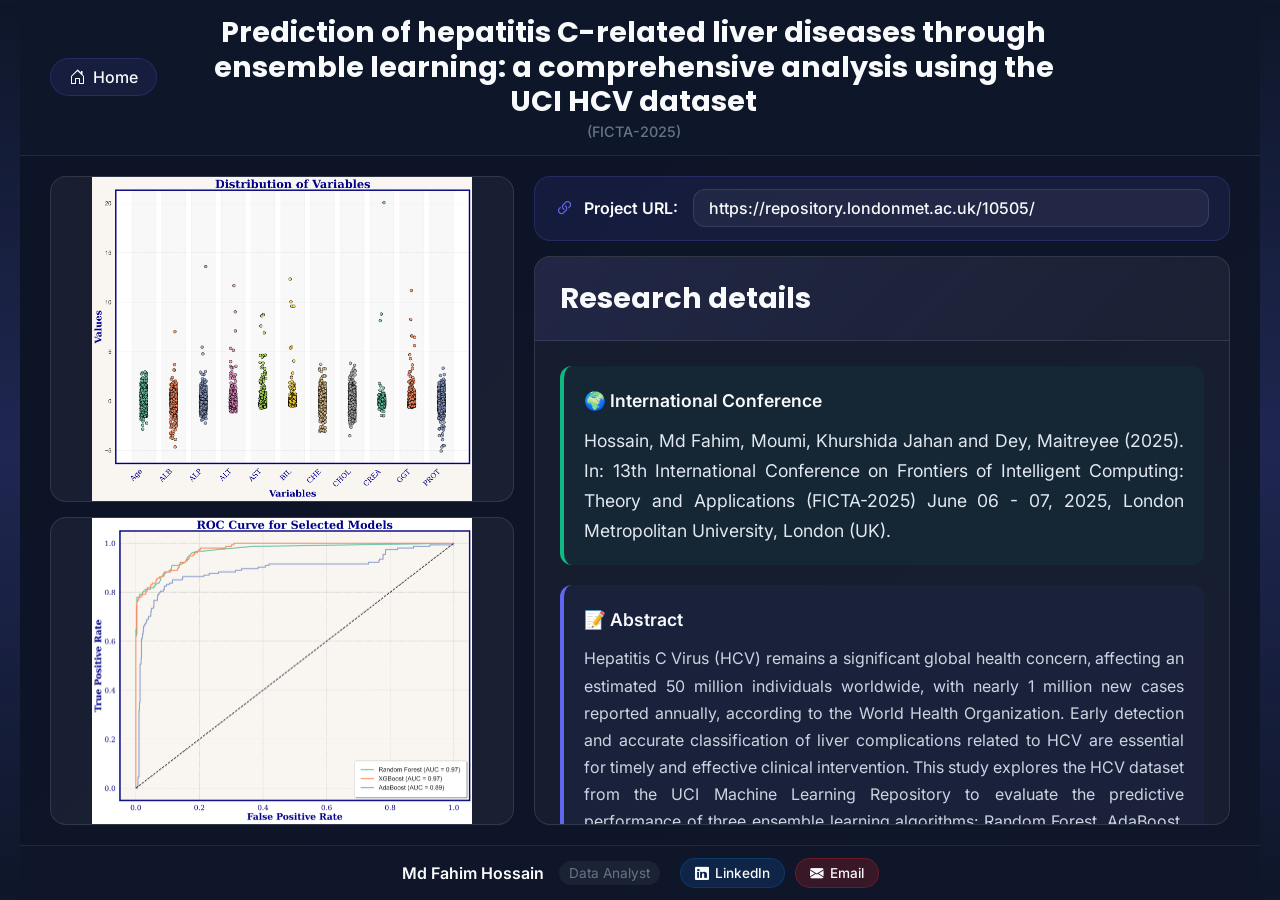
<file: portfolio-details-HCV.html>
<!DOCTYPE html>
<html lang="en">
<head>
    <meta charset="UTF-8">
    <meta name="viewport" content="width=device-width, initial-scale=1.0">
    <title>Conference 2 - Prediction of hepatitis C-related liver diseases through ensemble learning | 2025 </title>
    
    <!-- Favicon -->
    <link rel="icon" type="image/png" href="assets/img/F_logo.png">
    <link rel="shortcut icon" href="assets/img/F_logo.png" type="image/x-icon">
    
    <!-- Google Fonts -->
    <link rel="preconnect" href="https://fonts.googleapis.com">
    <link rel="preconnect" href="https://fonts.gstatic.com" crossorigin>
    <link href="https://fonts.googleapis.com/css2?family=Poppins:wght@400;500;600;700&family=Inter:wght@300;400;500;600&display=swap" rel="stylesheet">
    
    <!-- Bootstrap Icons -->
    <link rel="stylesheet" href="https://cdn.jsdelivr.net/npm/bootstrap-icons@1.10.0/font/bootstrap-icons.css">
    
    <style>
        /* ===== CSS VARIABLES ===== */
        :root {
            --primary: #6366f1;
            --primary-dark: #4f46e5;
            --secondary: #10b981;
            --dark: #0f172a;
            --darker: #020617;
            --light: #f8fafc;
            --gray: #64748b;
            --gray-light: #e2e8f0;
            
            --gradient-primary: linear-gradient(135deg, #6366f1 0%, #8b5cf6 100%);
            --gradient-dark: linear-gradient(135deg, #0f172a 0%, #1e293b 100%);
            --gradient-success: linear-gradient(135deg, #10b981 0%, #34d399 100%);
            
            --glass-bg: rgba(255, 255, 255, 0.05);
            --glass-border: rgba(255, 255, 255, 0.1);
            
            --shadow-sm: 0 4px 6px -1px rgba(0, 0, 0, 0.1);
            --shadow-md: 0 10px 25px -5px rgba(0, 0, 0, 0.1);
            --shadow-lg: 0 20px 50px -12px rgba(0, 0, 0, 0.25);
            
            --transition-smooth: all 0.3s ease;
            --radius-md: 12px;
            --radius-lg: 16px;
            --radius-full: 9999px;
        }
        
        /* ===== RESET & BASE ===== */
        * {
            margin: 0;
            padding: 0;
            box-sizing: border-box;
        }
        
        html {
            scroll-behavior: smooth;
            height: 100%;
        }
        
        body {
            font-family: 'Inter', -apple-system, BlinkMacSystemFont, sans-serif;
            background: linear-gradient(135deg, var(--darker) 0%, var(--dark) 100%);
            color: var(--light);
            min-height: 100vh;
            overflow-x: hidden;
            display: flex;
            flex-direction: column;
            height: 100%;
        }
        
        /* ===== MAIN LAYOUT ===== */
        .portfolio-container {
            min-height: 100vh;
            border-left: 20px solid var(--dark);
            border-right: 20px solid var(--dark);
            background: rgba(15, 23, 42, 0.8);
            position: relative;
            display: flex;
            flex-direction: column;
            flex: 1;
        }
        
        .portfolio-container::before,
        .portfolio-container::after {
            content: '';
            position: fixed;
            top: 0;
            width: 20px;
            height: 100%;
            background: linear-gradient(to bottom, transparent, var(--primary), transparent);
            z-index: 1000;
            opacity: 0.2;
        }
        
        .portfolio-container::before { left: 0; }
        .portfolio-container::after { right: 0; }
        
        /* ===== COMPACT HEADER ===== */
        .compact-header {
            padding: 15px 30px;
            background: rgba(15, 23, 42, 0.9);
            border-bottom: 1px solid rgba(99, 102, 241, 0.2);
            display: flex;
            align-items: center;
            gap: 30px;
            position: sticky;
            top: 0;
            z-index: 100;
            flex-shrink: 0; /* Prevent header from shrinking */
        }
        
        /* Home Button Only */
        .home-button {
            display: inline-flex;
            align-items: center;
            gap: 8px;
            color: var(--light);
            text-decoration: none;
            font-weight: 500;
            padding: 8px 18px;
            border-radius: var(--radius-full);
            background: rgba(99, 102, 241, 0.1);
            border: 1px solid rgba(99, 102, 241, 0.2);
            transition: var(--transition-smooth);
        }
        
        .home-button:hover {
            background: rgba(99, 102, 241, 0.2);
            transform: translateY(-2px);
            box-shadow: var(--shadow-md);
        }
        
        /* Two-Line Title */
        .page-title-compact {
            flex: 1;
            text-align: center;
            line-height: 1.2;
        }
        
        .page-title-compact h1 {
            font-family: 'Poppins', sans-serif;
            font-size: 1.8rem;
            font-weight: 700;
            color: var(--light);
            margin-bottom: 4px;
        }
        
        .page-title-compact .subtitle {
            font-size: 0.9rem;
            color: var(--gray);
            font-weight: 500;
        }
        
        /* Empty Space for Balance */
        .header-balance {
            width: 120px;
        }
        
        /* ===== MAIN CONTENT ===== */
        .main-content-wrapper {
            padding: 20px 30px;
            display: flex;
            flex-direction: column;
            gap: 20px;
            flex: 1; /* Allow content to grow and push footer down */
            overflow-y: auto; /* Allow scrolling only in content */
        }
        
        /* Two Column Layout */
        .two-column-wrapper {
            display: flex;
            gap: 20px;
            height: calc(100vh - 230px); /* Adjusted for header and footer */
            min-height: 500px;
            flex: 1;
        }
        
        /* Left Column - Images - UPDATED */
        .images-column {
            flex: 2;
            display: flex;
            flex-direction: column;
            gap: 15px;
            overflow: auto; /* Allow scrolling for images */
        }
        
        .image-display {
            background: var(--glass-bg);
            border-radius: var(--radius-lg);
            border: 1px solid var(--glass-border);
            overflow: auto; /* Change from hidden to auto for scrolling */
            position: relative;
            transition: var(--transition-smooth);
            display: flex;
            align-items: center;
            justify-content: center;
            min-height: 300px; /* Minimum height for each image container */
        }
        
        .image-display:hover {
            transform: translateY(-5px);
            border-color: var(--primary);
            box-shadow: var(--shadow-lg);
        }
        
        /* CHANGED: Show full image without cropping */
        .project-image {
            max-width: 100%;
            max-height: 100%;
            object-fit: contain; /* Changed from cover to contain */
            transition: transform 0.4s ease;
            display: block;
        }
        
        .image-display:hover .project-image {
            transform: scale(1.02); /* Slightly reduce scale effect */
        }
        
        /* Right Column - Content */
        .content-column {
            flex: 3;
            display: flex;
            flex-direction: column;
            gap: 15px;
        }
        
        /* Compact URL Bar */
        .compact-url {
            background: rgba(99, 102, 241, 0.1);
            border-radius: var(--radius-lg);
            padding: 15px 20px;
            border: 1px solid rgba(99, 102, 241, 0.2);
            display: flex;
            align-items: center;
            gap: 15px;
            transition: var(--transition-smooth);
            height: 65px;
            flex-shrink: 0; /* Prevent from shrinking */
        }
        
        .compact-url:hover {
            background: rgba(99, 102, 241, 0.15);
            border-color: var(--primary);
        }
        
        .url-label {
            display: flex;
            align-items: center;
            gap: 10px;
            font-weight: 600;
            color: var(--light);
            white-space: nowrap;
        }
        
        .url-label i {
            color: var(--primary);
            font-size: 1.2rem;
        }
        
        .url-display {
            flex: 1;
            color: var(--light);
            text-decoration: none;
            font-weight: 500;
            padding: 8px 15px;
            background: rgba(255, 255, 255, 0.05);
            border-radius: var(--radius-md);
            border: 1px solid rgba(255, 255, 255, 0.1);
            overflow: hidden;
            text-overflow: ellipsis;
            white-space: nowrap;
            transition: var(--transition-smooth);
        }
        
        .url-display:hover {
            background: rgba(255, 255, 255, 0.1);
            color: var(--primary);
        }
        
        /* Description Box - Same as Before */
        .description-container {
            flex: 1;
            background: var(--glass-bg);
            border-radius: var(--radius-lg);
            border: 1px solid var(--glass-border);
            overflow: hidden;
            display: flex;
            flex-direction: column;
        }
        
        .description-title {
            padding: 20px 25px;
            background: linear-gradient(135deg, rgba(99, 102, 241, 0.1), transparent);
            border-bottom: 1px solid var(--glass-border);
            flex-shrink: 0;
        }
        
        .description-title h2 {
            font-family: 'Poppins', sans-serif;
            font-size: 1.8rem;
            font-weight: 700;
            color: var(--light);
        }
        
        .description-content {
            flex: 1;
            padding: 25px;
            overflow-y: auto;
            background: rgba(15, 23, 42, 0.3);
        }
        
        .description-content::-webkit-scrollbar {
            width: 6px;
        }
        
        .description-content::-webkit-scrollbar-track {
            background: rgba(255, 255, 255, 0.05);
            border-radius: var(--radius-full);
        }
        
        .description-content::-webkit-scrollbar-thumb {
            background: var(--gradient-primary);
            border-radius: var(--radius-full);
        }
        
        /* Your Original Paragraph Styles - UPDATED with text-align: justify */
        .para-1 {
            font-size: 1.1rem;
            color: #e2e8f0;
            line-height: 1.7;
            margin-bottom: 20px;
            padding: 20px;
            background: rgba(16, 185, 129, 0.05);
            border-radius: var(--radius-md);
            border-left: 4px solid var(--secondary);
            text-align: justify; /* Added justify alignment */
            hyphens: auto; /* Better word breaking for justified text */
            -webkit-hyphens: auto;
            -ms-hyphens: auto;
        }
        
        .para-2 {
            font-size: 1rem;
            color: #cbd5e1;
            line-height: 1.7;
            margin-bottom: 20px;
            padding: 20px;
            background: rgba(99, 102, 241, 0.05);
            border-radius: var(--radius-md);
            border-left: 4px solid var(--primary);
            text-align: justify; /* Added justify alignment */
            hyphens: auto;
            -webkit-hyphens: auto;
            -ms-hyphens: auto;
        }
        
        .para-3 {
            font-size: 1rem;
            color: #f8fafc;
            line-height: 1.7;
            margin-bottom: 20px;
            padding: 20px;
            background: rgba(239, 68, 68, 0.05);
            border-radius: var(--radius-md);
            border-left: 4px solid #ef4444;
            font-style: italic;
            text-align: justify; /* Added justify alignment */
            hyphens: auto;
            -webkit-hyphens: auto;
            -ms-hyphens: auto;
        }
        
        .para-1 strong,
        .para-2 strong,
        .para-3 strong {
            color: var(--light);
            font-weight: 600;
            display: block;
            margin-bottom: 10px;
            font-size: 1.1rem;
            text-align: left; /* Keep headings left-aligned */
        }
        
        /* ===== COMPACT FOOTER - FIXED AT BOTTOM ===== */
        .compact-footer {
            background: rgba(15, 23, 42, 0.95);
            padding: 12px 30px;
            border-top: 1px solid rgba(99, 102, 241, 0.2);
            display: flex;
            justify-content: center;
            align-items: center;
            gap: 20px;
            min-height: 50px;
            flex-shrink: 0; /* Prevent footer from shrinking */
            position: sticky;
            bottom: 0;
            width: 100%;
            z-index: 100;
            margin-top: auto; /* Push footer to bottom */
        }
        
        .footer-info {
            display: flex;
            align-items: center;
            gap: 15px;
        }
        
        .footer-name {
            font-weight: 600;
            color: var(--light);
            font-size: 1rem;
        }
        
        .footer-title {
            color: var(--gray);
            font-size: 0.85rem;
            padding: 4px 10px;
            background: rgba(255, 255, 255, 0.05);
            border-radius: var(--radius-md);
        }
        
        .footer-links {
            display: flex;
            align-items: center;
            gap: 10px;
        }
        
        .footer-link {
            display: inline-flex;
            align-items: center;
            gap: 6px;
            color: var(--light);
            text-decoration: none;
            font-weight: 500;
            padding: 6px 14px;
            border-radius: var(--radius-full);
            font-size: 0.85rem;
            transition: var(--transition-smooth);
        }
        
        .footer-link.linkedin {
            background: rgba(10, 102, 194, 0.2);
            border: 1px solid rgba(10, 102, 194, 0.3);
        }
        
        .footer-link.email {
            background: rgba(220, 38, 38, 0.2);
            border: 1px solid rgba(220, 38, 38, 0.3);
        }
        
        .footer-link:hover {
            transform: translateY(-2px);
            box-shadow: var(--shadow-sm);
        }
        
        /* ===== RESPONSIVE DESIGN ===== */
        @media (max-width: 1200px) {
            .two-column-wrapper {
                height: auto;
                min-height: auto;
            }
        }
        
        @media (max-width: 992px) {
            .portfolio-container {
                border-left: 15px solid var(--dark);
                border-right: 15px solid var(--dark);
            }
            
            .portfolio-container::before,
            .portfolio-container::after {
                width: 15px;
            }
            
            .compact-header,
            .main-content-wrapper,
            .compact-footer {
                padding: 15px 20px;
            }
            
            .two-column-wrapper {
                flex-direction: column;
                gap: 15px;
            }
            
            .images-column {
                height: 500px; /* Increased height for mobile */
            }
            
            .two-column-wrapper {
                height: calc(100vh - 210px);
            }
        }
        
        @media (max-width: 768px) {
            .compact-header {
                flex-direction: column;
                gap: 15px;
                text-align: center;
                padding: 15px;
            }
            
            .header-balance {
                display: none;
            }
            
            .home-button {
                order: 1;
            }
            
            .page-title-compact {
                order: 2;
            }
            
            .page-title-compact h1 {
                font-size: 1.5rem;
            }
            
            .compact-url {
                flex-direction: column;
                height: auto;
                gap: 10px;
                padding: 15px;
            }
            
            .url-label {
                justify-content: center;
            }
            
            .url-display {
                width: 100%;
                text-align: center;
            }
            
            .compact-footer {
                flex-direction: column;
                gap: 10px;
                text-align: center;
                position: relative; /* Change to relative on mobile */
                bottom: auto;
                padding: 15px;
            }
            
            .footer-info {
                flex-direction: column;
                gap: 8px;
            }
            
            .two-column-wrapper {
                height: auto;
                min-height: auto;
            }
            
            .images-column {
                height: 450px; /* Adjusted for mobile */
            }
            
            .image-display {
                min-height: 200px; /* Reduced for mobile */
            }
        }
        
        @media (max-width: 576px) {
            .portfolio-container {
                border-left: 10px solid var(--dark);
                border-right: 10px solid var(--dark);
            }
            
            .portfolio-container::before,
            .portfolio-container::after {
                width: 10px;
            }
            
            .compact-header,
            .main-content-wrapper,
            .compact-footer {
                padding: 12px 15px;
            }
            
            .description-content {
                padding: 15px;
            }
            
            .para-1,
            .para-2,
            .para-3 {
                padding: 15px;
                font-size: 0.95rem;
            }
            
            .description-title h2 {
                font-size: 1.5rem;
            }
            
            .images-column {
                height: 400px; /* Further adjustment for small screens */
            }
            
            .image-display {
                min-height: 180px;
            }
        }
        
        /* For very small screens */
        @media (max-height: 700px) {
            .two-column-wrapper {
                height: auto;
                min-height: 400px;
            }
            
            .compact-footer {
                position: relative;
                bottom: auto;
            }
        }
    </style>
</head>
<body>
    <!-- Portfolio Container -->
    <div class="portfolio-container">
        
        <!-- Compact Header -->
        <header class="compact-header">
            <!-- Home Button Only -->
            <a href="index.html" class="home-button">
                <i class="bi bi-house-door"></i>
                <span>Home</span>
            </a>
            
            <!-- Two-Line Title -->
            <div class="page-title-compact">
                <h1>Prediction of hepatitis C-related liver diseases through ensemble learning: a comprehensive analysis using the UCI HCV dataset</h1>
                <div class="subtitle">(FICTA-2025)</div>
            </div>
            
            <!-- Balance Space -->
            <div class="header-balance"></div>
        </header>
        
        <!-- Main Content -->
        <main class="main-content-wrapper">
            <div class="two-column-wrapper">
                
                <!-- Left Column: Images -->
                <div class="images-column">
                    <div class="image-display">
                        <img src="assets/img/portfolio/HCV/Strip_Plot.png" class="project-image" alt="HCV Strip Plot">
                    </div>
                    
                    <div class="image-display">
                        <img src="assets/img/portfolio/HCV/ROC.png" class="project-image" alt="HCV ROC Curves">
                    </div>
                </div>
                
                <!-- Right Column: Content -->
                <div class="content-column">
                    <!-- Compact URL Bar -->
                    <div class="compact-url">
                        <div class="url-label">
                            <i class="bi bi-link-45deg"></i>
                            <span>Project URL:</span>
                        </div>
                        <a href="https://repository.londonmet.ac.uk/10505/" target="_blank" class="url-display">
                            https://repository.londonmet.ac.uk/10505/
                        </a>
                    </div>
                    
                    <!-- Description Box - Your Original Content -->
                    <div class="description-container">
                        <div class="description-title">
                            <h2> Research details </h2>
                        </div>
                        
                        <div class="description-content">
                            <p class="para-1">
                                <strong>🌍 International Conference </strong>
                                Hossain, Md Fahim, Moumi, Khurshida Jahan and Dey, Maitreyee (2025). In: 13th International 
                                Conference on Frontiers of Intelligent Computing: Theory and Applications (FICTA-2025) 
                                June 06 - 07, 2025, London Metropolitan University, London (UK).
                            </p>
                            
                            <p class="para-2">
                                <strong>📝 Abstract </strong>
                                Hepatitis C Virus (HCV) remains a significant global health concern, affecting an estimated 
                                50 million individuals worldwide, with nearly 1 million new cases reported annually, according 
                                to the World Health Organization. Early detection and accurate classification of liver complications 
                                related to HCV are essential for timely and effective clinical intervention. This study explores 
                                the HCV dataset from the UCI Machine Learning Repository to evaluate the predictive performance of 
                                three ensemble learning algorithms: Random Forest, AdaBoost, and XGBoost. Comprehensive pre-processing 
                                steps, including data visualization, normalization, and class balancing using ADASYN, were applied. 
                                Comparative analysis revealed that while XGBoost performed best on the raw imbalanced data, Random 
                                Forest achieved the highest overall accuracy (0.99) after applying ADASYN. The findings underscore 
                                the potential of ensemble learning methods, particularly when combined with appropriate data balancing 
                                techniques, to support early diagnosis and clinical decision-making in liver disease management.
                            </p>
                            
                            <p class="para-3">
                                <strong> 📊 HCV Data Distribution and Model Performance </strong>
                                The figures on the left illustrate the distribution of the HCV dataset and the ROC curves of the 
                                evaluated models.
                            </p>
                        </div>
                    </div>
                </div>
            </div>
        </main>
        
        <!-- Compact Footer - ALWAYS AT BOTTOM -->
        <footer class="compact-footer">
            <div class="footer-info">
                <span class="footer-name">Md Fahim Hossain</span>
                <span class="footer-title">Data Analyst</span>
            </div>
            
            <div class="footer-links">
                <a href="https://www.linkedin.com/in/md-fahim-hossain-b51258227/" 
                   target="_blank"
                   class="footer-link linkedin">
                    <i class="bi bi-linkedin"></i>
                    <span>LinkedIn</span>
                </a>
                
                <a href="mailto:fahimhossain0729@gmail.com" 
                   class="footer-link email">
                    <i class="bi bi-envelope-fill"></i>
                    <span>Email</span>
                </a>
            </div>
        </footer>
    </div>

    <!-- Simple JavaScript for Interactions -->
    <script>
        // Smooth scroll for anchor links
        document.querySelectorAll('a[href^="#"]').forEach(anchor => {
            anchor.addEventListener('click', function (e) {
                e.preventDefault();
                const target = document.querySelector(this.getAttribute('href'));
                if (target) {
                    target.scrollIntoView({
                        behavior: 'smooth',
                        block: 'start'
                    });
                }
            });
        });
        
        // Add hover effect to images
        document.querySelectorAll('.image-display').forEach(image => {
            image.addEventListener('mouseenter', function() {
                this.style.transform = 'translateY(-5px)';
            });
            
            image.addEventListener('mouseleave', function() {
                this.style.transform = 'translateY(0)';
            });
        });
        
        // Ensure footer stays at bottom on page load
        window.addEventListener('load', function() {
            const portfolioContainer = document.querySelector('.portfolio-container');
            const mainContent = document.querySelector('.main-content-wrapper');
            const footer = document.querySelector('.compact-footer');
            
            // Check if content is shorter than viewport
            const contentHeight = portfolioContainer.offsetHeight;
            const windowHeight = window.innerHeight;
            
            if (contentHeight < windowHeight) {
                footer.style.position = 'absolute';
                footer.style.bottom = '0';
            } else {
                footer.style.position = 'sticky';
            }
        });
    </script>
</body>
</html>
</file>
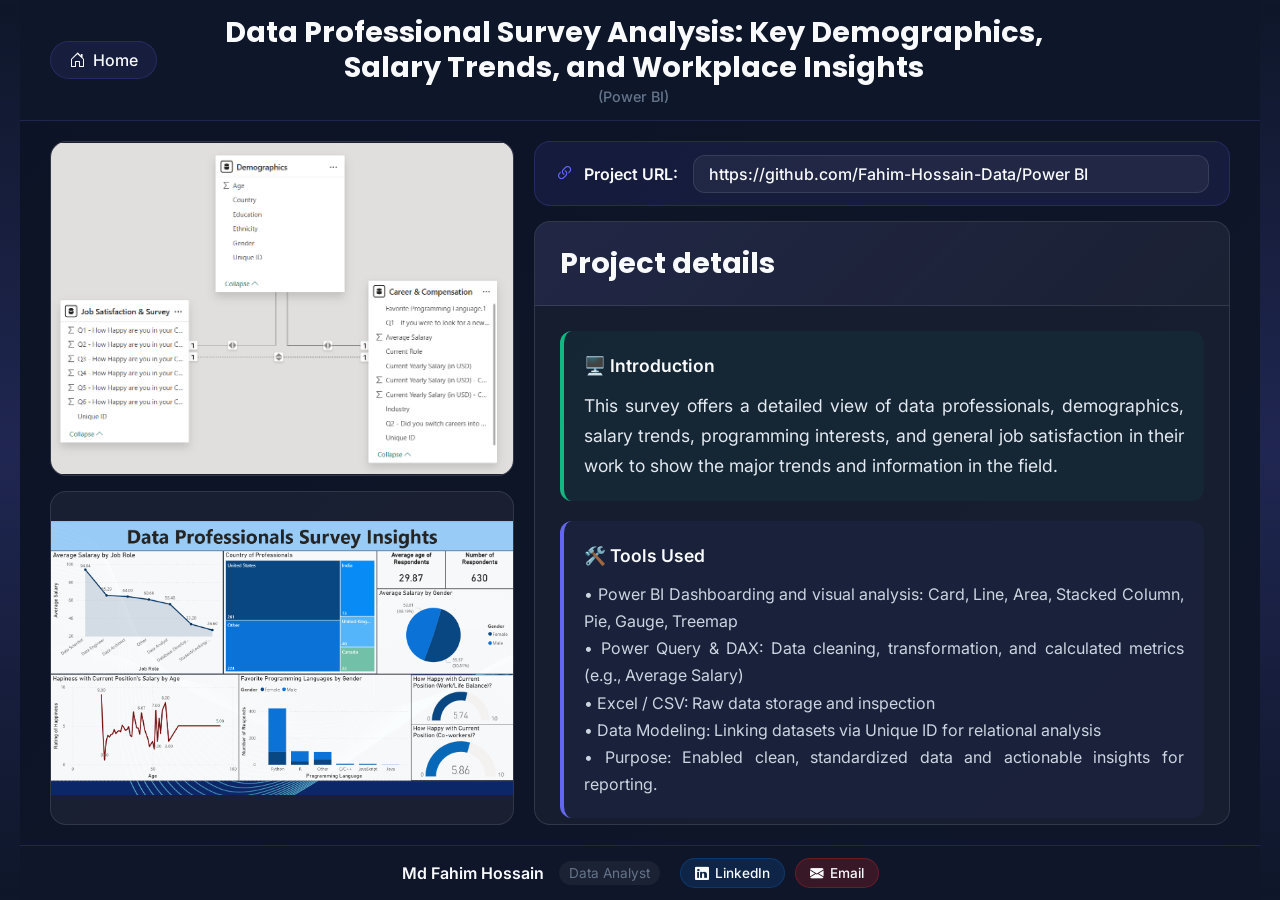
<file: portfolio-details-PowerBi.html>
<!DOCTYPE html>
<html lang="en">
<head>
    <meta charset="UTF-8">
    <meta name="viewport" content="width=device-width, initial-scale=1.0">
    <title>Project 3 - Data Professional Survey Analysis: Key Demographics, Salary Trends, and Workplace Insights </title>
    
    <!-- Favicon -->
    <link rel="icon" type="image/png" href="assets/img/F_logo.png">
    <link rel="shortcut icon" href="assets/img/F_logo.png" type="image/x-icon">
    
    <!-- Google Fonts -->
    <link rel="preconnect" href="https://fonts.googleapis.com">
    <link rel="preconnect" href="https://fonts.gstatic.com" crossorigin>
    <link href="https://fonts.googleapis.com/css2?family=Poppins:wght@400;500;600;700&family=Inter:wght@300;400;500;600&display=swap" rel="stylesheet">
    
    <!-- Bootstrap Icons -->
    <link rel="stylesheet" href="https://cdn.jsdelivr.net/npm/bootstrap-icons@1.10.0/font/bootstrap-icons.css">
    
    <style>
        /* ===== CSS VARIABLES ===== */
        :root {
            --primary: #6366f1;
            --primary-dark: #4f46e5;
            --secondary: #10b981;
            --dark: #0f172a;
            --darker: #020617;
            --light: #f8fafc;
            --gray: #64748b;
            --gray-light: #e2e8f0;
            
            --gradient-primary: linear-gradient(135deg, #6366f1 0%, #8b5cf6 100%);
            --gradient-dark: linear-gradient(135deg, #0f172a 0%, #1e293b 100%);
            --gradient-success: linear-gradient(135deg, #10b981 0%, #34d399 100%);
            
            --glass-bg: rgba(255, 255, 255, 0.05);
            --glass-border: rgba(255, 255, 255, 0.1);
            
            --shadow-sm: 0 4px 6px -1px rgba(0, 0, 0, 0.1);
            --shadow-md: 0 10px 25px -5px rgba(0, 0, 0, 0.1);
            --shadow-lg: 0 20px 50px -12px rgba(0, 0, 0, 0.25);
            
            --transition-smooth: all 0.3s ease;
            --radius-md: 12px;
            --radius-lg: 16px;
            --radius-full: 9999px;
        }
        
        /* ===== RESET & BASE ===== */
        * {
            margin: 0;
            padding: 0;
            box-sizing: border-box;
        }
        
        html {
            scroll-behavior: smooth;
            height: 100%;
        }
        
        body {
            font-family: 'Inter', -apple-system, BlinkMacSystemFont, sans-serif;
            background: linear-gradient(135deg, var(--darker) 0%, var(--dark) 100%);
            color: var(--light);
            min-height: 100vh;
            overflow-x: hidden;
            display: flex;
            flex-direction: column;
            height: 100%;
        }
        
        /* ===== MAIN LAYOUT ===== */
        .portfolio-container {
            min-height: 100vh;
            border-left: 20px solid var(--dark);
            border-right: 20px solid var(--dark);
            background: rgba(15, 23, 42, 0.8);
            position: relative;
            display: flex;
            flex-direction: column;
            flex: 1;
        }
        
        .portfolio-container::before,
        .portfolio-container::after {
            content: '';
            position: fixed;
            top: 0;
            width: 20px;
            height: 100%;
            background: linear-gradient(to bottom, transparent, var(--primary), transparent);
            z-index: 1000;
            opacity: 0.2;
        }
        
        .portfolio-container::before { left: 0; }
        .portfolio-container::after { right: 0; }
        
        /* ===== COMPACT HEADER ===== */
        .compact-header {
            padding: 15px 30px;
            background: rgba(15, 23, 42, 0.9);
            border-bottom: 1px solid rgba(99, 102, 241, 0.2);
            display: flex;
            align-items: center;
            gap: 30px;
            position: sticky;
            top: 0;
            z-index: 100;
            flex-shrink: 0;
        }
        
        /* Home Button Only */
        .home-button {
            display: inline-flex;
            align-items: center;
            gap: 8px;
            color: var(--light);
            text-decoration: none;
            font-weight: 500;
            padding: 8px 18px;
            border-radius: var(--radius-full);
            background: rgba(99, 102, 241, 0.1);
            border: 1px solid rgba(99, 102, 241, 0.2);
            transition: var(--transition-smooth);
        }
        
        .home-button:hover {
            background: rgba(99, 102, 241, 0.2);
            transform: translateY(-2px);
            box-shadow: var(--shadow-md);
        }
        
        /* Two-Line Title */
        .page-title-compact {
            flex: 1;
            text-align: center;
            line-height: 1.2;
        }
        
        .page-title-compact h1 {
            font-family: 'Poppins', sans-serif;
            font-size: 1.8rem;
            font-weight: 700;
            color: var(--light);
            margin-bottom: 4px;
        }
        
        .page-title-compact .subtitle {
            font-size: 0.9rem;
            color: var(--gray);
            font-weight: 500;
        }
        
        /* Empty Space for Balance */
        .header-balance {
            width: 120px;
        }
        
        /* ===== MAIN CONTENT ===== */
        .main-content-wrapper {
            padding: 20px 30px;
            display: flex;
            flex-direction: column;
            gap: 20px;
            flex: 1;
            overflow-y: auto;
        }
        
        /* Two Column Layout */
        .two-column-wrapper {
            display: flex;
            gap: 20px;
            height: calc(100vh - 230px);
            min-height: 500px;
            flex: 1;
        }
        
        /* Left Column - Images - UPDATED FOR FULL IMAGES */
        .images-column {
            flex: 2;
            display: flex;
            flex-direction: column;
            gap: 15px;
            overflow: auto;
        }
        
        .image-display {
            flex: 1;
            background: var(--glass-bg);
            border-radius: var(--radius-lg);
            border: 1px solid var(--glass-border);
            overflow: auto;
            position: relative;
            transition: var(--transition-smooth);
            display: flex;
            align-items: center;
            justify-content: center;
            min-height: 250px;
        }
        
        .image-display:hover {
            transform: translateY(-5px);
            border-color: var(--primary);
            box-shadow: var(--shadow-lg);
        }
        
        .project-image {
            max-width: 100%;
            max-height: 100%;
            object-fit: contain;
            transition: transform 0.4s ease;
            display: block;
        }
        
        .image-display:hover .project-image {
            transform: scale(1.03);
        }
        
        /* Right Column - Content */
        .content-column {
            flex: 3;
            display: flex;
            flex-direction: column;
            gap: 15px;
        }
        
        /* Compact URL Bar */
        .compact-url {
            background: rgba(99, 102, 241, 0.1);
            border-radius: var(--radius-lg);
            padding: 15px 20px;
            border: 1px solid rgba(99, 102, 241, 0.2);
            display: flex;
            align-items: center;
            gap: 15px;
            transition: var(--transition-smooth);
            height: 65px;
            flex-shrink: 0;
        }
        
        .compact-url:hover {
            background: rgba(99, 102, 241, 0.15);
            border-color: var(--primary);
        }
        
        .url-label {
            display: flex;
            align-items: center;
            gap: 10px;
            font-weight: 600;
            color: var(--light);
            white-space: nowrap;
        }
        
        .url-label i {
            color: var(--primary);
            font-size: 1.2rem;
        }
        
        .url-display {
            flex: 1;
            color: var(--light);
            text-decoration: none;
            font-weight: 500;
            padding: 8px 15px;
            background: rgba(255, 255, 255, 0.05);
            border-radius: var(--radius-md);
            border: 1px solid rgba(255, 255, 255, 0.1);
            overflow: hidden;
            text-overflow: ellipsis;
            white-space: nowrap;
            transition: var(--transition-smooth);
        }
        
        .url-display:hover {
            background: rgba(255, 255, 255, 0.1);
            color: var(--primary);
        }
        
        /* Description Box - Same as Before */
        .description-container {
            flex: 1;
            background: var(--glass-bg);
            border-radius: var(--radius-lg);
            border: 1px solid var(--glass-border);
            overflow: hidden;
            display: flex;
            flex-direction: column;
        }
        
        .description-title {
            padding: 20px 25px;
            background: linear-gradient(135deg, rgba(99, 102, 241, 0.1), transparent);
            border-bottom: 1px solid var(--glass-border);
            flex-shrink: 0;
        }
        
        .description-title h2 {
            font-family: 'Poppins', sans-serif;
            font-size: 1.8rem;
            font-weight: 700;
            color: var(--light);
        }
        
        .description-content {
            flex: 1;
            padding: 25px;
            overflow-y: auto;
            background: rgba(15, 23, 42, 0.3);
        }
        
        .description-content::-webkit-scrollbar {
            width: 6px;
        }
        
        .description-content::-webkit-scrollbar-track {
            background: rgba(255, 255, 255, 0.05);
            border-radius: var(--radius-full);
        }
        
        .description-content::-webkit-scrollbar-thumb {
            background: var(--gradient-primary);
            border-radius: var(--radius-full);
        }
        
        /* Paragraph Styles - with text-align: justify */
        .para-1 {
            font-size: 1.1rem;
            color: #e2e8f0;
            line-height: 1.7;
            margin-bottom: 20px;
            padding: 20px;
            background: rgba(16, 185, 129, 0.05);
            border-radius: var(--radius-md);
            border-left: 4px solid var(--secondary);
            text-align: justify;
            hyphens: auto;
            -webkit-hyphens: auto;
            -ms-hyphens: auto;
        }
        
        .para-2 {
            font-size: 1rem;
            color: #cbd5e1;
            line-height: 1.7;
            margin-bottom: 20px;
            padding: 20px;
            background: rgba(99, 102, 241, 0.05);
            border-radius: var(--radius-md);
            border-left: 4px solid var(--primary);
            text-align: justify;
            hyphens: auto;
            -webkit-hyphens: auto;
            -ms-hyphens: auto;
        }
        
        .para-3 {
            font-size: 1rem;
            color: #f8fafc;
            line-height: 1.7;
            margin-bottom: 20px;
            padding: 20px;
            background: rgba(239, 68, 68, 0.05);
            border-radius: var(--radius-md);
            border-left: 4px solid #ef4444;
            font-style: italic;
            text-align: justify;
            hyphens: auto;
            -webkit-hyphens: auto;
            -ms-hyphens: auto;
        }
        
        .para-1 strong,
        .para-2 strong,
        .para-3 strong {
            color: var(--light);
            font-weight: 600;
            display: block;
            margin-bottom: 10px;
            font-size: 1.1rem;
            text-align: left;
        }
        
        /* ===== COMPACT FOOTER - FIXED AT BOTTOM ===== */
        .compact-footer {
            background: rgba(15, 23, 42, 0.95);
            padding: 12px 30px;
            border-top: 1px solid rgba(99, 102, 241, 0.2);
            display: flex;
            justify-content: center;
            align-items: center;
            gap: 20px;
            min-height: 50px;
            flex-shrink: 0;
            position: sticky;
            bottom: 0;
            width: 100%;
            z-index: 100;
            margin-top: auto;
        }
        
        .footer-info {
            display: flex;
            align-items: center;
            gap: 15px;
        }
        
        .footer-name {
            font-weight: 600;
            color: var(--light);
            font-size: 1rem;
        }
        
        .footer-title {
            color: var(--gray);
            font-size: 0.85rem;
            padding: 4px 10px;
            background: rgba(255, 255, 255, 0.05);
            border-radius: var(--radius-md);
        }
        
        .footer-links {
            display: flex;
            align-items: center;
            gap: 10px;
        }
        
        .footer-link {
            display: inline-flex;
            align-items: center;
            gap: 6px;
            color: var(--light);
            text-decoration: none;
            font-weight: 500;
            padding: 6px 14px;
            border-radius: var(--radius-full);
            font-size: 0.85rem;
            transition: var(--transition-smooth);
        }
        
        .footer-link.linkedin {
            background: rgba(10, 102, 194, 0.2);
            border: 1px solid rgba(10, 102, 194, 0.3);
        }
        
        .footer-link.email {
            background: rgba(220, 38, 38, 0.2);
            border: 1px solid rgba(220, 38, 38, 0.3);
        }
        
        .footer-link:hover {
            transform: translateY(-2px);
            box-shadow: var(--shadow-sm);
        }
        
        /* ===== RESPONSIVE DESIGN ===== */
        @media (max-width: 1200px) {
            .two-column-wrapper {
                height: auto;
                min-height: auto;
            }
        }
        
        @media (max-width: 992px) {
            .portfolio-container {
                border-left: 15px solid var(--dark);
                border-right: 15px solid var(--dark);
            }
            
            .portfolio-container::before,
            .portfolio-container::after {
                width: 15px;
            }
            
            .compact-header,
            .main-content-wrapper,
            .compact-footer {
                padding: 15px 20px;
            }
            
            .two-column-wrapper {
                flex-direction: column;
                gap: 15px;
            }
            
            .images-column {
                height: 500px;
            }
            
            .two-column-wrapper {
                height: calc(100vh - 210px);
            }
            
            .image-display {
                min-height: 200px;
            }
        }
        
        @media (max-width: 768px) {
            .compact-header {
                flex-direction: column;
                gap: 15px;
                text-align: center;
                padding: 15px;
            }
            
            .header-balance {
                display: none;
            }
            
            .home-button {
                order: 1;
            }
            
            .page-title-compact {
                order: 2;
            }
            
            .page-title-compact h1 {
                font-size: 1.5rem;
            }
            
            .compact-url {
                flex-direction: column;
                height: auto;
                gap: 10px;
                padding: 15px;
            }
            
            .url-label {
                justify-content: center;
            }
            
            .url-display {
                width: 100%;
                text-align: center;
            }
            
            .compact-footer {
                flex-direction: column;
                gap: 10px;
                text-align: center;
                position: relative;
                bottom: auto;
                padding: 15px;
            }
            
            .footer-info {
                flex-direction: column;
                gap: 8px;
            }
            
            .two-column-wrapper {
                height: auto;
                min-height: auto;
            }
            
            .images-column {
                height: 450px;
            }
            
            .image-display {
                min-height: 180px;
            }
        }
        
        @media (max-width: 576px) {
            .portfolio-container {
                border-left: 10px solid var(--dark);
                border-right: 10px solid var(--dark);
            }
            
            .portfolio-container::before,
            .portfolio-container::after {
                width: 10px;
            }
            
            .compact-header,
            .main-content-wrapper,
            .compact-footer {
                padding: 12px 15px;
            }
            
            .description-content {
                padding: 15px;
            }
            
            .para-1,
            .para-2,
            .para-3 {
                padding: 15px;
                font-size: 0.95rem;
            }
            
            .description-title h2 {
                font-size: 1.5rem;
            }
            
            .images-column {
                height: 400px;
            }
            
            .image-display {
                min-height: 150px;
            }
        }
        
        /* For very small screens */
        @media (max-height: 700px) {
            .two-column-wrapper {
                height: auto;
                min-height: 400px;
            }
            
            .compact-footer {
                position: relative;
                bottom: auto;
            }
        }
    </style>
</head>
<body>
    <!-- Portfolio Container -->
    <div class="portfolio-container">
        
        <!-- Compact Header -->
        <header class="compact-header">
            <!-- Home Button Only -->
            <a href="index.html" class="home-button">
                <i class="bi bi-house-door"></i>
                <span>Home</span>
            </a>
            
            <!-- Two-Line Title -->
            <div class="page-title-compact">
                <h1>Data Professional Survey Analysis: Key Demographics, Salary Trends, and Workplace Insights</h1>
                <div class="subtitle">(Power BI)</div>
            </div>
            
            <!-- Balance Space -->
            <div class="header-balance"></div>
        </header>
        
        <!-- Main Content -->
        <main class="main-content-wrapper">
            <div class="two-column-wrapper">
                
                <!-- Left Column: Images -->
                <div class="images-column">
                    <div class="image-display">
                        <img src="assets/img/portfolio/PowerBi/Data_Modeling.png" class="project-image" alt="SuperStore Sales Dashboard - All Years">
                    </div>
                    
                    <div class="image-display">
                        <img src="assets/img/portfolio/PowerBi/DashBoard.png" class="project-image" alt="SuperStore Sales Dashboard - 2020">
                    </div>
                </div>
                
                <!-- Right Column: Content -->
                <div class="content-column">
                    <!-- Compact URL Bar -->
                    <div class="compact-url">
                        <div class="url-label">
                            <i class="bi bi-link-45deg"></i>
                            <span>Project URL:</span>
                        </div>
                        <a href="https://github.com/Fahim-Hossain-Data/PowerBi_Data-Professional-Survey-Snapshot-Key-Demographics-Salary-Trends-and-Workplace-Insights" target="_blank" class="url-display">
                           https://github.com/Fahim-Hossain-Data/Power BI
                        </a>
                    </div>
                    
                    <!-- Description Box - Corrected Content -->
                    <div class="description-container">
                        <div class="description-title">
                            <h2>Project details</h2>
                        </div>
                        
                        <div class="description-content">
                            <p class="para-1">
                                <strong>🖥️ Introduction</strong>
                                This survey offers a detailed view of data professionals, demographics, salary trends, programming interests, and general job satisfaction in their work to show the major trends and information in the field.
                            </p>
                            
                            <p class="para-2">
                                <strong>🛠️ Tools Used</strong>
                                • Power BI Dashboarding and visual analysis: Card, Line, Area, Stacked Column, Pie, Gauge, Treemap<br>
                                • Power Query & DAX: Data cleaning, transformation, and calculated metrics (e.g., Average Salary)<br>
                                • Excel / CSV: Raw data storage and inspection<br>
                                • Data Modeling: Linking datasets via Unique ID for relational analysis<br>
                                • Purpose: Enabled clean, standardized data and actionable insights for reporting.
                            </p>
                            
                            <p class="para-3">
                                <strong>📝 Key Findings</strong>
                                • Average age of respondents: The average age of a survey respondent is 29.87 years, indicating a relatively young workforce.<br>
                                • Salary Insights: Data Scientists are paid the most among the positions that were surveyed. The top three roles are: Data Scientists: $94.04k, Data Engineers: $65.29k, Data Architects: $64.00k<br>
                                • Country Participation: The United States is the most responsive nation with 261 responses. Canada had the fewest respondents.<br>
                                • Gender pay gap: The gender distribution is almost balanced (Male: 50.81%, Female: 49.19%), but the average salary of males is slightly higher, indicating that there is a slight but existing gender pay gap in this survey group.<br>
                                • Age vs Salary Satisfaction: The greatest changes in happiness are observed in younger and mid-career professionals who have ratings between 3 and 8 out of 10. Older respondents (aged 66 and above) are much more stable, as the rating of happiness is around 5 out of 10.<br>
                                • Programming Language Preferences: Python is the overwhelming favorite. On the other end of the spectrum, Java was identified as the least popular language in this survey.<br>
                                • Workplace Satisfaction: Work-life balance receives a moderate average rating of 5.74/10. Coworker Relationships are rated slightly higher, at 5.86 out of 10.
                            </p>
                        </div>
                    </div>
                </div>
            </div>
        </main>
        
        <!-- Compact Footer - ALWAYS AT BOTTOM -->
        <footer class="compact-footer">
            <div class="footer-info">
                <span class="footer-name">Md Fahim Hossain</span>
                <span class="footer-title">Data Analyst</span>
            </div>
            
            <div class="footer-links">
                <a href="https://www.linkedin.com/in/md-fahim-hossain-b51258227/" 
                   target="_blank"
                   class="footer-link linkedin">
                    <i class="bi bi-linkedin"></i>
                    <span>LinkedIn</span>
                </a>
                
                <a href="mailto:fahimhossain0729@gmail.com" 
                   class="footer-link email">
                    <i class="bi bi-envelope-fill"></i>
                    <span>Email</span>
                </a>
            </div>
        </footer>
    </div>

    <!-- Simple JavaScript for Interactions -->
    <script>
        // Smooth scroll for anchor links
        document.querySelectorAll('a[href^="#"]').forEach(anchor => {
            anchor.addEventListener('click', function (e) {
                e.preventDefault();
                const target = document.querySelector(this.getAttribute('href'));
                if (target) {
                    target.scrollIntoView({
                        behavior: 'smooth',
                        block: 'start'
                    });
                }
            });
        });
        
        // Add hover effect to images
        document.querySelectorAll('.image-display').forEach(image => {
            image.addEventListener('mouseenter', function() {
                this.style.transform = 'translateY(-5px)';
            });
            
            image.addEventListener('mouseleave', function() {
                this.style.transform = 'translateY(0)';
            });
        });
        
        // Ensure footer stays at bottom on page load
        window.addEventListener('load', function() {
            const portfolioContainer = document.querySelector('.portfolio-container');
            const mainContent = document.querySelector('.main-content-wrapper');
            const footer = document.querySelector('.compact-footer');
            
            // Check if content is shorter than viewport
            const contentHeight = portfolioContainer.offsetHeight;
            const windowHeight = window.innerHeight;
            
            if (contentHeight < windowHeight) {
                footer.style.position = 'absolute';
                footer.style.bottom = '0';
            } else {
                footer.style.position = 'sticky';
            }
        });
    </script>
</body>
</html>
</file>
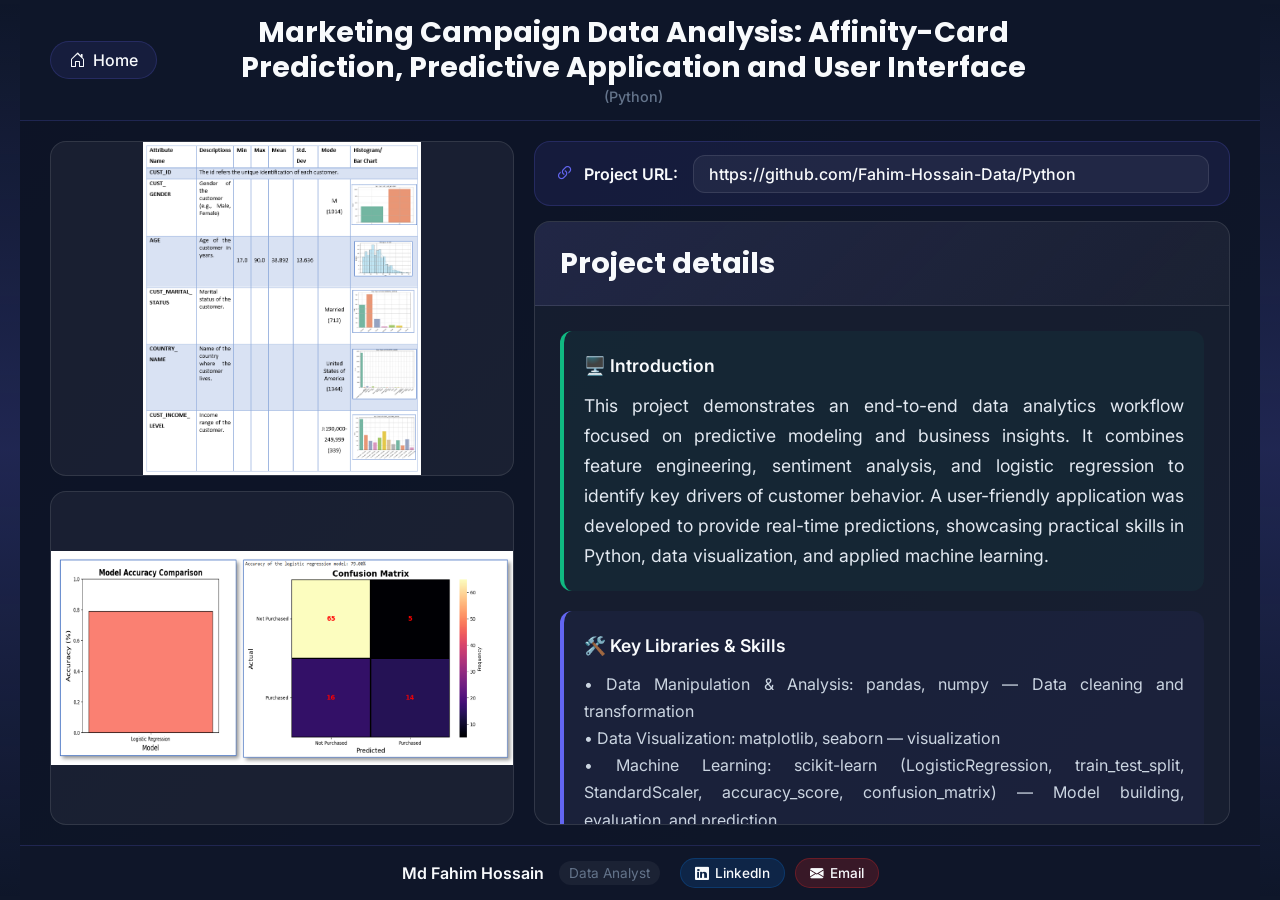
<file: portfolio-details-Pythone-preprocessing.html>
<!DOCTYPE html>
<html lang="en">
<head>
    <meta charset="UTF-8">
    <meta name="viewport" content="width=device-width, initial-scale=1.0">
    <title>Project 2 - Marketing Campaign Data Analysis: Affinity-Card Prediction, Predictive Application and User Interface </title>
    
    <!-- Favicon -->
    <link rel="icon" type="image/png" href="assets/img/F_logo.png">
    <link rel="shortcut icon" href="assets/img/F_logo.png" type="image/x-icon">
    
    <!-- Google Fonts -->
    <link rel="preconnect" href="https://fonts.googleapis.com">
    <link rel="preconnect" href="https://fonts.gstatic.com" crossorigin>
    <link href="https://fonts.googleapis.com/css2?family=Poppins:wght@400;500;600;700&family=Inter:wght@300;400;500;600&display=swap" rel="stylesheet">
    
    <!-- Bootstrap Icons -->
    <link rel="stylesheet" href="https://cdn.jsdelivr.net/npm/bootstrap-icons@1.10.0/font/bootstrap-icons.css">
    
    <style>
        /* ===== CSS VARIABLES ===== */
        :root {
            --primary: #6366f1;
            --primary-dark: #4f46e5;
            --secondary: #10b981;
            --dark: #0f172a;
            --darker: #020617;
            --light: #f8fafc;
            --gray: #64748b;
            --gray-light: #e2e8f0;
            
            --gradient-primary: linear-gradient(135deg, #6366f1 0%, #8b5cf6 100%);
            --gradient-dark: linear-gradient(135deg, #0f172a 0%, #1e293b 100%);
            --gradient-success: linear-gradient(135deg, #10b981 0%, #34d399 100%);
            
            --glass-bg: rgba(255, 255, 255, 0.05);
            --glass-border: rgba(255, 255, 255, 0.1);
            
            --shadow-sm: 0 4px 6px -1px rgba(0, 0, 0, 0.1);
            --shadow-md: 0 10px 25px -5px rgba(0, 0, 0, 0.1);
            --shadow-lg: 0 20px 50px -12px rgba(0, 0, 0, 0.25);
            
            --transition-smooth: all 0.3s ease;
            --radius-md: 12px;
            --radius-lg: 16px;
            --radius-full: 9999px;
        }
        
        /* ===== RESET & BASE ===== */
        * {
            margin: 0;
            padding: 0;
            box-sizing: border-box;
        }
        
        html {
            scroll-behavior: smooth;
            height: 100%;
        }
        
        body {
            font-family: 'Inter', -apple-system, BlinkMacSystemFont, sans-serif;
            background: linear-gradient(135deg, var(--darker) 0%, var(--dark) 100%);
            color: var(--light);
            min-height: 100vh;
            overflow-x: hidden;
            display: flex;
            flex-direction: column;
            height: 100%;
        }
        
        /* ===== MAIN LAYOUT ===== */
        .portfolio-container {
            min-height: 100vh;
            border-left: 20px solid var(--dark);
            border-right: 20px solid var(--dark);
            background: rgba(15, 23, 42, 0.8);
            position: relative;
            display: flex;
            flex-direction: column;
            flex: 1;
        }
        
        .portfolio-container::before,
        .portfolio-container::after {
            content: '';
            position: fixed;
            top: 0;
            width: 20px;
            height: 100%;
            background: linear-gradient(to bottom, transparent, var(--primary), transparent);
            z-index: 1000;
            opacity: 0.2;
        }
        
        .portfolio-container::before { left: 0; }
        .portfolio-container::after { right: 0; }
        
        /* ===== COMPACT HEADER ===== */
        .compact-header {
            padding: 15px 30px;
            background: rgba(15, 23, 42, 0.9);
            border-bottom: 1px solid rgba(99, 102, 241, 0.2);
            display: flex;
            align-items: center;
            gap: 30px;
            position: sticky;
            top: 0;
            z-index: 100;
            flex-shrink: 0;
        }
        
        /* Home Button Only */
        .home-button {
            display: inline-flex;
            align-items: center;
            gap: 8px;
            color: var(--light);
            text-decoration: none;
            font-weight: 500;
            padding: 8px 18px;
            border-radius: var(--radius-full);
            background: rgba(99, 102, 241, 0.1);
            border: 1px solid rgba(99, 102, 241, 0.2);
            transition: var(--transition-smooth);
        }
        
        .home-button:hover {
            background: rgba(99, 102, 241, 0.2);
            transform: translateY(-2px);
            box-shadow: var(--shadow-md);
        }
        
        /* Two-Line Title */
        .page-title-compact {
            flex: 1;
            text-align: center;
            line-height: 1.2;
        }
        
        .page-title-compact h1 {
            font-family: 'Poppins', sans-serif;
            font-size: 1.8rem;
            font-weight: 700;
            color: var(--light);
            margin-bottom: 4px;
        }
        
        .page-title-compact .subtitle {
            font-size: 0.9rem;
            color: var(--gray);
            font-weight: 500;
        }
        
        /* Empty Space for Balance */
        .header-balance {
            width: 120px;
        }
        
        /* ===== MAIN CONTENT ===== */
        .main-content-wrapper {
            padding: 20px 30px;
            display: flex;
            flex-direction: column;
            gap: 20px;
            flex: 1;
            overflow-y: auto;
        }
        
        /* Two Column Layout */
        .two-column-wrapper {
            display: flex;
            gap: 20px;
            height: calc(100vh - 230px);
            min-height: 500px;
            flex: 1;
        }
        
        /* Left Column - Images - UPDATED FOR FULL IMAGES */
        .images-column {
            flex: 2;
            display: flex;
            flex-direction: column;
            gap: 15px;
            overflow: auto;
        }
        
        .image-display {
            flex: 1;
            background: var(--glass-bg);
            border-radius: var(--radius-lg);
            border: 1px solid var(--glass-border);
            overflow: auto;
            position: relative;
            transition: var(--transition-smooth);
            display: flex;
            align-items: center;
            justify-content: center;
            min-height: 250px;
        }
        
        .image-display:hover {
            transform: translateY(-5px);
            border-color: var(--primary);
            box-shadow: var(--shadow-lg);
        }
        
        .project-image {
            max-width: 100%;
            max-height: 100%;
            object-fit: contain;
            transition: transform 0.4s ease;
            display: block;
        }
        
        .image-display:hover .project-image {
            transform: scale(1.03);
        }
        
        /* Right Column - Content */
        .content-column {
            flex: 3;
            display: flex;
            flex-direction: column;
            gap: 15px;
        }
        
        /* Compact URL Bar */
        .compact-url {
            background: rgba(99, 102, 241, 0.1);
            border-radius: var(--radius-lg);
            padding: 15px 20px;
            border: 1px solid rgba(99, 102, 241, 0.2);
            display: flex;
            align-items: center;
            gap: 15px;
            transition: var(--transition-smooth);
            height: 65px;
            flex-shrink: 0;
        }
        
        .compact-url:hover {
            background: rgba(99, 102, 241, 0.15);
            border-color: var(--primary);
        }
        
        .url-label {
            display: flex;
            align-items: center;
            gap: 10px;
            font-weight: 600;
            color: var(--light);
            white-space: nowrap;
        }
        
        .url-label i {
            color: var(--primary);
            font-size: 1.2rem;
        }
        
        .url-display {
            flex: 1;
            color: var(--light);
            text-decoration: none;
            font-weight: 500;
            padding: 8px 15px;
            background: rgba(255, 255, 255, 0.05);
            border-radius: var(--radius-md);
            border: 1px solid rgba(255, 255, 255, 0.1);
            overflow: hidden;
            text-overflow: ellipsis;
            white-space: nowrap;
            transition: var(--transition-smooth);
        }
        
        .url-display:hover {
            background: rgba(255, 255, 255, 0.1);
            color: var(--primary);
        }
        
        /* Description Box - Same as Before */
        .description-container {
            flex: 1;
            background: var(--glass-bg);
            border-radius: var(--radius-lg);
            border: 1px solid var(--glass-border);
            overflow: hidden;
            display: flex;
            flex-direction: column;
        }
        
        .description-title {
            padding: 20px 25px;
            background: linear-gradient(135deg, rgba(99, 102, 241, 0.1), transparent);
            border-bottom: 1px solid var(--glass-border);
            flex-shrink: 0;
        }
        
        .description-title h2 {
            font-family: 'Poppins', sans-serif;
            font-size: 1.8rem;
            font-weight: 700;
            color: var(--light);
        }
        
        .description-content {
            flex: 1;
            padding: 25px;
            overflow-y: auto;
            background: rgba(15, 23, 42, 0.3);
        }
        
        .description-content::-webkit-scrollbar {
            width: 6px;
        }
        
        .description-content::-webkit-scrollbar-track {
            background: rgba(255, 255, 255, 0.05);
            border-radius: var(--radius-full);
        }
        
        .description-content::-webkit-scrollbar-thumb {
            background: var(--gradient-primary);
            border-radius: var(--radius-full);
        }
        
        /* Paragraph Styles - with text-align: justify */
        .para-1 {
            font-size: 1.1rem;
            color: #e2e8f0;
            line-height: 1.7;
            margin-bottom: 20px;
            padding: 20px;
            background: rgba(16, 185, 129, 0.05);
            border-radius: var(--radius-md);
            border-left: 4px solid var(--secondary);
            text-align: justify;
            hyphens: auto;
            -webkit-hyphens: auto;
            -ms-hyphens: auto;
        }
        
        .para-2 {
            font-size: 1rem;
            color: #cbd5e1;
            line-height: 1.7;
            margin-bottom: 20px;
            padding: 20px;
            background: rgba(99, 102, 241, 0.05);
            border-radius: var(--radius-md);
            border-left: 4px solid var(--primary);
            text-align: justify;
            hyphens: auto;
            -webkit-hyphens: auto;
            -ms-hyphens: auto;
        }
        
        .para-3 {
            font-size: 1rem;
            color: #f8fafc;
            line-height: 1.7;
            margin-bottom: 20px;
            padding: 20px;
            background: rgba(239, 68, 68, 0.05);
            border-radius: var(--radius-md);
            border-left: 4px solid #ef4444;
            font-style: italic;
            text-align: justify;
            hyphens: auto;
            -webkit-hyphens: auto;
            -ms-hyphens: auto;
        }
        
        .para-1 strong,
        .para-2 strong,
        .para-3 strong {
            color: var(--light);
            font-weight: 600;
            display: block;
            margin-bottom: 10px;
            font-size: 1.1rem;
            text-align: left;
        }
        
        /* ===== COMPACT FOOTER - FIXED AT BOTTOM ===== */
        .compact-footer {
            background: rgba(15, 23, 42, 0.95);
            padding: 12px 30px;
            border-top: 1px solid rgba(99, 102, 241, 0.2);
            display: flex;
            justify-content: center;
            align-items: center;
            gap: 20px;
            min-height: 50px;
            flex-shrink: 0;
            position: sticky;
            bottom: 0;
            width: 100%;
            z-index: 100;
            margin-top: auto;
        }
        
        .footer-info {
            display: flex;
            align-items: center;
            gap: 15px;
        }
        
        .footer-name {
            font-weight: 600;
            color: var(--light);
            font-size: 1rem;
        }
        
        .footer-title {
            color: var(--gray);
            font-size: 0.85rem;
            padding: 4px 10px;
            background: rgba(255, 255, 255, 0.05);
            border-radius: var(--radius-md);
        }
        
        .footer-links {
            display: flex;
            align-items: center;
            gap: 10px;
        }
        
        .footer-link {
            display: inline-flex;
            align-items: center;
            gap: 6px;
            color: var(--light);
            text-decoration: none;
            font-weight: 500;
            padding: 6px 14px;
            border-radius: var(--radius-full);
            font-size: 0.85rem;
            transition: var(--transition-smooth);
        }
        
        .footer-link.linkedin {
            background: rgba(10, 102, 194, 0.2);
            border: 1px solid rgba(10, 102, 194, 0.3);
        }
        
        .footer-link.email {
            background: rgba(220, 38, 38, 0.2);
            border: 1px solid rgba(220, 38, 38, 0.3);
        }
        
        .footer-link:hover {
            transform: translateY(-2px);
            box-shadow: var(--shadow-sm);
        }
        
        /* ===== RESPONSIVE DESIGN ===== */
        @media (max-width: 1200px) {
            .two-column-wrapper {
                height: auto;
                min-height: auto;
            }
        }
        
        @media (max-width: 992px) {
            .portfolio-container {
                border-left: 15px solid var(--dark);
                border-right: 15px solid var(--dark);
            }
            
            .portfolio-container::before,
            .portfolio-container::after {
                width: 15px;
            }
            
            .compact-header,
            .main-content-wrapper,
            .compact-footer {
                padding: 15px 20px;
            }
            
            .two-column-wrapper {
                flex-direction: column;
                gap: 15px;
            }
            
            .images-column {
                height: 500px;
            }
            
            .two-column-wrapper {
                height: calc(100vh - 210px);
            }
            
            .image-display {
                min-height: 200px;
            }
        }
        
        @media (max-width: 768px) {
            .compact-header {
                flex-direction: column;
                gap: 15px;
                text-align: center;
                padding: 15px;
            }
            
            .header-balance {
                display: none;
            }
            
            .home-button {
                order: 1;
            }
            
            .page-title-compact {
                order: 2;
            }
            
            .page-title-compact h1 {
                font-size: 1.5rem;
            }
            
            .compact-url {
                flex-direction: column;
                height: auto;
                gap: 10px;
                padding: 15px;
            }
            
            .url-label {
                justify-content: center;
            }
            
            .url-display {
                width: 100%;
                text-align: center;
            }
            
            .compact-footer {
                flex-direction: column;
                gap: 10px;
                text-align: center;
                position: relative;
                bottom: auto;
                padding: 15px;
            }
            
            .footer-info {
                flex-direction: column;
                gap: 8px;
            }
            
            .two-column-wrapper {
                height: auto;
                min-height: auto;
            }
            
            .images-column {
                height: 450px;
            }
            
            .image-display {
                min-height: 180px;
            }
        }
        
        @media (max-width: 576px) {
            .portfolio-container {
                border-left: 10px solid var(--dark);
                border-right: 10px solid var(--dark);
            }
            
            .portfolio-container::before,
            .portfolio-container::after {
                width: 10px;
            }
            
            .compact-header,
            .main-content-wrapper,
            .compact-footer {
                padding: 12px 15px;
            }
            
            .description-content {
                padding: 15px;
            }
            
            .para-1,
            .para-2,
            .para-3 {
                padding: 15px;
                font-size: 0.95rem;
            }
            
            .description-title h2 {
                font-size: 1.5rem;
            }
            
            .images-column {
                height: 400px;
            }
            
            .image-display {
                min-height: 150px;
            }
        }
        
        /* For very small screens */
        @media (max-height: 700px) {
            .two-column-wrapper {
                height: auto;
                min-height: 400px;
            }
            
            .compact-footer {
                position: relative;
                bottom: auto;
            }
        }
    </style>
</head>
<body>
    <!-- Portfolio Container -->
    <div class="portfolio-container">
        
        <!-- Compact Header -->
        <header class="compact-header">
            <!-- Home Button Only -->
            <a href="index.html" class="home-button">
                <i class="bi bi-house-door"></i>
                <span>Home</span>
            </a>
            
            <!-- Two-Line Title -->
            <div class="page-title-compact">
                <h1>Marketing Campaign Data Analysis: Affinity-Card Prediction, Predictive Application and User Interface</h1>
                <div class="subtitle">(Python)</div>
            </div>
            
            <!-- Balance Space -->
            <div class="header-balance"></div>
        </header>
        
        <!-- Main Content -->
        <main class="main-content-wrapper">
            <div class="two-column-wrapper">
                
                <!-- Left Column: Images -->
                <div class="images-column">
                    <div class="image-display">
                        <img src="assets/img/portfolio/Python/MetaData_Table.png" class="project-image" alt="SuperStore Sales Dashboard - All Years">
                    </div>
                    
                    <div class="image-display">
                        <img src="assets/img/portfolio/Python/Performance_Mat.png" class="project-image" alt="SuperStore Sales Dashboard - 2020">
                    </div>
                </div>
                
                <!-- Right Column: Content -->
                <div class="content-column">
                    <!-- Compact URL Bar -->
                    <div class="compact-url">
                        <div class="url-label">
                            <i class="bi bi-link-45deg"></i>
                            <span>Project URL:</span>
                        </div>
                        <a href="https://github.com/Fahim-Hossain-Data/Python-Customer-Affinity-Card-Prediction-Data-Preprocessing-Modeling-and-Deployment" target="_blank" class="url-display">
                           https://github.com/Fahim-Hossain-Data/Python
                        </a>
                    </div>
                    
                    <!-- Description Box - Corrected Content -->
                    <div class="description-container">
                        <div class="description-title">
                            <h2>Project details</h2>
                        </div>
                        
                        <div class="description-content">
                            <p class="para-1">
                                <strong>🖥️ Introduction</strong>
                                This project demonstrates an end-to-end data analytics workflow focused on predictive modeling and business insights. It combines feature engineering, sentiment analysis, and logistic regression to identify key drivers of customer behavior. A user-friendly application was developed to provide real-time predictions, showcasing practical skills in Python, data visualization, and applied machine learning.
                            </p>
                            
                            <p class="para-2">
                                <strong>🛠️ Key Libraries & Skills</strong>
                                • Data Manipulation & Analysis: pandas, numpy — Data cleaning and transformation<br>
                                • Data Visualization: matplotlib, seaborn — visualization<br>
                                • Machine Learning: scikit-learn (LogisticRegression, train_test_split, StandardScaler, accuracy_score, confusion_matrix) — Model building, evaluation, and prediction<br>
                                • Natural Language Processing: TextBlob — Sentiment analysis<br>
                                • Interactive Applications: ipywidgets, IPython.display — User interface for the interactive prediction application<br>
                                • File Handling: Core Python modules (io, base64) — Uploading and processing
                            </p>
                            
                            <p class="para-3">
                                <strong>📌 Key Findings</strong>
                                • Constructed a predictive logistic regression model with a sample size of 1,500 records of customers to predict affinity card users on the 10 correlated features that are on the top.<br>
                                • Cleaned and processed data with pandas and NumPy, conducted correlation analysis, performed sentiments analysis with TextBlob, and created predictive models with scikit-learn.<br>
                                • Achieved 79% test accuracy with logistic regression and developed a visual user-friendly predictive tool to guide the real-time affinity card prediction with the support of manual input or CSV upload.
                            </p>
                        </div>
                    </div>
                </div>
            </div>
        </main>
        
        <!-- Compact Footer - ALWAYS AT BOTTOM -->
        <footer class="compact-footer">
            <div class="footer-info">
                <span class="footer-name">Md Fahim Hossain</span>
                <span class="footer-title">Data Analyst</span>
            </div>
            
            <div class="footer-links">
                <a href="https://www.linkedin.com/in/md-fahim-hossain-b51258227/" 
                   target="_blank"
                   class="footer-link linkedin">
                    <i class="bi bi-linkedin"></i>
                    <span>LinkedIn</span>
                </a>
                
                <a href="mailto:fahimhossain0729@gmail.com" 
                   class="footer-link email">
                    <i class="bi bi-envelope-fill"></i>
                    <span>Email</span>
                </a>
            </div>
        </footer>
    </div>

    <!-- Simple JavaScript for Interactions -->
    <script>
        // Smooth scroll for anchor links
        document.querySelectorAll('a[href^="#"]').forEach(anchor => {
            anchor.addEventListener('click', function (e) {
                e.preventDefault();
                const target = document.querySelector(this.getAttribute('href'));
                if (target) {
                    target.scrollIntoView({
                        behavior: 'smooth',
                        block: 'start'
                    });
                }
            });
        });
        
        // Add hover effect to images
        document.querySelectorAll('.image-display').forEach(image => {
            image.addEventListener('mouseenter', function() {
                this.style.transform = 'translateY(-5px)';
            });
            
            image.addEventListener('mouseleave', function() {
                this.style.transform = 'translateY(0)';
            });
        });
        
        // Ensure footer stays at bottom on page load
        window.addEventListener('load', function() {
            const portfolioContainer = document.querySelector('.portfolio-container');
            const mainContent = document.querySelector('.main-content-wrapper');
            const footer = document.querySelector('.compact-footer');
            
            // Check if content is shorter than viewport
            const contentHeight = portfolioContainer.offsetHeight;
            const windowHeight = window.innerHeight;
            
            if (contentHeight < windowHeight) {
                footer.style.position = 'absolute';
                footer.style.bottom = '0';
            } else {
                footer.style.position = 'sticky';
            }
        });
    </script>
</body>
</html>
</file>
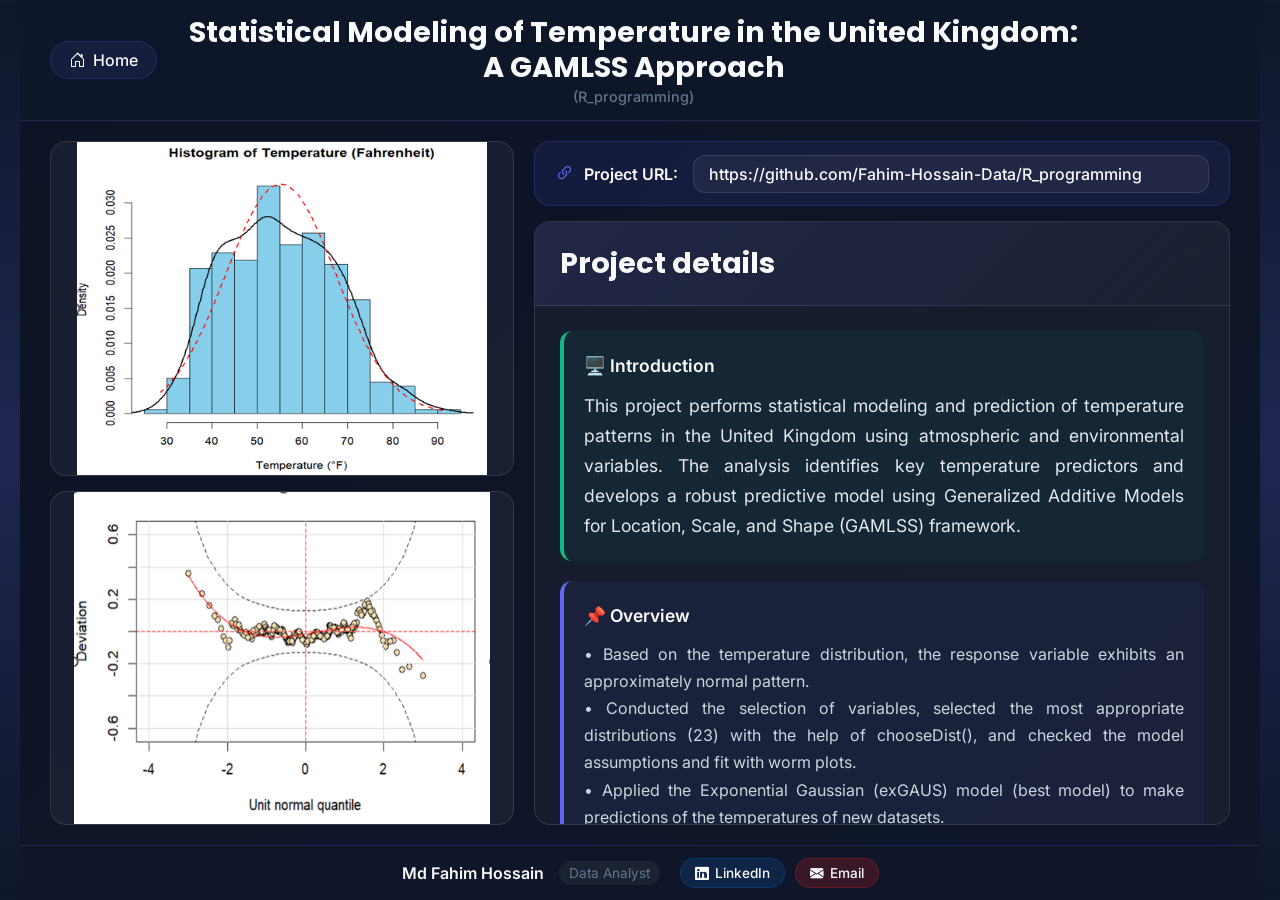
<file: portfolio-details-R.html>
<!DOCTYPE html>
<html lang="en">
<head>
    <meta charset="UTF-8">
    <meta name="viewport" content="width=device-width, initial-scale=1.0">
    <title>Project 5 - Statistical Modeling of Temperature in the United Kingdom: A GAMLSS Approach</title>
    
    <!-- Favicon -->
    <link rel="icon" type="image/png" href="assets/img/F_logo.png">
    <link rel="shortcut icon" href="assets/img/F_logo.png" type="image/x-icon">
    
    <!-- Google Fonts -->
    <link rel="preconnect" href="https://fonts.googleapis.com">
    <link rel="preconnect" href="https://fonts.gstatic.com" crossorigin>
    <link href="https://fonts.googleapis.com/css2?family=Poppins:wght@400;500;600;700&family=Inter:wght@300;400;500;600&display=swap" rel="stylesheet">
    
    <!-- Bootstrap Icons -->
    <link rel="stylesheet" href="https://cdn.jsdelivr.net/npm/bootstrap-icons@1.10.0/font/bootstrap-icons.css">
    
    <style>
        /* ===== CSS VARIABLES ===== */
        :root {
            --primary: #6366f1;
            --primary-dark: #4f46e5;
            --secondary: #10b981;
            --dark: #0f172a;
            --darker: #020617;
            --light: #f8fafc;
            --gray: #64748b;
            --gray-light: #e2e8f0;
            
            --gradient-primary: linear-gradient(135deg, #6366f1 0%, #8b5cf6 100%);
            --gradient-dark: linear-gradient(135deg, #0f172a 0%, #1e293b 100%);
            --gradient-success: linear-gradient(135deg, #10b981 0%, #34d399 100%);
            
            --glass-bg: rgba(255, 255, 255, 0.05);
            --glass-border: rgba(255, 255, 255, 0.1);
            
            --shadow-sm: 0 4px 6px -1px rgba(0, 0, 0, 0.1);
            --shadow-md: 0 10px 25px -5px rgba(0, 0, 0, 0.1);
            --shadow-lg: 0 20px 50px -12px rgba(0, 0, 0, 0.25);
            
            --transition-smooth: all 0.3s ease;
            --radius-md: 12px;
            --radius-lg: 16px;
            --radius-full: 9999px;
        }
        
        /* ===== RESET & BASE ===== */
        * {
            margin: 0;
            padding: 0;
            box-sizing: border-box;
        }
        
        html {
            scroll-behavior: smooth;
            height: 100%;
        }
        
        body {
            font-family: 'Inter', -apple-system, BlinkMacSystemFont, sans-serif;
            background: linear-gradient(135deg, var(--darker) 0%, var(--dark) 100%);
            color: var(--light);
            min-height: 100vh;
            overflow-x: hidden;
            display: flex;
            flex-direction: column;
            height: 100%;
        }
        
        /* ===== MAIN LAYOUT ===== */
        .portfolio-container {
            min-height: 100vh;
            border-left: 20px solid var(--dark);
            border-right: 20px solid var(--dark);
            background: rgba(15, 23, 42, 0.8);
            position: relative;
            display: flex;
            flex-direction: column;
            flex: 1;
        }
        
        .portfolio-container::before,
        .portfolio-container::after {
            content: '';
            position: fixed;
            top: 0;
            width: 20px;
            height: 100%;
            background: linear-gradient(to bottom, transparent, var(--primary), transparent);
            z-index: 1000;
            opacity: 0.2;
        }
        
        .portfolio-container::before { left: 0; }
        .portfolio-container::after { right: 0; }
        
        /* ===== COMPACT HEADER ===== */
        .compact-header {
            padding: 15px 30px;
            background: rgba(15, 23, 42, 0.9);
            border-bottom: 1px solid rgba(99, 102, 241, 0.2);
            display: flex;
            align-items: center;
            gap: 30px;
            position: sticky;
            top: 0;
            z-index: 100;
            flex-shrink: 0;
        }
        
        /* Home Button Only */
        .home-button {
            display: inline-flex;
            align-items: center;
            gap: 8px;
            color: var(--light);
            text-decoration: none;
            font-weight: 500;
            padding: 8px 18px;
            border-radius: var(--radius-full);
            background: rgba(99, 102, 241, 0.1);
            border: 1px solid rgba(99, 102, 241, 0.2);
            transition: var(--transition-smooth);
        }
        
        .home-button:hover {
            background: rgba(99, 102, 241, 0.2);
            transform: translateY(-2px);
            box-shadow: var(--shadow-md);
        }
        
        /* Two-Line Title */
        .page-title-compact {
            flex: 1;
            text-align: center;
            line-height: 1.2;
        }
        
        .page-title-compact h1 {
            font-family: 'Poppins', sans-serif;
            font-size: 1.8rem;
            font-weight: 700;
            color: var(--light);
            margin-bottom: 4px;
        }
        
        .page-title-compact .subtitle {
            font-size: 0.9rem;
            color: var(--gray);
            font-weight: 500;
        }
        
        /* Empty Space for Balance */
        .header-balance {
            width: 120px;
        }
        
        /* ===== MAIN CONTENT ===== */
        .main-content-wrapper {
            padding: 20px 30px;
            display: flex;
            flex-direction: column;
            gap: 20px;
            flex: 1;
            overflow-y: auto;
        }
        
        /* Two Column Layout */
        .two-column-wrapper {
            display: flex;
            gap: 20px;
            height: calc(100vh - 230px);
            min-height: 500px;
            flex: 1;
        }
        
        /* Left Column - Images - UPDATED FOR FULL IMAGES */
        .images-column {
            flex: 2;
            display: flex;
            flex-direction: column;
            gap: 15px;
            overflow: auto;
        }
        
        .image-display {
            flex: 1;
            background: var(--glass-bg);
            border-radius: var(--radius-lg);
            border: 1px solid var(--glass-border);
            overflow: auto;
            position: relative;
            transition: var(--transition-smooth);
            display: flex;
            align-items: center;
            justify-content: center;
            min-height: 250px;
        }
        
        .image-display:hover {
            transform: translateY(-5px);
            border-color: var(--primary);
            box-shadow: var(--shadow-lg);
        }
        
        .project-image {
            max-width: 100%;
            max-height: 100%;
            object-fit: contain;
            transition: transform 0.4s ease;
            display: block;
        }
        
        .image-display:hover .project-image {
            transform: scale(1.03);
        }
        
        /* Right Column - Content */
        .content-column {
            flex: 3;
            display: flex;
            flex-direction: column;
            gap: 15px;
        }
        
        /* Compact URL Bar */
        .compact-url {
            background: rgba(99, 102, 241, 0.1);
            border-radius: var(--radius-lg);
            padding: 15px 20px;
            border: 1px solid rgba(99, 102, 241, 0.2);
            display: flex;
            align-items: center;
            gap: 15px;
            transition: var(--transition-smooth);
            height: 65px;
            flex-shrink: 0;
        }
        
        .compact-url:hover {
            background: rgba(99, 102, 241, 0.15);
            border-color: var(--primary);
        }
        
        .url-label {
            display: flex;
            align-items: center;
            gap: 10px;
            font-weight: 600;
            color: var(--light);
            white-space: nowrap;
        }
        
        .url-label i {
            color: var(--primary);
            font-size: 1.2rem;
        }
        
        .url-display {
            flex: 1;
            color: var(--light);
            text-decoration: none;
            font-weight: 500;
            padding: 8px 15px;
            background: rgba(255, 255, 255, 0.05);
            border-radius: var(--radius-md);
            border: 1px solid rgba(255, 255, 255, 0.1);
            overflow: hidden;
            text-overflow: ellipsis;
            white-space: nowrap;
            transition: var(--transition-smooth);
        }
        
        .url-display:hover {
            background: rgba(255, 255, 255, 0.1);
            color: var(--primary);
        }
        
        /* Description Box - Same as Before */
        .description-container {
            flex: 1;
            background: var(--glass-bg);
            border-radius: var(--radius-lg);
            border: 1px solid var(--glass-border);
            overflow: hidden;
            display: flex;
            flex-direction: column;
        }
        
        .description-title {
            padding: 20px 25px;
            background: linear-gradient(135deg, rgba(99, 102, 241, 0.1), transparent);
            border-bottom: 1px solid var(--glass-border);
            flex-shrink: 0;
        }
        
        .description-title h2 {
            font-family: 'Poppins', sans-serif;
            font-size: 1.8rem;
            font-weight: 700;
            color: var(--light);
        }
        
        .description-content {
            flex: 1;
            padding: 25px;
            overflow-y: auto;
            background: rgba(15, 23, 42, 0.3);
        }
        
        .description-content::-webkit-scrollbar {
            width: 6px;
        }
        
        .description-content::-webkit-scrollbar-track {
            background: rgba(255, 255, 255, 0.05);
            border-radius: var(--radius-full);
        }
        
        .description-content::-webkit-scrollbar-thumb {
            background: var(--gradient-primary);
            border-radius: var(--radius-full);
        }
        
        /* Paragraph Styles - with text-align: justify */
        .para-1 {
            font-size: 1.1rem;
            color: #e2e8f0;
            line-height: 1.7;
            margin-bottom: 20px;
            padding: 20px;
            background: rgba(16, 185, 129, 0.05);
            border-radius: var(--radius-md);
            border-left: 4px solid var(--secondary);
            text-align: justify;
            hyphens: auto;
            -webkit-hyphens: auto;
            -ms-hyphens: auto;
        }
        
        .para-2 {
            font-size: 1rem;
            color: #cbd5e1;
            line-height: 1.7;
            margin-bottom: 20px;
            padding: 20px;
            background: rgba(99, 102, 241, 0.05);
            border-radius: var(--radius-md);
            border-left: 4px solid var(--primary);
            text-align: justify;
            hyphens: auto;
            -webkit-hyphens: auto;
            -ms-hyphens: auto;
        }
        
        .para-3 {
            font-size: 1rem;
            color: #f8fafc;
            line-height: 1.7;
            margin-bottom: 20px;
            padding: 20px;
            background: rgba(239, 68, 68, 0.05);
            border-radius: var(--radius-md);
            border-left: 4px solid #ef4444;
            font-style: italic;
            text-align: justify;
            hyphens: auto;
            -webkit-hyphens: auto;
            -ms-hyphens: auto;
        }
        
        .para-1 strong,
        .para-2 strong,
        .para-3 strong {
            color: var(--light);
            font-weight: 600;
            display: block;
            margin-bottom: 10px;
            font-size: 1.1rem;
            text-align: left;
        }
        
        /* ===== COMPACT FOOTER - FIXED AT BOTTOM ===== */
        .compact-footer {
            background: rgba(15, 23, 42, 0.95);
            padding: 12px 30px;
            border-top: 1px solid rgba(99, 102, 241, 0.2);
            display: flex;
            justify-content: center;
            align-items: center;
            gap: 20px;
            min-height: 50px;
            flex-shrink: 0;
            position: sticky;
            bottom: 0;
            width: 100%;
            z-index: 100;
            margin-top: auto;
        }
        
        .footer-info {
            display: flex;
            align-items: center;
            gap: 15px;
        }
        
        .footer-name {
            font-weight: 600;
            color: var(--light);
            font-size: 1rem;
        }
        
        .footer-title {
            color: var(--gray);
            font-size: 0.85rem;
            padding: 4px 10px;
            background: rgba(255, 255, 255, 0.05);
            border-radius: var(--radius-md);
        }
        
        .footer-links {
            display: flex;
            align-items: center;
            gap: 10px;
        }
        
        .footer-link {
            display: inline-flex;
            align-items: center;
            gap: 6px;
            color: var(--light);
            text-decoration: none;
            font-weight: 500;
            padding: 6px 14px;
            border-radius: var(--radius-full);
            font-size: 0.85rem;
            transition: var(--transition-smooth);
        }
        
        .footer-link.linkedin {
            background: rgba(10, 102, 194, 0.2);
            border: 1px solid rgba(10, 102, 194, 0.3);
        }
        
        .footer-link.email {
            background: rgba(220, 38, 38, 0.2);
            border: 1px solid rgba(220, 38, 38, 0.3);
        }
        
        .footer-link:hover {
            transform: translateY(-2px);
            box-shadow: var(--shadow-sm);
        }
        
        /* ===== RESPONSIVE DESIGN ===== */
        @media (max-width: 1200px) {
            .two-column-wrapper {
                height: auto;
                min-height: auto;
            }
        }
        
        @media (max-width: 992px) {
            .portfolio-container {
                border-left: 15px solid var(--dark);
                border-right: 15px solid var(--dark);
            }
            
            .portfolio-container::before,
            .portfolio-container::after {
                width: 15px;
            }
            
            .compact-header,
            .main-content-wrapper,
            .compact-footer {
                padding: 15px 20px;
            }
            
            .two-column-wrapper {
                flex-direction: column;
                gap: 15px;
            }
            
            .images-column {
                height: 500px;
            }
            
            .two-column-wrapper {
                height: calc(100vh - 210px);
            }
            
            .image-display {
                min-height: 200px;
            }
        }
        
        @media (max-width: 768px) {
            .compact-header {
                flex-direction: column;
                gap: 15px;
                text-align: center;
                padding: 15px;
            }
            
            .header-balance {
                display: none;
            }
            
            .home-button {
                order: 1;
            }
            
            .page-title-compact {
                order: 2;
            }
            
            .page-title-compact h1 {
                font-size: 1.5rem;
            }
            
            .compact-url {
                flex-direction: column;
                height: auto;
                gap: 10px;
                padding: 15px;
            }
            
            .url-label {
                justify-content: center;
            }
            
            .url-display {
                width: 100%;
                text-align: center;
            }
            
            .compact-footer {
                flex-direction: column;
                gap: 10px;
                text-align: center;
                position: relative;
                bottom: auto;
                padding: 15px;
            }
            
            .footer-info {
                flex-direction: column;
                gap: 8px;
            }
            
            .two-column-wrapper {
                height: auto;
                min-height: auto;
            }
            
            .images-column {
                height: 450px;
            }
            
            .image-display {
                min-height: 180px;
            }
        }
        
        @media (max-width: 576px) {
            .portfolio-container {
                border-left: 10px solid var(--dark);
                border-right: 10px solid var(--dark);
            }
            
            .portfolio-container::before,
            .portfolio-container::after {
                width: 10px;
            }
            
            .compact-header,
            .main-content-wrapper,
            .compact-footer {
                padding: 12px 15px;
            }
            
            .description-content {
                padding: 15px;
            }
            
            .para-1,
            .para-2,
            .para-3 {
                padding: 15px;
                font-size: 0.95rem;
            }
            
            .description-title h2 {
                font-size: 1.5rem;
            }
            
            .images-column {
                height: 400px;
            }
            
            .image-display {
                min-height: 150px;
            }
        }
        
        /* For very small screens */
        @media (max-height: 700px) {
            .two-column-wrapper {
                height: auto;
                min-height: 400px;
            }
            
            .compact-footer {
                position: relative;
                bottom: auto;
            }
        }
    </style>
</head>
<body>
    <!-- Portfolio Container -->
    <div class="portfolio-container">
        
        <!-- Compact Header -->
        <header class="compact-header">
            <!-- Home Button Only -->
            <a href="index.html" class="home-button">
                <i class="bi bi-house-door"></i>
                <span>Home</span>
            </a>
            
            <!-- Two-Line Title -->
            <div class="page-title-compact">
                <h1>Statistical Modeling of Temperature in the United Kingdom: A GAMLSS Approach</h1>
                <div class="subtitle">(R_programming)</div>
            </div>
            
            <!-- Balance Space -->
            <div class="header-balance"></div>
        </header>
        
        <!-- Main Content -->
        <main class="main-content-wrapper">
            <div class="two-column-wrapper">
                
                <!-- Left Column: Images -->
                <div class="images-column">
                    <div class="image-display">
                        <img src="assets/img/portfolio/R_Prog/histogram.png" class="project-image" alt="SuperStore Sales Dashboard - All Years">
                    </div>
                    
                    <div class="image-display">
                        <img src="assets/img/portfolio/R_Prog/Worm-Plot_exGAUS.png" class="project-image" alt="SuperStore Sales Dashboard - 2020">
                    </div>
                </div>
                
                <!-- Right Column: Content -->
                <div class="content-column">
                    <!-- Compact URL Bar -->
                    <div class="compact-url">
                        <div class="url-label">
                            <i class="bi bi-link-45deg"></i>
                            <span>Project URL:</span>
                        </div>
                        <a href="https://github.com/Fahim-Hossain-Data/R_Statistical-Modeling-of-Temperature-in-the-United-Kingdom-A-GAMLSS-Approach" target="_blank" class="url-display">
                           https://github.com/Fahim-Hossain-Data/R_programming
                        </a>
                    </div>
                    
                    <!-- Description Box - Corrected Content -->
                    <div class="description-container">
                        <div class="description-title">
                            <h2>Project details</h2>
                        </div>
                        
                        <div class="description-content">
                            <p class="para-1">
                                <strong>🖥️ Introduction</strong>
                                This project performs statistical modeling and prediction of temperature patterns in the United Kingdom using atmospheric and environmental variables. The analysis identifies key temperature predictors and develops a robust predictive model using Generalized Additive Models for Location, Scale, and Shape (GAMLSS) framework.
                            </p>
                            
                            <p class="para-2">
                                <strong>📌 Overview</strong>
                                • Based on the temperature distribution, the response variable exhibits an approximately normal pattern.<br>
                                • Conducted the selection of variables, selected the most appropriate distributions (23) with the help of chooseDist(), and checked the model assumptions and fit with worm plots.<br>
                                • Applied the Exponential Gaussian (exGAUS) model (best model) to make predictions of the temperatures of new datasets.
                            </p>
                        </div>
                    </div>
                </div>
            </div>
        </main>
        
        <!-- Compact Footer - ALWAYS AT BOTTOM -->
        <footer class="compact-footer">
            <div class="footer-info">
                <span class="footer-name">Md Fahim Hossain</span>
                <span class="footer-title">Data Analyst</span>
            </div>
            
            <div class="footer-links">
                <a href="https://www.linkedin.com/in/md-fahim-hossain-b51258227/" 
                   target="_blank"
                   class="footer-link linkedin">
                    <i class="bi bi-linkedin"></i>
                    <span>LinkedIn</span>
                </a>
                
                <a href="mailto:fahimhossain0729@gmail.com" 
                   class="footer-link email">
                    <i class="bi bi-envelope-fill"></i>
                    <span>Email</span>
                </a>
            </div>
        </footer>
    </div>

    <!-- Simple JavaScript for Interactions -->
    <script>
        // Smooth scroll for anchor links
        document.querySelectorAll('a[href^="#"]').forEach(anchor => {
            anchor.addEventListener('click', function (e) {
                e.preventDefault();
                const target = document.querySelector(this.getAttribute('href'));
                if (target) {
                    target.scrollIntoView({
                        behavior: 'smooth',
                        block: 'start'
                    });
                }
            });
        });
        
        // Add hover effect to images
        document.querySelectorAll('.image-display').forEach(image => {
            image.addEventListener('mouseenter', function() {
                this.style.transform = 'translateY(-5px)';
            });
            
            image.addEventListener('mouseleave', function() {
                this.style.transform = 'translateY(0)';
            });
        });
        
        // Ensure footer stays at bottom on page load
        window.addEventListener('load', function() {
            const portfolioContainer = document.querySelector('.portfolio-container');
            const mainContent = document.querySelector('.main-content-wrapper');
            const footer = document.querySelector('.compact-footer');
            
            // Check if content is shorter than viewport
            const contentHeight = portfolioContainer.offsetHeight;
            const windowHeight = window.innerHeight;
            
            if (contentHeight < windowHeight) {
                footer.style.position = 'absolute';
                footer.style.bottom = '0';
            } else {
                footer.style.position = 'sticky';
            }
        });
    </script>
</body>
</html>
</file>
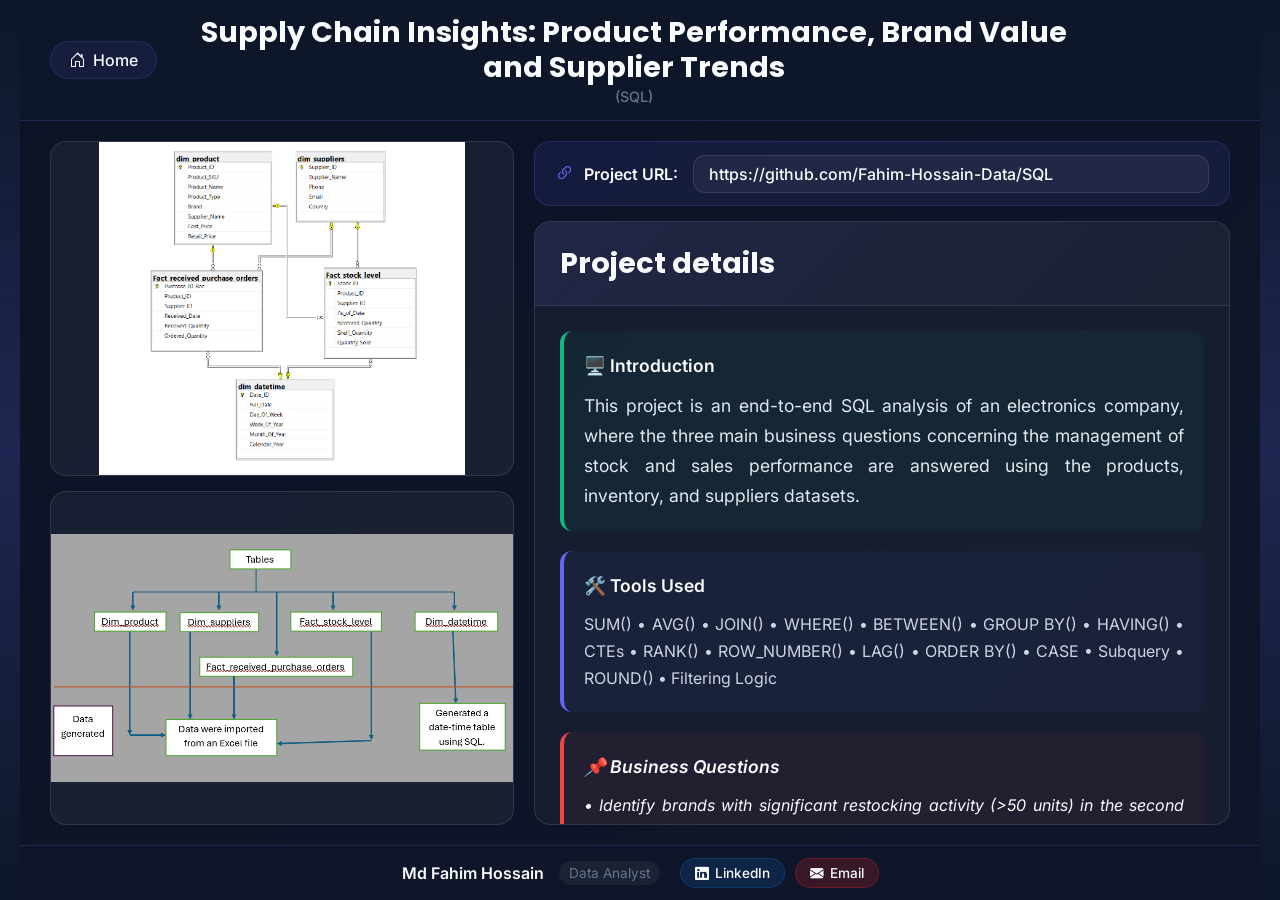
<file: portfolio-details-SQL.html>
<!DOCTYPE html>
<html lang="en">
<head>
    <meta charset="UTF-8">
    <meta name="viewport" content="width=device-width, initial-scale=1.0">
    <title>Project 1 - Supply Chain Insights: Product Performance, Brand Value and Supplier Trends </title>
    
    <!-- Favicon -->
    <link rel="icon" type="image/png" href="assets/img/F_logo.png">
    <link rel="shortcut icon" href="assets/img/F_logo.png" type="image/x-icon">
    
    <!-- Google Fonts -->
    <link rel="preconnect" href="https://fonts.googleapis.com">
    <link rel="preconnect" href="https://fonts.gstatic.com" crossorigin>
    <link href="https://fonts.googleapis.com/css2?family=Poppins:wght@400;500;600;700&family=Inter:wght@300;400;500;600&display=swap" rel="stylesheet">
    
    <!-- Bootstrap Icons -->
    <link rel="stylesheet" href="https://cdn.jsdelivr.net/npm/bootstrap-icons@1.10.0/font/bootstrap-icons.css">
    
    <style>
        /* ===== CSS VARIABLES ===== */
        :root {
            --primary: #6366f1;
            --primary-dark: #4f46e5;
            --secondary: #10b981;
            --dark: #0f172a;
            --darker: #020617;
            --light: #f8fafc;
            --gray: #64748b;
            --gray-light: #e2e8f0;
            
            --gradient-primary: linear-gradient(135deg, #6366f1 0%, #8b5cf6 100%);
            --gradient-dark: linear-gradient(135deg, #0f172a 0%, #1e293b 100%);
            --gradient-success: linear-gradient(135deg, #10b981 0%, #34d399 100%);
            
            --glass-bg: rgba(255, 255, 255, 0.05);
            --glass-border: rgba(255, 255, 255, 0.1);
            
            --shadow-sm: 0 4px 6px -1px rgba(0, 0, 0, 0.1);
            --shadow-md: 0 10px 25px -5px rgba(0, 0, 0, 0.1);
            --shadow-lg: 0 20px 50px -12px rgba(0, 0, 0, 0.25);
            
            --transition-smooth: all 0.3s ease;
            --radius-md: 12px;
            --radius-lg: 16px;
            --radius-full: 9999px;
        }
        
        /* ===== RESET & BASE ===== */
        * {
            margin: 0;
            padding: 0;
            box-sizing: border-box;
        }
        
        html {
            scroll-behavior: smooth;
            height: 100%;
        }
        
        body {
            font-family: 'Inter', -apple-system, BlinkMacSystemFont, sans-serif;
            background: linear-gradient(135deg, var(--darker) 0%, var(--dark) 100%);
            color: var(--light);
            min-height: 100vh;
            overflow-x: hidden;
            display: flex;
            flex-direction: column;
            height: 100%;
        }
        
        /* ===== MAIN LAYOUT ===== */
        .portfolio-container {
            min-height: 100vh;
            border-left: 20px solid var(--dark);
            border-right: 20px solid var(--dark);
            background: rgba(15, 23, 42, 0.8);
            position: relative;
            display: flex;
            flex-direction: column;
            flex: 1;
        }
        
        .portfolio-container::before,
        .portfolio-container::after {
            content: '';
            position: fixed;
            top: 0;
            width: 20px;
            height: 100%;
            background: linear-gradient(to bottom, transparent, var(--primary), transparent);
            z-index: 1000;
            opacity: 0.2;
        }
        
        .portfolio-container::before { left: 0; }
        .portfolio-container::after { right: 0; }
        
        /* ===== COMPACT HEADER ===== */
        .compact-header {
            padding: 15px 30px;
            background: rgba(15, 23, 42, 0.9);
            border-bottom: 1px solid rgba(99, 102, 241, 0.2);
            display: flex;
            align-items: center;
            gap: 30px;
            position: sticky;
            top: 0;
            z-index: 100;
            flex-shrink: 0;
        }
        
        /* Home Button Only */
        .home-button {
            display: inline-flex;
            align-items: center;
            gap: 8px;
            color: var(--light);
            text-decoration: none;
            font-weight: 500;
            padding: 8px 18px;
            border-radius: var(--radius-full);
            background: rgba(99, 102, 241, 0.1);
            border: 1px solid rgba(99, 102, 241, 0.2);
            transition: var(--transition-smooth);
        }
        
        .home-button:hover {
            background: rgba(99, 102, 241, 0.2);
            transform: translateY(-2px);
            box-shadow: var(--shadow-md);
        }
        
        /* Two-Line Title */
        .page-title-compact {
            flex: 1;
            text-align: center;
            line-height: 1.2;
        }
        
        .page-title-compact h1 {
            font-family: 'Poppins', sans-serif;
            font-size: 1.8rem;
            font-weight: 700;
            color: var(--light);
            margin-bottom: 4px;
        }
        
        .page-title-compact .subtitle {
            font-size: 0.9rem;
            color: var(--gray);
            font-weight: 500;
        }
        
        /* Empty Space for Balance */
        .header-balance {
            width: 120px;
        }
        
        /* ===== MAIN CONTENT ===== */
        .main-content-wrapper {
            padding: 20px 30px;
            display: flex;
            flex-direction: column;
            gap: 20px;
            flex: 1;
            overflow-y: auto;
        }
        
        /* Two Column Layout */
        .two-column-wrapper {
            display: flex;
            gap: 20px;
            height: calc(100vh - 230px);
            min-height: 500px;
            flex: 1;
        }
        
        /* Left Column - Images - UPDATED FOR FULL IMAGES */
        .images-column {
            flex: 2;
            display: flex;
            flex-direction: column;
            gap: 15px;
            overflow: auto;
        }
        
        .image-display {
            flex: 1;
            background: var(--glass-bg);
            border-radius: var(--radius-lg);
            border: 1px solid var(--glass-border);
            overflow: auto;
            position: relative;
            transition: var(--transition-smooth);
            display: flex;
            align-items: center;
            justify-content: center;
            min-height: 250px;
        }
        
        .image-display:hover {
            transform: translateY(-5px);
            border-color: var(--primary);
            box-shadow: var(--shadow-lg);
        }
        
        .project-image {
            max-width: 100%;
            max-height: 100%;
            object-fit: contain;
            transition: transform 0.4s ease;
            display: block;
        }
        
        .image-display:hover .project-image {
            transform: scale(1.03);
        }
        
        /* Right Column - Content */
        .content-column {
            flex: 3;
            display: flex;
            flex-direction: column;
            gap: 15px;
        }
        
        /* Compact URL Bar */
        .compact-url {
            background: rgba(99, 102, 241, 0.1);
            border-radius: var(--radius-lg);
            padding: 15px 20px;
            border: 1px solid rgba(99, 102, 241, 0.2);
            display: flex;
            align-items: center;
            gap: 15px;
            transition: var(--transition-smooth);
            height: 65px;
            flex-shrink: 0;
        }
        
        .compact-url:hover {
            background: rgba(99, 102, 241, 0.15);
            border-color: var(--primary);
        }
        
        .url-label {
            display: flex;
            align-items: center;
            gap: 10px;
            font-weight: 600;
            color: var(--light);
            white-space: nowrap;
        }
        
        .url-label i {
            color: var(--primary);
            font-size: 1.2rem;
        }
        
        .url-display {
            flex: 1;
            color: var(--light);
            text-decoration: none;
            font-weight: 500;
            padding: 8px 15px;
            background: rgba(255, 255, 255, 0.05);
            border-radius: var(--radius-md);
            border: 1px solid rgba(255, 255, 255, 0.1);
            overflow: hidden;
            text-overflow: ellipsis;
            white-space: nowrap;
            transition: var(--transition-smooth);
        }
        
        .url-display:hover {
            background: rgba(255, 255, 255, 0.1);
            color: var(--primary);
        }
        
        /* Description Box - Same as Before */
        .description-container {
            flex: 1;
            background: var(--glass-bg);
            border-radius: var(--radius-lg);
            border: 1px solid var(--glass-border);
            overflow: hidden;
            display: flex;
            flex-direction: column;
        }
        
        .description-title {
            padding: 20px 25px;
            background: linear-gradient(135deg, rgba(99, 102, 241, 0.1), transparent);
            border-bottom: 1px solid var(--glass-border);
            flex-shrink: 0;
        }
        
        .description-title h2 {
            font-family: 'Poppins', sans-serif;
            font-size: 1.8rem;
            font-weight: 700;
            color: var(--light);
        }
        
        .description-content {
            flex: 1;
            padding: 25px;
            overflow-y: auto;
            background: rgba(15, 23, 42, 0.3);
        }
        
        .description-content::-webkit-scrollbar {
            width: 6px;
        }
        
        .description-content::-webkit-scrollbar-track {
            background: rgba(255, 255, 255, 0.05);
            border-radius: var(--radius-full);
        }
        
        .description-content::-webkit-scrollbar-thumb {
            background: var(--gradient-primary);
            border-radius: var(--radius-full);
        }
        
        /* Paragraph Styles - with text-align: justify */
        .para-1 {
            font-size: 1.1rem;
            color: #e2e8f0;
            line-height: 1.7;
            margin-bottom: 20px;
            padding: 20px;
            background: rgba(16, 185, 129, 0.05);
            border-radius: var(--radius-md);
            border-left: 4px solid var(--secondary);
            text-align: justify;
            hyphens: auto;
            -webkit-hyphens: auto;
            -ms-hyphens: auto;
        }
        
        .para-2 {
            font-size: 1rem;
            color: #cbd5e1;
            line-height: 1.7;
            margin-bottom: 20px;
            padding: 20px;
            background: rgba(99, 102, 241, 0.05);
            border-radius: var(--radius-md);
            border-left: 4px solid var(--primary);
            text-align: justify;
            hyphens: auto;
            -webkit-hyphens: auto;
            -ms-hyphens: auto;
        }
        
        .para-3 {
            font-size: 1rem;
            color: #f8fafc;
            line-height: 1.7;
            margin-bottom: 20px;
            padding: 20px;
            background: rgba(239, 68, 68, 0.05);
            border-radius: var(--radius-md);
            border-left: 4px solid #ef4444;
            font-style: italic;
            text-align: justify;
            hyphens: auto;
            -webkit-hyphens: auto;
            -ms-hyphens: auto;
        }
        
        .para-1 strong,
        .para-2 strong,
        .para-3 strong {
            color: var(--light);
            font-weight: 600;
            display: block;
            margin-bottom: 10px;
            font-size: 1.1rem;
            text-align: left;
        }
        
        /* ===== COMPACT FOOTER - FIXED AT BOTTOM ===== */
        .compact-footer {
            background: rgba(15, 23, 42, 0.95);
            padding: 12px 30px;
            border-top: 1px solid rgba(99, 102, 241, 0.2);
            display: flex;
            justify-content: center;
            align-items: center;
            gap: 20px;
            min-height: 50px;
            flex-shrink: 0;
            position: sticky;
            bottom: 0;
            width: 100%;
            z-index: 100;
            margin-top: auto;
        }
        
        .footer-info {
            display: flex;
            align-items: center;
            gap: 15px;
        }
        
        .footer-name {
            font-weight: 600;
            color: var(--light);
            font-size: 1rem;
        }
        
        .footer-title {
            color: var(--gray);
            font-size: 0.85rem;
            padding: 4px 10px;
            background: rgba(255, 255, 255, 0.05);
            border-radius: var(--radius-md);
        }
        
        .footer-links {
            display: flex;
            align-items: center;
            gap: 10px;
        }
        
        .footer-link {
            display: inline-flex;
            align-items: center;
            gap: 6px;
            color: var(--light);
            text-decoration: none;
            font-weight: 500;
            padding: 6px 14px;
            border-radius: var(--radius-full);
            font-size: 0.85rem;
            transition: var(--transition-smooth);
        }
        
        .footer-link.linkedin {
            background: rgba(10, 102, 194, 0.2);
            border: 1px solid rgba(10, 102, 194, 0.3);
        }
        
        .footer-link.email {
            background: rgba(220, 38, 38, 0.2);
            border: 1px solid rgba(220, 38, 38, 0.3);
        }
        
        .footer-link:hover {
            transform: translateY(-2px);
            box-shadow: var(--shadow-sm);
        }
        
        /* ===== RESPONSIVE DESIGN ===== */
        @media (max-width: 1200px) {
            .two-column-wrapper {
                height: auto;
                min-height: auto;
            }
        }
        
        @media (max-width: 992px) {
            .portfolio-container {
                border-left: 15px solid var(--dark);
                border-right: 15px solid var(--dark);
            }
            
            .portfolio-container::before,
            .portfolio-container::after {
                width: 15px;
            }
            
            .compact-header,
            .main-content-wrapper,
            .compact-footer {
                padding: 15px 20px;
            }
            
            .two-column-wrapper {
                flex-direction: column;
                gap: 15px;
            }
            
            .images-column {
                height: 500px;
            }
            
            .two-column-wrapper {
                height: calc(100vh - 210px);
            }
            
            .image-display {
                min-height: 200px;
            }
        }
        
        @media (max-width: 768px) {
            .compact-header {
                flex-direction: column;
                gap: 15px;
                text-align: center;
                padding: 15px;
            }
            
            .header-balance {
                display: none;
            }
            
            .home-button {
                order: 1;
            }
            
            .page-title-compact {
                order: 2;
            }
            
            .page-title-compact h1 {
                font-size: 1.5rem;
            }
            
            .compact-url {
                flex-direction: column;
                height: auto;
                gap: 10px;
                padding: 15px;
            }
            
            .url-label {
                justify-content: center;
            }
            
            .url-display {
                width: 100%;
                text-align: center;
            }
            
            .compact-footer {
                flex-direction: column;
                gap: 10px;
                text-align: center;
                position: relative;
                bottom: auto;
                padding: 15px;
            }
            
            .footer-info {
                flex-direction: column;
                gap: 8px;
            }
            
            .two-column-wrapper {
                height: auto;
                min-height: auto;
            }
            
            .images-column {
                height: 450px;
            }
            
            .image-display {
                min-height: 180px;
            }
        }
        
        @media (max-width: 576px) {
            .portfolio-container {
                border-left: 10px solid var(--dark);
                border-right: 10px solid var(--dark);
            }
            
            .portfolio-container::before,
            .portfolio-container::after {
                width: 10px;
            }
            
            .compact-header,
            .main-content-wrapper,
            .compact-footer {
                padding: 12px 15px;
            }
            
            .description-content {
                padding: 15px;
            }
            
            .para-1,
            .para-2,
            .para-3 {
                padding: 15px;
                font-size: 0.95rem;
            }
            
            .description-title h2 {
                font-size: 1.5rem;
            }
            
            .images-column {
                height: 400px;
            }
            
            .image-display {
                min-height: 150px;
            }
        }
        
        /* For very small screens */
        @media (max-height: 700px) {
            .two-column-wrapper {
                height: auto;
                min-height: 400px;
            }
            
            .compact-footer {
                position: relative;
                bottom: auto;
            }
        }
    </style>
</head>
<body>
    <!-- Portfolio Container -->
    <div class="portfolio-container">
        
        <!-- Compact Header -->
        <header class="compact-header">
            <!-- Home Button Only -->
            <a href="index.html" class="home-button">
                <i class="bi bi-house-door"></i>
                <span>Home</span>
            </a>
            
            <!-- Two-Line Title -->
            <div class="page-title-compact">
                <h1>Supply Chain Insights: Product Performance, Brand Value and Supplier Trends</h1>
                <div class="subtitle">(SQL)</div>
            </div>
            
            <!-- Balance Space -->
            <div class="header-balance"></div>
        </header>
        
        <!-- Main Content -->
        <main class="main-content-wrapper">
            <div class="two-column-wrapper">
                
                <!-- Left Column: Images -->
                <div class="images-column">
                    <div class="image-display">
                        <img src="assets/img/portfolio/SQL/Database_Diagram.png" class="project-image" alt="SuperStore Sales Dashboard - All Years">
                    </div>
                    
                    <div class="image-display">
                        <img src="assets/img/portfolio/SQL/Data_Generation_Plan.png" class="project-image" alt="SuperStore Sales Dashboard - 2020">
                    </div>
                </div>
                
                <!-- Right Column: Content -->
                <div class="content-column">
                    <!-- Compact URL Bar -->
                    <div class="compact-url">
                        <div class="url-label">
                            <i class="bi bi-link-45deg"></i>
                            <span>Project URL:</span>
                        </div>
                        <a href="https://github.com/Fahim-Hossain-Data/SQL-Supply-Chain-Analytics--Product-Performance-Brand-Value-Supplier-Trends" target="_blank" class="url-display">
                           https://github.com/Fahim-Hossain-Data/SQL
                        </a>
                    </div>
                    
                    <!-- Description Box - Corrected Content -->
                    <div class="description-container">
                        <div class="description-title">
                            <h2>Project details</h2>
                        </div>
                        
                        <div class="description-content">
                            <p class="para-1">
                                <strong>🖥️ Introduction</strong>
                                This project is an end-to-end SQL analysis of an electronics company, where the three main business questions 
                                concerning the management of stock and sales performance are answered using the products, inventory, and 
                                suppliers datasets.
                            </p>
                            
                            <p class="para-2">
                                <strong>🛠️ Tools Used</strong>
                                SUM() • AVG() • JOIN() • WHERE() • BETWEEN() • GROUP BY() • HAVING() • CTEs • RANK() • ROW_NUMBER() • LAG() • ORDER BY() • CASE • Subquery • ROUND() • Filtering Logic
                            </p>
                            
                            <p class="para-3">
                                <strong>📌 Business Questions </strong>
                                • Identify brands with significant restocking activity (>50 units) in the second half of 2025 (July-December) and analyze their average shelf inventory value to optimize supply chain planning for next year.<br>
                                • Identify the top 5 products by total quantity sold and categorize them as High (more than 90 units) Medium (60 to 90 units), or Low velocity (less than 60 units) to understand sales performance trends..<br>
                                • Identify the top 3 suppliers with the largest positive change in received quantity by comparing their most recent delivery to their previous delivery, to understand suppliers with significant restocking trends.<br>
                            </p>
                            
                            <p class="para-1">
                                <strong>⚙️ Data Cleaning / Preprocessing</strong>
                                A number of data cleaning procedures were researched in the project to guarantee data quality. Cost_Price and 
                                Retail_Price had to be checked to contain any zero values and transformed to NULL or default values using 
                                COALESCE and the price columns changed to DECIMAL(10,2) in consistency. Also the text fields like Product_Type 
                                were standardized by capitalizing the first letter and changing the remaining to lowercase. These steps were 
                                performed as part of the data preparation process to verify that price and product data were in the correct 
                                format.
                            </p>

                        </div>
                    </div>
                </div>
            </div>
        </main>
        
        <!-- Compact Footer - ALWAYS AT BOTTOM -->
        <footer class="compact-footer">
            <div class="footer-info">
                <span class="footer-name">Md Fahim Hossain</span>
                <span class="footer-title">Data Analyst</span>
            </div>
            
            <div class="footer-links">
                <a href="https://www.linkedin.com/in/md-fahim-hossain-b51258227/" 
                   target="_blank"
                   class="footer-link linkedin">
                    <i class="bi bi-linkedin"></i>
                    <span>LinkedIn</span>
                </a>
                
                <a href="mailto:fahimhossain0729@gmail.com" 
                   class="footer-link email">
                    <i class="bi bi-envelope-fill"></i>
                    <span>Email</span>
                </a>
            </div>
        </footer>
    </div>

    <!-- Simple JavaScript for Interactions -->
    <script>
        // Smooth scroll for anchor links
        document.querySelectorAll('a[href^="#"]').forEach(anchor => {
            anchor.addEventListener('click', function (e) {
                e.preventDefault();
                const target = document.querySelector(this.getAttribute('href'));
                if (target) {
                    target.scrollIntoView({
                        behavior: 'smooth',
                        block: 'start'
                    });
                }
            });
        });
        
        // Add hover effect to images
        document.querySelectorAll('.image-display').forEach(image => {
            image.addEventListener('mouseenter', function() {
                this.style.transform = 'translateY(-5px)';
            });
            
            image.addEventListener('mouseleave', function() {
                this.style.transform = 'translateY(0)';
            });
        });
        
        // Ensure footer stays at bottom on page load
        window.addEventListener('load', function() {
            const portfolioContainer = document.querySelector('.portfolio-container');
            const mainContent = document.querySelector('.main-content-wrapper');
            const footer = document.querySelector('.compact-footer');
            
            // Check if content is shorter than viewport
            const contentHeight = portfolioContainer.offsetHeight;
            const windowHeight = window.innerHeight;
            
            if (contentHeight < windowHeight) {
                footer.style.position = 'absolute';
                footer.style.bottom = '0';
            } else {
                footer.style.position = 'sticky';
            }
        });
    </script>
</body>
</html>
</file>
<file: assets/css/main.css>
/**
* Template Name: iPortfolio
* Template URL: https://bootstrapmade.com/iportfolio-bootstrap-portfolio-websites-template/
* Updated: Jun 29 2024 with Bootstrap v5.3.3
* Author: BootstrapMade.com
* License: https://bootstrapmade.com/license/
*/

/*--------------------------------------------------------------
# Font & Color Variables
# Help: https://bootstrapmade.com/color-system/
--------------------------------------------------------------*/
/* Fonts */
:root {
  --default-font: "Roboto",  system-ui, -apple-system, "Segoe UI", Roboto, "Helvetica Neue", Arial, "Noto Sans", "Liberation Sans", sans-serif, "Apple Color Emoji", "Segoe UI Emoji", "Segoe UI Symbol", "Noto Color Emoji";
  --heading-font: "Raleway",  sans-serif;
  --nav-font: "Poppins",  sans-serif;
}

/* Global Colors - The following color variables are used throughout the website. Updating them here will change the color scheme of the entire website */
:root { 
  --background-color: #ffffff; /* Background color for the entire website, including individual sections */
  --default-color: #272829; /* Default color used for the majority of the text content across the entire website */
  --heading-color: #050d18; /* Color for headings, subheadings and title throughout the website */
  --accent-color: #149ddd; /* Accent color that represents your brand on the website. It's used for buttons, links, and other elements that need to stand out */
  --surface-color: #ffffff; /* The surface color is used as a background of boxed elements within sections, such as cards, icon boxes, or other elements that require a visual separation from the global background. */
  --contrast-color: #ffffff; /* Contrast color for text, ensuring readability against backgrounds of accent, heading, or default colors. */
}

/* Nav Menu Colors - The following color variables are used specifically for the navigation menu. They are separate from the global colors to allow for more customization options */
:root {
  --nav-color: #a8a9b4;  /* The default color of the main navmenu links */
  --nav-hover-color: #ffffff; /* Applied to main navmenu links when they are hovered over or active */
  --nav-mobile-background-color: #040b14; /* Used as the background color for mobile navigation menu */
  --nav-dropdown-background-color: #040b14; /* Used as the background color for dropdown items that appear when hovering over primary navigation items */
  --nav-dropdown-color: #a8a9b4; /* Used for navigation links of the dropdown items in the navigation menu. */
  --nav-dropdown-hover-color: #ffffff; /* Similar to --nav-hover-color, this color is applied to dropdown navigation links when they are hovered over. */
}

/* Color Presets - These classes override global colors when applied to any section or element, providing reuse of the sam color scheme. */

.light-background {
  --background-color: #f4fafd;
  --surface-color: #ffffff;
}

.portfolio-section-bg {
  --background-color: #02192f; /* Custom color */
}

.dark-background {
  --background-color: #040b14;
  --default-color: #ffffff;
  --heading-color: #ffffff;
  --surface-color: #151f2b;
  --contrast-color: #ffffff;
}

/* Smooth scroll */
:root {
  scroll-behavior: smooth;
}

/*--------------------------------------------------------------
# General Styling & Shared Classes
--------------------------------------------------------------*/
body {
  color: var(--default-color);
  background-color: var(--background-color);
  font-family: var(--default-font);
}

a {
  color: var(--accent-color);
  text-decoration: none;
  transition: 0.3s;
}

a:hover {
  color: color-mix(in srgb, var(--accent-color), transparent 25%);
  text-decoration: none;
}

h1,
h2,
h3,
h4,
h5,
h6 {
  color: var(--heading-color);
  font-family: var(--heading-font);
}

/* PHP Email Form Messages
------------------------------*/
.php-email-form .error-message {
  display: none;
  background: #df1529;
  color: #ffffff;
  text-align: left;
  padding: 15px;
  margin-bottom: 24px;
  font-weight: 600;
}

.php-email-form .sent-message {
  display: none;
  color: #ffffff;
  background: #059652;
  text-align: center;
  padding: 15px;
  margin-bottom: 24px;
  font-weight: 600;
}

.php-email-form .loading {
  display: none;
  background: var(--surface-color);
  text-align: center;
  padding: 15px;
  margin-bottom: 24px;
}

.php-email-form .loading:before {
  content: "";
  display: inline-block;
  border-radius: 50%;
  width: 24px;
  height: 24px;
  margin: 0 10px -6px 0;
  border: 3px solid var(--accent-color);
  border-top-color: var(--surface-color);
  animation: php-email-form-loading 1s linear infinite;
}

@keyframes php-email-form-loading {
  0% {
    transform: rotate(0deg);
  }

  100% {
    transform: rotate(360deg);
  }
}

/*--------------------------------------------------------------
# Global Header
--------------------------------------------------------------*/
.header {
  color: var(--default-color);
  background-color: var(--background-color);
  position: fixed;
  top: 0;
  left: 0;
  bottom: 0;
  padding: 0 15px;
  width: 300px;
  transition: all ease-in-out 0.3s;
  overflow-y: auto;
  z-index: 997;
  border-right: 1px solid color-mix(in srgb, var(--default-color), transparent 90%);
}

.header .profile-img img {
  margin: 15px auto;
  display: block;
  width: 120px;
  border: 8px solid color-mix(in srgb, var(--default-color), transparent 85%);
}

.header .logo {
  line-height: 1;
  margin-bottom: 15px;
}

.header .logo img {
  max-height: 32px;
  margin-right: 8px;
}

.header .logo h1 {
  font-size: 24px;
  margin: 0;
  font-weight: 700;
  color: var(--heading-color);
}

.header .social-links {
  margin: 0 0 20px 0;
}

.header .social-links a {
  font-size: 16px;
  display: inline-flex;
  align-items: center;
  justify-content: center;
  background: color-mix(in srgb, var(--default-color), transparent 90%);
  color: var(--default-color);
  margin: 0 2px;
  border-radius: 50%;
  text-align: center;
  width: 40px;
  height: 40px;
  transition: 0.3s;
}

.header .social-links a:hover {
  color: var(--contrast-color);
  background: var(--accent-color);
}

@media (min-width: 1200px) {

  .header~main,
  .header~#footer {
    margin-left: 300px;
  }
}

@media (max-width: 1199px) {
  .header {
    left: -100%;
  }
}

.header.header-show {
  left: 0;
}

.header .header-toggle {
  color: var(--contrast-color);
  background-color: var(--accent-color);
  font-size: 22px;
  display: flex;
  align-items: center;
  justify-content: center;
  width: 40px;
  height: 40px;
  border-radius: 50%;
  cursor: pointer;
  position: fixed;
  top: 15px;
  right: 15px;
  z-index: 9999;
  transition: background-color 0.3s;
}

.header .header-toggle:hover {
  color: var(--contrast-color);
  background-color: color-mix(in srgb, var(--accent-color) 90%, white 15%);
}

/*--------------------------------------------------------------
# Navigation Menu
--------------------------------------------------------------*/
.mobile-nav-toggle {
  display: none;
}

.navmenu {
  padding: 0;
  z-index: 9997;
}

.navmenu ul {
  list-style: none;
  padding: 0 0 20px 0;
  margin: 0;
}

.navmenu a,
.navmenu a:focus {
  color: var(--nav-color);
  padding: 15px 10px;
  font-family: var(--nav-font);
  font-size: 16px;
  font-weight: 400;
  display: flex;
  align-items: center;
  white-space: nowrap;
  transition: 0.3s;
  width: 100%;
}

.navmenu a .navicon,
.navmenu a:focus .navicon {
  font-size: 20px;
  margin-right: 10px;
}

.navmenu a .toggle-dropdown,
.navmenu a:focus .toggle-dropdown {
  font-size: 12px;
  line-height: 0;
  margin-left: auto;
  width: 30px;
  height: 30px;
  display: flex;
  align-items: center;
  justify-content: center;
  border-radius: 50%;
  transition: 0.3s;
  flex-shrink: 0;
  background-color: color-mix(in srgb, var(--accent-color), transparent 90%);
}

.navmenu a .toggle-dropdown:hover,
.navmenu a:focus .toggle-dropdown:hover {
  background-color: var(--accent-color);
  color: var(--contrast-color);
}

.navmenu a:hover,
.navmenu .active,
.navmenu .active:focus {
  color: var(--nav-hover-color);
}

.navmenu a:hover .navicon,
.navmenu .active .navicon,
.navmenu .active:focus .navicon {
  color: var(--accent-color);
}

.navmenu .active .toggle-dropdown,
.navmenu .active:focus .toggle-dropdown {
  background-color: var(--accent-color);
  color: var(--contrast-color);
  transform: rotate(180deg);
}

.navmenu .dropdown {
  display: block;
}

.navmenu .dropdown a,
.navmenu .dropdown a:focus {
  color: --nav-dropdown-color;
}

.navmenu .dropdown a:hover,
.navmenu .dropdown .active,
.navmenu .dropdown .active:focus {
  color: var(--nav-dropdown-hover-color);
}

.navmenu .dropdown ul {
  position: static;
  display: none;
  z-index: 99;
  padding: 5px 10px;
  margin: 5px 10px;
  background-color: var(--nav-dropdown-background-color);
  border: 1px solid color-mix(in srgb, var(--default-color), transparent 90%);
  box-shadow: none;
  transition: all 0.5s ease-in-out;
}

.navmenu .dropdown ul ul {
  background-color: rgba(33, 37, 41, 0.1);
}

.navmenu .dropdown>.dropdown-active {
  display: block;
  background-color: rgba(33, 37, 41, 0.03);
}

/*--------------------------------------------------------------
# Global Footer
--------------------------------------------------------------*/
.footer {
  color: var(--default-color);
  background-color: var(--background-color);
  font-size: 14px;
  padding: 40px 0;
  position: relative;
  border-top: 1px solid color-mix(in srgb, var(--default-color), transparent 90%);
}

.footer .copyright p {
  margin-bottom: 0;
}

.footer .credits {
  margin-top: 4px;
  font-size: 13px;
  text-align: center;
}

/*--------------------------------------------------------------
# Preloader
--------------------------------------------------------------*/
#preloader {
  position: fixed;
  inset: 0;
  z-index: 999999;
  overflow: hidden;
  background: var(--background-color);
  transition: all 0.6s ease-out;
}

#preloader:before {
  content: "";
  position: fixed;
  top: calc(50% - 30px);
  left: calc(50% - 30px);
  border: 6px solid #ffffff;
  border-color: var(--accent-color) transparent var(--accent-color) transparent;
  border-radius: 50%;
  width: 60px;
  height: 60px;
  animation: animate-preloader 1.5s linear infinite;
}

@keyframes animate-preloader {
  0% {
    transform: rotate(0deg);
  }

  100% {
    transform: rotate(360deg);
  }
}

/*--------------------------------------------------------------
# Scroll Top Button
--------------------------------------------------------------*/
.scroll-top {
  position: fixed;
  visibility: hidden;
  opacity: 0;
  right: 15px;
  bottom: -15px;
  z-index: 99999;
  background-color: var(--accent-color);
  width: 44px;
  height: 44px;
  border-radius: 50px;
  transition: all 0.4s;
}

.scroll-top i {
  font-size: 24px;
  color: var(--contrast-color);
  line-height: 0;
}

.scroll-top:hover {
  background-color: color-mix(in srgb, var(--accent-color), transparent 20%);
  color: var(--contrast-color);
}

.scroll-top.active {
  visibility: visible;
  opacity: 1;
  bottom: 15px;
}

/*--------------------------------------------------------------
# Disable aos animation delay on mobile devices
--------------------------------------------------------------*/
@media screen and (max-width: 768px) {
  [data-aos-delay] {
    transition-delay: 0 !important;
  }
}

/*--------------------------------------------------------------
# Global Page Titles & Breadcrumbs
--------------------------------------------------------------*/
.page-title {
  color: var(--default-color);
  background-color: var(--background-color);
  padding: 25px 0;
  position: relative;
}

.page-title h1 {
  font-size: 24px;
  font-weight: 700;
}

.page-title .breadcrumbs ol {
  display: flex;
  flex-wrap: wrap;
  list-style: none;
  padding: 0;
  margin: 0;
  font-size: 14px;
  font-weight: 400;
}

.page-title .breadcrumbs ol li+li {
  padding-left: 10px;
}

.page-title .breadcrumbs ol li+li::before {
  content: "/";
  display: inline-block;
  padding-right: 10px;
  color: color-mix(in srgb, var(--default-color), transparent 70%);
}

/*--------------------------------------------------------------
# Global Sections
--------------------------------------------------------------*/
section,
.section {
  color: var(--default-color);
  background-color: var(--background-color);
  padding: 60px 0;
  overflow: clip;
}

/*--------------------------------------------------------------
# Global Section Titles
--------------------------------------------------------------*/
.section-title {
  padding-bottom: 60px;
  position: relative;
}

.section-title h2 {
  font-size: 32px;
  font-weight: 700;
  margin-bottom: 20px;
  padding-bottom: 20px;
  position: relative;
}

.section-title h2:after {
  content: "";
  position: absolute;
  display: block;
  width: 50px;
  height: 3px;
  background: var(--accent-color);
  left: 0;
  bottom: 0;
}

.section-title p {
  margin-bottom: 0;
}

/*--------------------------------------------------------------
# Hero Section
--------------------------------------------------------------*/
.hero {
  width: 100%;
  min-height: 100vh;
  position: relative;
  padding: 80px 0;
  display: flex;
  align-items: center;
  justify-content: center;
}

.hero img {
  position: absolute;
  inset: 0;
  display: block;
  width: 100%;
  height: 100%;
  object-fit: contain;
  z-index: 1;
}

.hero:before {
  content: "";
  background: color-mix(in srgb, var(--background-color), transparent 70%);
  position: absolute;
  inset: 0;
  z-index: 2;
}

.hero .container {
  position: relative;
  z-index: 3;
}

.hero h2 {
  margin: 0;
  font-size: 36px;
  font-weight: 700;
}

.hero p {
  margin: 5px 0 0 0;
  font-size: 24px;
}

.hero p span {
  letter-spacing: 1px;
  border-bottom: 2px solid var(--accent-color);
}

.hero .social-links {
  margin-top: 25px;
}

.hero .social-links a {
  font-size: 24px;
  display: inline-block;
  color: color-mix(in srgb, var(--default-color), transparent 50%);
  line-height: 1;
  margin-right: 20px;
  transition: 0.3s;
}

.hero .social-links a:hover {
  color: var(--accent-color);
}

@media (max-width: 768px) {
  .hero h2 {
    font-size: 32px;
  }

  .hero p {
    font-size: 20px;
  }
}

/*--------------------------------------------------------------
# About Section
--------------------------------------------------------------*/
.about .content h2 {
  font-weight: 700;
  font-size: 24px;
}

.about .content ul {
  list-style: none;
  padding: 0;
}

.about .content ul li {
  margin-bottom: 20px;
  display: flex;
  align-items: center;
}

.about .content ul strong {
  margin-right: 10px;
}

.about .content ul i {
  font-size: 16px;
  margin-right: 5px;
  color: var(--accent-color);
  line-height: 0;
}

/*--------------------------------------------------------------
# Stats Section
--------------------------------------------------------------*/
/* .stats .stats-item {
  padding: 30px;
  width: 100%;
}

.stats .stats-item i {
  color: var(--accent-color);
  display: block;
  font-size: 44px;
  float: left;
  line-height: 0;
}

.stats .stats-item .purecounter {
  color: var(--heading-color);
  font-size: 48px;
  line-height: 40px;
  display: block;
  font-weight: 700;
  margin-left: 60px;
}

.stats .stats-item p {
  color: color-mix(in srgb, var(--default-color), transparent 40%);
  padding: 15px 0 0 0;
  margin: 0 0 0 60px;
  font-family: var(--heading-font);
  font-size: 14px;
} */

/*--------------------------------------------------------------
# Skills Section
--------------------------------------------------------------*/
/* Add this to your CSS */
.skills {
  padding-top: 30px !important;     /* Reduced from default (likely 60px) */
  padding-bottom: 30px !important;  /* Reduced from default (likely 60px) */
  margin-bottom: 0 !important;
}

.skills .container {
  margin-top: 0 !important;
  margin-bottom: 0 !important;
  padding-top: 0 !important;
  padding-bottom: 0 !important;
}

.skills .section-title {
  margin-bottom: 20px !important;   /* Reduced spacing below title */
}

.skills .progress {
  height: 60px;
  display: block;
  background: none;
  border-radius: 0;
}

.skills .progress .skill {
  color: var(--heading-color);
  padding: 0;
  margin: 0 0 6px 0;
  text-transform: uppercase;
  display: block;
  font-weight: 600;
  font-family: var(--heading-font);
}

.skills .progress .skill .val {
  float: right;
  font-style: normal;
}

.skills .progress-bar-wrap {
  background: color-mix(in srgb, var(--default-color), transparent 90%);
  height: 10px;
}

.skills .progress-bar {
  width: 1px;
  height: 10px;
  transition: 0.9s;
  background-color: var(--accent-color);
}

/*--------------------------------------------------------------
# Resume Section
--------------------------------------------------------------*/
.resume.section {
  padding-top: 30px !important;
  padding-bottom: 30px !important;
}

.resume .resume-title {
  color: var(--heading-color);
  font-size: 26px;
  font-weight: 700;
  margin-top: 20px;
  margin-bottom: 20px;
}

.resume .resume-item {
  padding: 0 0 20px 20px;
  margin-top: -2px;
  border-left: 2px solid var(--accent-color);
  position: relative;
}

.resume .resume-item h4 {
  line-height: 18px;
  font-size: 18px;
  font-weight: 600;
  text-transform: uppercase;
  color: color-mix(in srgb, var(--default-color), transparent 20%);
  margin-bottom: 10px;
}

.resume .resume-item h5 {
  font-size: 16px;
  padding: 5px 15px;
  display: inline-block;
  font-weight: 600;
  margin-bottom: 10px;
}

.resume .resume-item ul {
  padding-left: 20px;
}

.resume .resume-item ul li {
  padding-bottom: 10px;
}

.resume .resume-item:last-child {
  padding-bottom: 0;
}

.resume .resume-item::before {
  content: "";
  position: absolute;
  width: 16px;
  height: 16px;
  border-radius: 50px;
  left: -9px;
  top: 0;
  background: var(--background-color);
  border: 2px solid var(--accent-color);
}

/*--------------------------------------------------------------
# Portfolio Section
--------------------------------------------------------------*/
.portfolio .portfolio-filters {
  padding: 0;
  margin: 0 auto 20px auto;
  list-style: none;
  text-align: center;
}

.portfolio .portfolio-filters li {
  cursor: pointer;
  display: inline-block;
  padding: 0;
  font-size: 14px;
  font-weight: 400;
  margin: 0 10px;
  line-height: 1;
  text-transform: uppercase;
  margin-bottom: 10px;
  transition: all 0.3s ease-in-out;
}

.portfolio .portfolio-filters li:hover,
.portfolio .portfolio-filters li.filter-active {
  color: var(--accent-color);
}

.portfolio .portfolio-filters li:first-child {
  margin-left: 0;
}

.portfolio .portfolio-filters li:last-child {
  margin-right: 0;
}

@media (max-width: 575px) {
  .portfolio .portfolio-filters li {
    font-size: 14px;
    margin: 0 5px;
  }
}

#portfolio .section-title h2,
#portfolio .section-title p {
  color: #ffffff !important;
}
.portfolio .portfolio-content {
  position: relative;
  overflow: hidden;
}

.portfolio .portfolio-content img {
  transition: 0.3s;
}

.portfolio .portfolio-content .portfolio-info {
  opacity: 0;
  position: absolute;
  inset: 0;
  z-index: 3;
  transition: all ease-in-out 0.3s;
  background: rgba(240, 238, 238, 0.6);
  padding: 15px;
}

.portfolio .portfolio-content .portfolio-info h4 {
  font-size: 14px;
  padding: 5px 10px;
  font-weight: 400;
  color: #ffffff;
  display: inline-block;
  background-color: var(--accent-color);
}

.portfolio .portfolio-content .portfolio-info p {
  position: absolute;
  bottom: 10px;
  text-align: center;
  display: inline-block;
  left: 0;
  right: 0;
  font-size: 16px;
  font-weight: 600;
  color: rgba(255, 255, 255, 0.8);
}

.portfolio .portfolio-visible-title {
  margin-top: 15px;
  text-align: center;
  font-size: 16px;
  font-weight: 600;
  color: #080808;
  padding: 10px 0;
}

.portfolio .portfolio-content .portfolio-info .preview-link,
.portfolio .portfolio-content .portfolio-info .details-link {
  position: absolute;
  left: calc(50% - 40px);
  font-size: 26px;
  top: calc(50% - 14px);
  color: #fff;
  transition: 0.3s;
  line-height: 1.2;
}

.portfolio .portfolio-content .portfolio-info .preview-link:hover,
.portfolio .portfolio-content .portfolio-info .details-link:hover {
  color: var(--accent-color);
}

.portfolio .portfolio-content .portfolio-info .details-link {
  left: 50%;
  font-size: 34px;
  line-height: 0;
}

.portfolio .portfolio-content:hover .portfolio-info {
  opacity: 1;
}

.portfolio .portfolio-content:hover img {
  transform: scale(1.1);
}

  /* ---------------------- */


/*--------------------------------------------------------------
# Services Section
--------------------------------------------------------------*/
.services .service-item {
  position: relative;
}

.services .service-item .icon {
  background: var(--accent-color);
  display: flex;
  align-items: center;
  justify-content: center;
  width: 54px;
  height: 54px;
  border-radius: 50%;
  transition: 0.5s;
  border: 1px solid var(--accent-color);
  margin-right: 20px;
}

.services .service-item .icon i {
  color: var(--contrast-color);
  font-size: 24px;
  line-height: 0;
}

.services .service-item:hover .icon {
  background: var(--surface-color);
}

.services .service-item:hover .icon i {
  color: var(--accent-color);
}

.services .service-item .title {
  font-weight: 700;
  margin-bottom: 15px;
  font-size: 18px;
}

.services .service-item .title a {
  color: var(--heading-color);
}

.services .service-item .title a:hover {
  color: var(--accent-color);
}

.services .service-item .description {
  line-height: 24px;
  font-size: 14px;
}


/*--------------------------------------------------------------
# Recommendation Section
--------------------------------------------------------------*/
.Recommendation .testimonials-carousel,
.Recommendation .testimonials-slider {
  overflow: hidden;
}

.Recommendation .testimonial-item {
  box-sizing: content-box;
  text-align: center;
  min-height: 320px;
}

.Recommendation .testimonial-item .testimonial-img {
  width: 200px;  /* Increased from 90px */
  height: 200px; /* Added height for consistency */
  object-fit: cover; /* Ensures image covers the area without distortion */
  border-radius: 50%;
  margin: 0 auto;
}

.Recommendation .testimonial-item h3 {
  font-size: 18px;
  font-weight: bold;
  margin: 10px 0 5px 0;
}

.Recommendation .testimonial-item h4 {
  font-size: 12px;
  color: color-mix(in srgb, var(--default-color), transparent 20%);
  margin: 0;
  line-height: 1.4;
  max-width: 90%;
  margin-left: auto;
  margin-right: auto;
}

.Recommendation .testimonial-item .quote-icon-left,
.Recommendation .testimonial-item .quote-icon-right {
  color: color-mix(in srgb, var(--accent-color), transparent 40%);
  font-size: 26px;
  line-height: 0;
}

.Recommendation .testimonial-item .quote-icon-left {
  display: inline-block;
  left: -5px;
  position: relative;
}

.Recommendation .testimonial-item .quote-icon-right {
  display: inline-block;
  right: -5px;
  position: relative;
  top: 10px;
  transform: scale(-1, -1);
}

.Recommendation .testimonial-item p {
  font-style: italic;
  margin: 0 15px 15px 15px;
  padding: 20px;
  background-color: var(--surface-color);
  position: relative;
  margin-bottom: 35px;
  border-radius: 6px;
  box-shadow: 0px 2px 15px rgba(0, 0, 0, 0.1);
}

.Recommendation .testimonial-item p::after {
  content: "";
  width: 0;
  height: 0;
  border-top: 20px solid var(--surface-color);
  border-right: 20px solid transparent;
  border-left: 20px solid transparent;
  position: absolute;
  bottom: -20px;
  left: calc(50% - 20px);
}

.Recommendation .swiper-wrapper {
  height: auto;
}

.Recommendation .swiper-pagination {
  margin-top: 40px;
  position: relative;
}

.Recommendation .swiper-pagination .swiper-pagination-bullet {
  width: 12px;
  height: 12px;
  background-color: var(--background-color);
  opacity: 1;
  border: 1px solid var(--accent-color);
}

.Recommendation .swiper-pagination .swiper-pagination-bullet-active {
  background-color: var(--accent-color);
}

/* Mobile responsiveness */
@media (max-width: 768px) {
  .Recommendation .testimonial-item h3 {
    font-size: 12px;
  }
  
  .Recommendation .testimonial-item h4 {
    font-size: 8px;
  }
}


/*--------------------------------------------------------------
# Contact Section
--------------------------------------------------------------*/
.contact .info-wrap {
  background-color: var(--surface-color);
  box-shadow: 0px 0px 20px rgba(0, 0, 0, 0.1);
  padding: 30px;
}

@media (max-width: 575px) {
  .contact .info-wrap {
    padding: 20px;
  }
}

.contact .info-item {
  margin-bottom: 40px;
}

.contact .info-item i {
  font-size: 20px;
  color: var(--accent-color);
  background: color-mix(in srgb, var(--accent-color), transparent 92%);
  width: 44px;
  height: 44px;
  display: flex;
  justify-content: center;
  align-items: center;
  border-radius: 50px;
  transition: all 0.3s ease-in-out;
  margin-right: 15px;
}

.contact .info-item h3 {
  padding: 0;
  font-size: 18px;
  font-weight: 700;
  margin-bottom: 5px;
}

.contact .info-item p {
  padding: 0;
  margin-bottom: 0;
  font-size: 14px;
}

.contact .info-item:hover i {
  background: var(--accent-color);
  color: var(--contrast-color);
}

.contact .php-email-form {
  background-color: var(--surface-color);
  height: 100%;
  padding: 30px;
  box-shadow: 0px 0px 20px rgba(0, 0, 0, 0.1);
}

@media (max-width: 575px) {
  .contact .php-email-form {
    padding: 20px;
  }
}

.contact .php-email-form input[type=text],
.contact .php-email-form input[type=email],
.contact .php-email-form textarea {
  font-size: 14px;
  padding: 10px 15px;
  box-shadow: none;
  border-radius: 0;
  color: var(--default-color);
  background-color: var(--surface-color);
  border-color: color-mix(in srgb, var(--default-color), transparent 80%);
}

.contact .php-email-form input[type=text]:focus,
.contact .php-email-form input[type=email]:focus,
.contact .php-email-form textarea:focus {
  border-color: var(--accent-color);
}

.contact .php-email-form input[type=text]::placeholder,
.contact .php-email-form input[type=email]::placeholder,
.contact .php-email-form textarea::placeholder {
  color: color-mix(in srgb, var(--default-color), transparent 70%);
}

.contact .php-email-form button[type=submit] {
  color: var(--contrast-color);
  background: var(--accent-color);
  border: 0;
  padding: 10px 30px;
  transition: 0.4s;
  border-radius: 50px;
}

.contact .php-email-form button[type=submit]:hover {
  background: color-mix(in srgb, var(--accent-color), transparent 25%);
}

/*--------------------------------------------------------------
/* --------------------------------------------------------------
/* --------------------------------------------------------------
# Portfolio Filter & Items
--------------------------------------------------------------*/

/* Filter Navigation */
.portfolio-filters {
  list-style: none;
  padding: 0;
  margin: 0 0 20px 0;
  display: flex;
  flex-wrap: wrap;
  gap: 15px;
}

.portfolio-filters li {
  cursor: pointer;
  padding: 8px 20px;
  font-size: 14px;
  font-weight: 500;
  line-height: 1;
  color: #444;
  border-radius: 50px;
  transition: all 0.3s ease;
  background: #f5f5f5;
}

.portfolio-filters li:hover,
.portfolio-filters li.filter-active {
  background: var(--accent-color);
  color: #fff;
}

/* Portfolio Items Grid */
.isotope-container {
  display: grid;
  grid-template-columns: repeat(auto-fill, minmax(300px, 1fr));
  gap: 30px;
}

.portfolio-item {
  margin-bottom: 0;
}

.portfolio-content {
  background: #fff;
  border-radius: 10px;
  overflow: hidden;
  box-shadow: 0 5px 20px rgba(0, 0, 0, 0.08);
  transition: all 0.3s ease;
  height: 100%;
  display: flex;
  flex-direction: column;
}

.portfolio-content:hover {
  transform: translateY(-10px);
  box-shadow: 0 15px 30px rgba(0, 0, 0, 0.15);
}

/* Fixed size images */
.portfolio-content img {
  width: 100%;
  height: 250px; /* Fixed height */
  object-fit: cover; /* This crops images to fit without distortion */
  object-position: center; /* Centers the crop */
  display: block;
}

/* Visible Title - reduced space */
.portfolio-visible-title {
  flex-grow: 1; /* Makes title take remaining space */
  padding: 12px 15px; /* Reduced padding for less height */
  margin: 8px 0 0 0; /* Added 8px top margin for space after image */
  font-size: 15px; /* Slightly smaller font */
  font-weight: 600;
  color: #333;
  line-height: 1.3; /* Tighter line spacing */
  min-height: 50px; /* Reduced minimum height */
  max-height: 60px; /* Added maximum height */
  display: flex;
  align-items: center; /* Vertically center text */
  overflow: hidden; /* Prevent overflow */
  text-overflow: ellipsis; /* Add ellipsis for overflow */
  display: -webkit-box;
  -webkit-line-clamp: 2; /* Limit to 2 lines */
  -webkit-box-orient: vertical;
}

/* Portfolio Info (icons) */
.portfolio-info {
  background: rgba(0, 0, 0, 0.85);
  padding: 12px; /* Slightly reduced padding */
  display: flex;
  justify-content: center;
  gap: 20px;
  opacity: 0;
  transform: translateY(10px);
  transition: all 0.3s ease;
}

.portfolio-content:hover .portfolio-info {
  opacity: 1;
  transform: translateY(0);
}

.portfolio-info a {
  color: white;
  font-size: 18px; /* Slightly smaller icons */
  width: 36px; /* Smaller button size */
  height: 36px; /* Smaller button size */
  border-radius: 50%;
  background: rgba(255, 255, 255, 0.1);
  display: flex;
  align-items: center;
  justify-content: center;
  transition: all 0.3s ease;
}

.portfolio-info a:hover {
  background: var(--accent-color);
  transform: scale(1.1);
}

/* Responsive adjustments */
@media (max-width: 992px) {
  .portfolio-content img {
    height: 220px;
  }
  
  .portfolio-visible-title {
    padding: 10px 12px;
    font-size: 14px;
    min-height: 45px;
    max-height: 55px;
    margin-top: 6px; /* Adjusted for smaller screens */
  }
}

@media (max-width: 768px) {
  .portfolio-content img {
    height: 200px;
  }
  
  .isotope-container {
    grid-template-columns: repeat(auto-fill, minmax(250px, 1fr));
    gap: 20px;
  }
  
  .portfolio-visible-title {
    padding: 8px 10px;
    min-height: 40px;
    max-height: 50px;
    margin-top: 5px;
    font-size: 13px;
  }
}

@media (max-width: 576px) {
  .portfolio-content img {
    height: 180px;
  }
  
  .portfolio-visible-title {
    padding: 6px 8px;
    min-height: 35px;
    max-height: 45px;
    margin-top: 4px;
    font-size: 12px;
  }
  
  .portfolio-info {
    padding: 10px;
    gap: 15px;
  }
  
  .portfolio-info a {
    width: 32px;
    height: 32px;
    font-size: 16px;
  }
}

/* --------------------------------------------------------------
# Portfolio Details Section
--------------------------------------------------------------*/
.portfolio-details .portfolio-details-slider img {
  width: 100%;
}

.portfolio-details .portfolio-details-slider .swiper-pagination {
  margin-top: 20px;
  position: relative;
}

.portfolio-details .portfolio-details-slider .swiper-pagination .swiper-pagination-bullet {
  width: 12px;
  height: 12px;
  background-color: color-mix(in srgb, var(--default-color), transparent 85%);
  opacity: 1;
}

.portfolio-details .portfolio-details-slider .swiper-pagination .swiper-pagination-bullet-active {
  background-color: var(--accent-color);
}

.portfolio-details .portfolio-info {
  padding: 30px;
  box-shadow: 0px 0 30px rgba(0, 0, 0, 0.1);
}

.portfolio-details .portfolio-info h3 {
  font-size: 22px;
  font-weight: 700;
  margin-bottom: 20px;
  padding-bottom: 20px;
  border-bottom: 1px solid color-mix(in srgb, var(--default-color), transparent 85%);
}

.portfolio-details .portfolio-info ul {
  list-style: none;
  padding: 0;
  font-size: 15px;
}

.portfolio-details .portfolio-info ul li+li {
  margin-top: 10px;
}

.portfolio-details .portfolio-description {
  padding-top: 30px;
}

.portfolio-details .portfolio-description h2 {
  font-size: 26px;
  font-weight: 700;
  margin-bottom: 20px;
}

.portfolio-details .portfolio-description p {
  padding: 0;
  color: color-mix(in srgb, var(--default-color), transparent 30%);
}

/*--------------------------------------------------------------
# Service Details Section
--------------------------------------------------------------*/
.service-details .services-list {
  padding: 10px 30px;
  border: 1px solid color-mix(in srgb, var(--default-color), transparent 90%);
  margin-bottom: 20px;
}

.service-details .services-list a {
  display: block;
  line-height: 1;
  padding: 8px 0 8px 15px;
  border-left: 3px solid color-mix(in srgb, var(--default-color), transparent 70%);
  margin: 20px 0;
  color: color-mix(in srgb, var(--default-color), transparent 20%);
  transition: 0.3s;
}

.service-details .services-list a.active {
  color: var(--heading-color);
  font-weight: 700;
  border-color: var(--accent-color);
}

.service-details .services-list a:hover {
  border-color: var(--accent-color);
}

.service-details .services-img {
  margin-bottom: 20px;
}

.service-details h3 {
  font-size: 26px;
  font-weight: 700;
}

.service-details h4 {
  font-size: 20px;
  font-weight: 700;
}

.service-details p {
  font-size: 15px;
}

.service-details ul {
  list-style: none;
  padding: 0;
  font-size: 15px;
}

.service-details ul li {
  padding: 5px 0;
  display: flex;
  align-items: center;
}

.service-details ul i {
  font-size: 20px;
  margin-right: 8px;
  color: var(--accent-color);
}

/*--------------------------------------------------------------
# Starter Section Section
--------------------------------------------------------------*/


.starter-section {
  /* Add your styles here */
}
</file>
